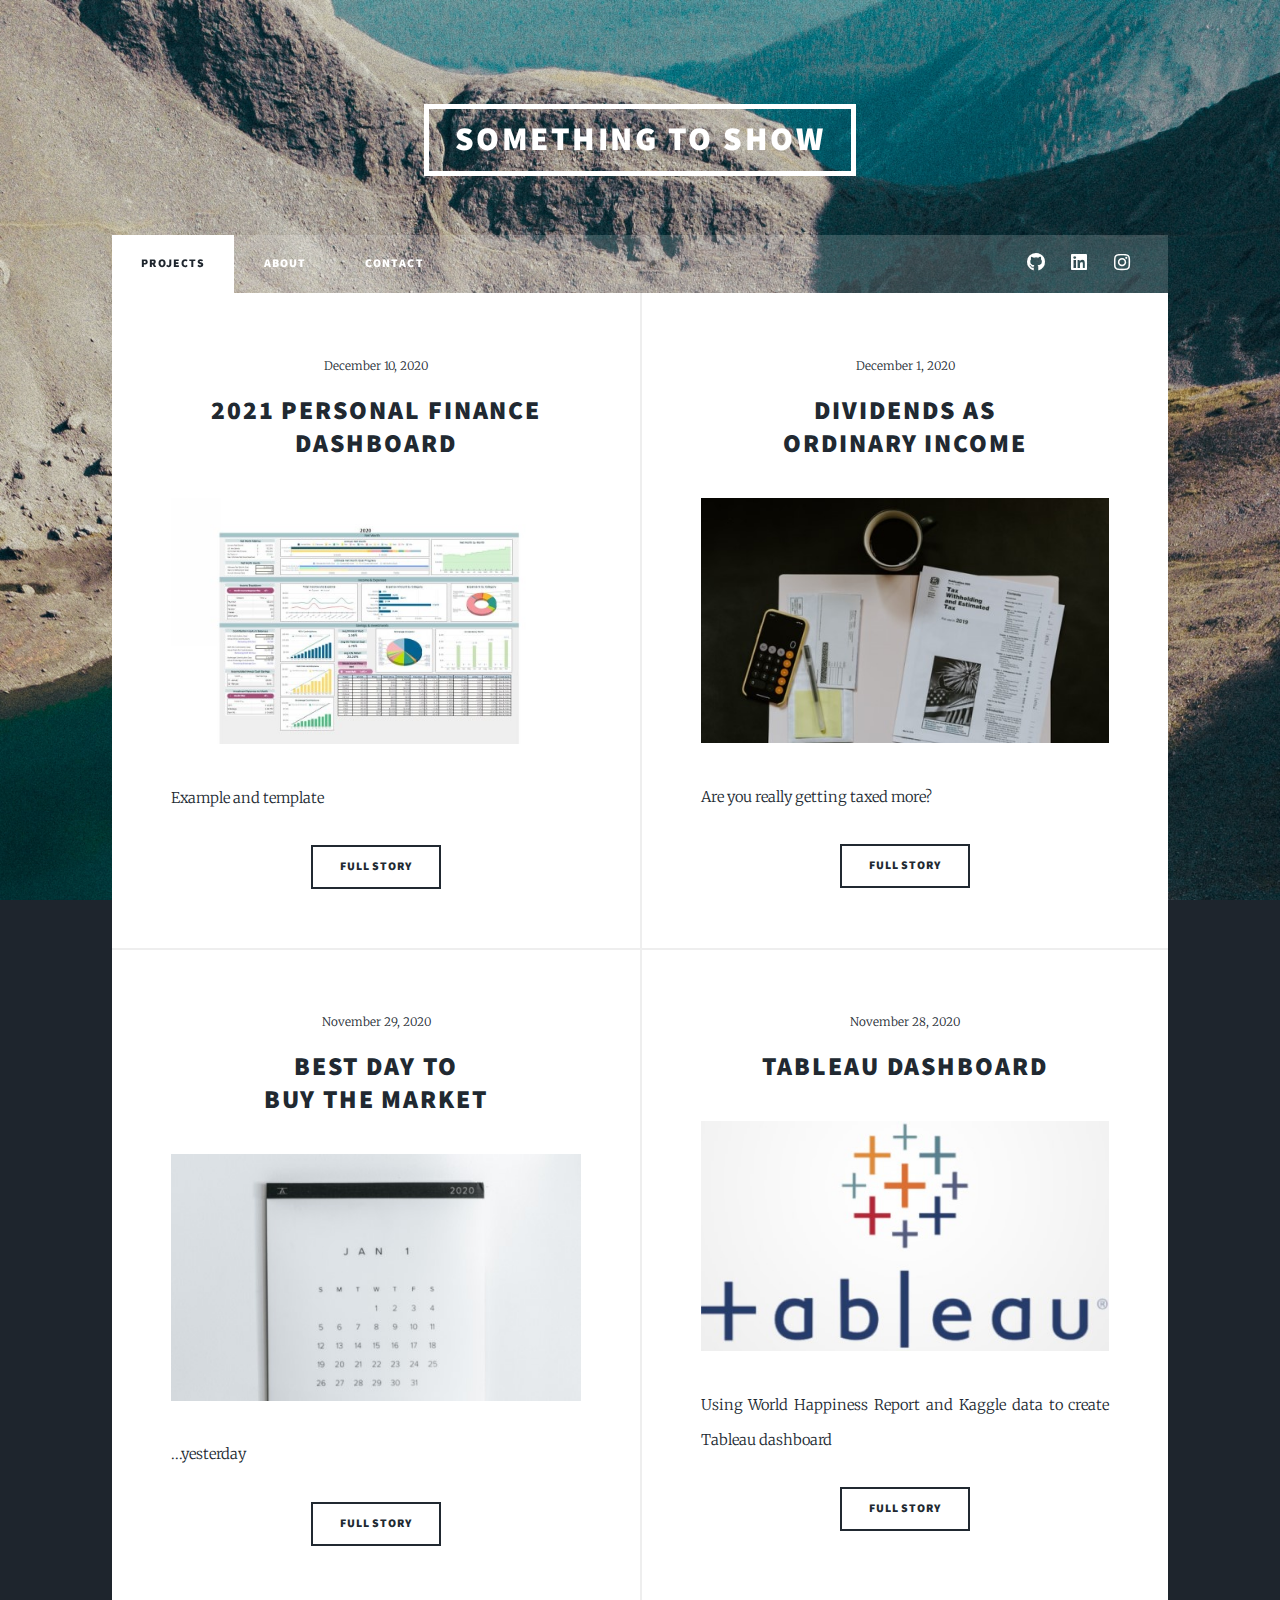
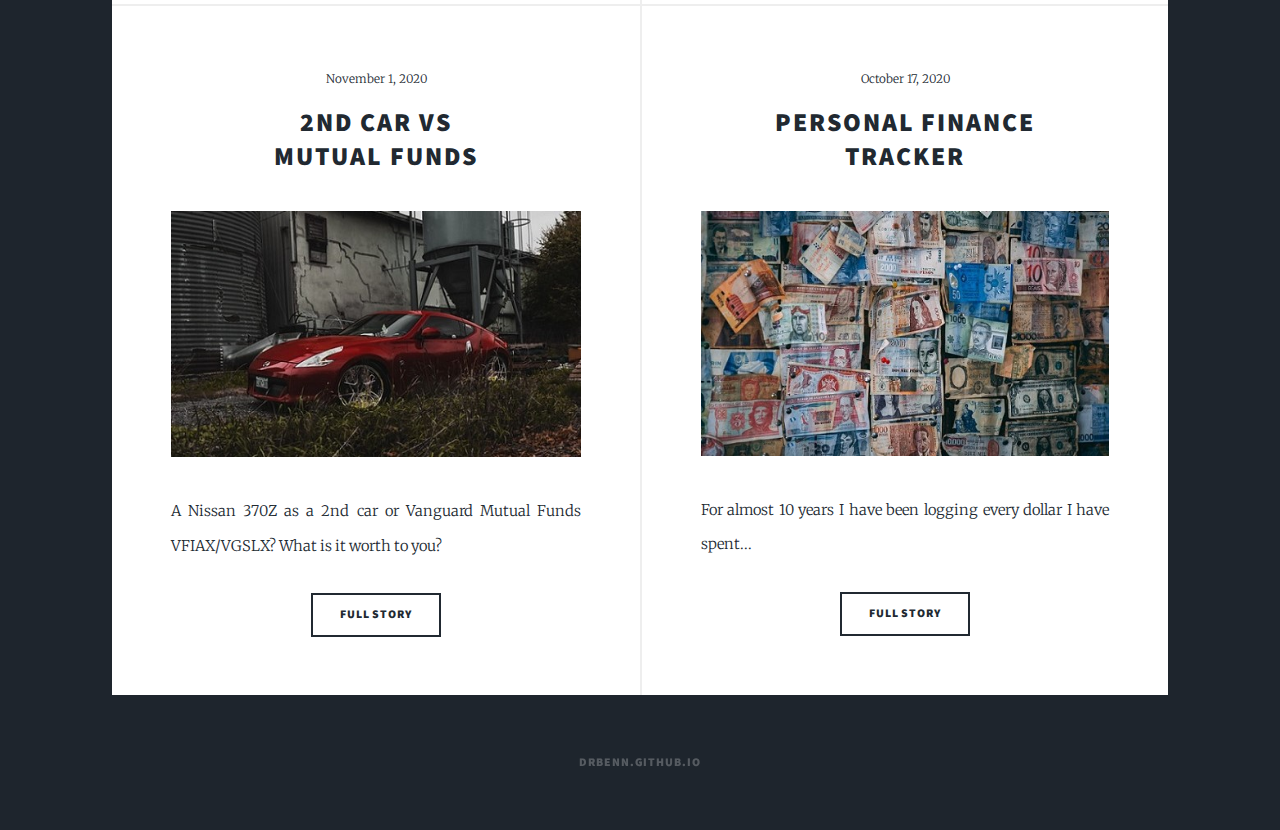
<file: index.html>
<!DOCTYPE HTML>
<!--
	Massively by HTML5 UP
	html5up.net | @ajlkn
	Free for personal and commercial use under the CCA 3.0 license (html5up.net/license)
-->
<html>
	<head>
		<title>drbenn Github - Home/Projects</title>
		<meta charset="utf-8" />
		<meta name="viewport" content="width=device-width, initial-scale=1, user-scalable=no" />
		<link rel="stylesheet" href="assets/css/main.css" />
		<noscript><link rel="stylesheet" href="assets/css/noscript.css" /></noscript>
		<link rel="icon" 
		type="image/png" 
		href="./images/favicon-32x32.png">
	</head>
	<body class="is-preload">

		<!-- Wrapper -->
			<div id="wrapper">

				<!-- Header -->
					<header id="header">
						<a href="index.html" class="logo">Something to Show</a>
					</header>

				<!-- Nav -->
					<nav id="nav">
						<ul class="links">
<!-- 							<li><a href="index.html">Home</a></li> -->
							<li class="active"><a href="index.html">Projects</a></li>
<!-- 							<li><a href="pf.html">Personal Finance</a></li> -->
							<li><a href="about.html">About</a></li>
							<li><a href="contact.html">Contact</a></li>
						</ul>
						<ul class="icons">

<!-- 							<li><a href="#" class="icon brands fa-facebook-f"><span class="label">Facebook</span></a></li> -->
							<li><a href="https://github.com/drbenn" class="icon brands fa-github"><span class="label">GitHub</span></a></li>
							<li><a href="https://www.linkedin.com/in/bennettdanielr" class="icon brands fa-linkedin"><span class="label">LinkedIn</span></a></li>
							<li><a href="https://www.instagram.com/dben00/" class="icon brands fa-instagram"><span class="label">Instagram</span></a></li>
						</ul>
					</nav>

				<!-- Main -->
					<div id="main">

						<!-- Post -->
<!-- 							<section class="post"> -->
<!-- 								<header class="major"> -->
<!-- 									<span class="date"><hr></span> -->
									<!-- <h1>An intro<br /> -->
<!-- 									</h1> -->
<!-- 									<p>Aenean ornare velit lacus varius enim ullamcorper proin aliquam<br />
									facilisis ante sed etiam magna interdum congue. Lorem ipsum dolor<br />
									amet nullam sed etiam veroeros.</p> -->
<!-- 								</header> -->
<!-- 								<div class="image main"><img src="images/pic01-p.jpg" alt="" /></div>
								<p>Yes, things will be placed here. I promise.</p>

							</section> -->

							<section class="posts">
								<article>
									<header>
										<span class="date">December 10, 2020</span>
										<h2><a href="pfd2021-12-10-20.html">2021 Personal Finance<br />
										Dashboard</a></h2>
									</header>
									<a href="pfd2021-12-10-20.html" class="image fit"><img src="images/preview/12-10-20-p.jpg" alt="" /></a>
									<p>Example and template</p>
									<ul class="actions special">
										<li><a href="pfd2021-12-10-20.html" class="button">Full Story</a></li>
									</ul>
								</article>
								<article>
									<header>
										<span class="date">December 1, 2020</span>
										<h2><a href="def-12-1-20.html">Dividends as<br />
										Ordinary Income</a></h2>
									</header>
									<a href="def-12-1-20.html" class="image fit"><img src="images/preview/12-1-20-p.jpg" alt="" /></a>
									<p>Are you really getting taxed more?</p>
									<ul class="actions special">
										<li><a href="def-12-1-20.html" class="button">Full Story</a></li>
									</ul>
								</article>
								<article>
									<header>
										<span class="date">November 29, 2020</span>
										<h2><a href="bdtb-11-29-20.html">Best Day to<br />
										Buy the Market</a></h2>
									</header>
									<a href="bdtb-11-29-20.html" class="image fit"><img src="images/preview/11-29-20-p.jpg" alt="" /></a>
									<p>...yesterday</p>
									<ul class="actions special">
										<li><a href="bdtb-11-29-20.html" class="button">Full Story</a></li>
									</ul>
								</article>
								<article>
									<header>
										<span class="date">November 28, 2020</span>
										<h2><a href="tabd-11-28-20.html">Tableau Dashboard</a></h2>
									</header>
									<a href="tabd-11-28-20.html" class="image fit"><img src="images/preview/11-28-20-p.jpg" alt="" /></a>
									<p>Using World Happiness Report and Kaggle data to create Tableau dashboard</p>
									<ul class="actions special">
										<li><a href="tabd-11-28-20.html" class="button">Full Story</a></li>
									</ul>
								</article>
								<article>
									<header>
										<span class="date">November 1, 2020</span>
										<h2><a href="2vmf-11-1-20.html">2nd Car vs<br />
										Mutual Funds</a></h2>
									</header>
									<a href="2vmf-11-1-20.html" class="image fit"><img src="images/preview/10-17-20-p.jpg" alt="" /></a>
									<p>A Nissan 370Z as a 2nd car or Vanguard Mutual Funds VFIAX/VGSLX? What is it worth to you?</p>
									<ul class="actions special">
										<li><a href="2vmf-11-1-20.html" class="button">Full Story</a></li>
									</ul>
								</article>
								<article>
									<header>
										<span class="date">October 17, 2020</span>
										<h2><a href="pft-10-17-20.html">Personal Finance<br />
										Tracker</a></h2>
									</header>
									<a href="pft-10-17-20.html" class="image fit"><img src="images/preview/11-1-20-p.jpg" alt="" /></a>
									<p>For almost 10 years I have been logging every dollar I have spent...</p>
									<ul class="actions special">
										<li><a href="pft-10-17-20.html" class="button">Full Story</a></li>
									</ul>
								</article>
					</div>

				<!-- Footer -->
<!-- 					<footer id="footer">
						<section>
							<form method="post" action="#">
								<div class="fields">
									<div class="field">
										<label for="name">Name</label>
										<input type="text" name="name" id="name" />
									</div>
									<div class="field">
										<label for="email">Email</label>
										<input type="text" name="email" id="email" />
									</div>
									<div class="field">
										<label for="message">Message</label>
										<textarea name="message" id="message" rows="3"></textarea>
									</div>
								</div>
								<ul class="actions">
									<li><input type="submit" value="Send Message" /></li>
								</ul>
							</form>
						</section>
						<section class="split contact">
							<section class="alt">
								<h3>Address</h3>
								<p>1234 Somewhere Road #87257<br />
								Nashville, TN 00000-0000</p>
							</section>
							<section>
								<h3>Phone</h3>
								<p><a href="#">(000) 000-0000</a></p>
							</section>
							<section>
								<h3>Email</h3>
								<p><a href="#">info@untitled.tld</a></p>
							</section>
							<section>
								<h3>Social</h3>
								<ul class="icons alt">
									<li><a href="#" class="icon brands alt fa-twitter"><span class="label">Twitter</span></a></li>
									<li><a href="#" class="icon brands alt fa-facebook-f"><span class="label">Facebook</span></a></li>
									<li><a href="#" class="icon brands alt fa-instagram"><span class="label">Instagram</span></a></li>
									<li><a href="#" class="icon brands alt fa-github"><span class="label">GitHub</span></a></li>
								</ul>
							</section>
						</section>
					</footer> -->

				<!-- Copyright -->
					<div id="copyright">
						<ul><li><!-- &copy;  -->drbenn.github.io</li>
<!-- 						<li>Design: <a href="https://html5up.net">HTML5 UP</a></li></ul> -->
					</div>

			</div>

		<!-- Scripts -->
			<script src="assets/js/jquery.min.js"></script>
			<script src="assets/js/jquery.scrollex.min.js"></script>
			<script src="assets/js/jquery.scrolly.min.js"></script>
			<script src="assets/js/browser.min.js"></script>
			<script src="assets/js/breakpoints.min.js"></script>
			<script src="assets/js/util.js"></script>
			<script src="assets/js/main.js"></script>

	</body>
</html>
</file>
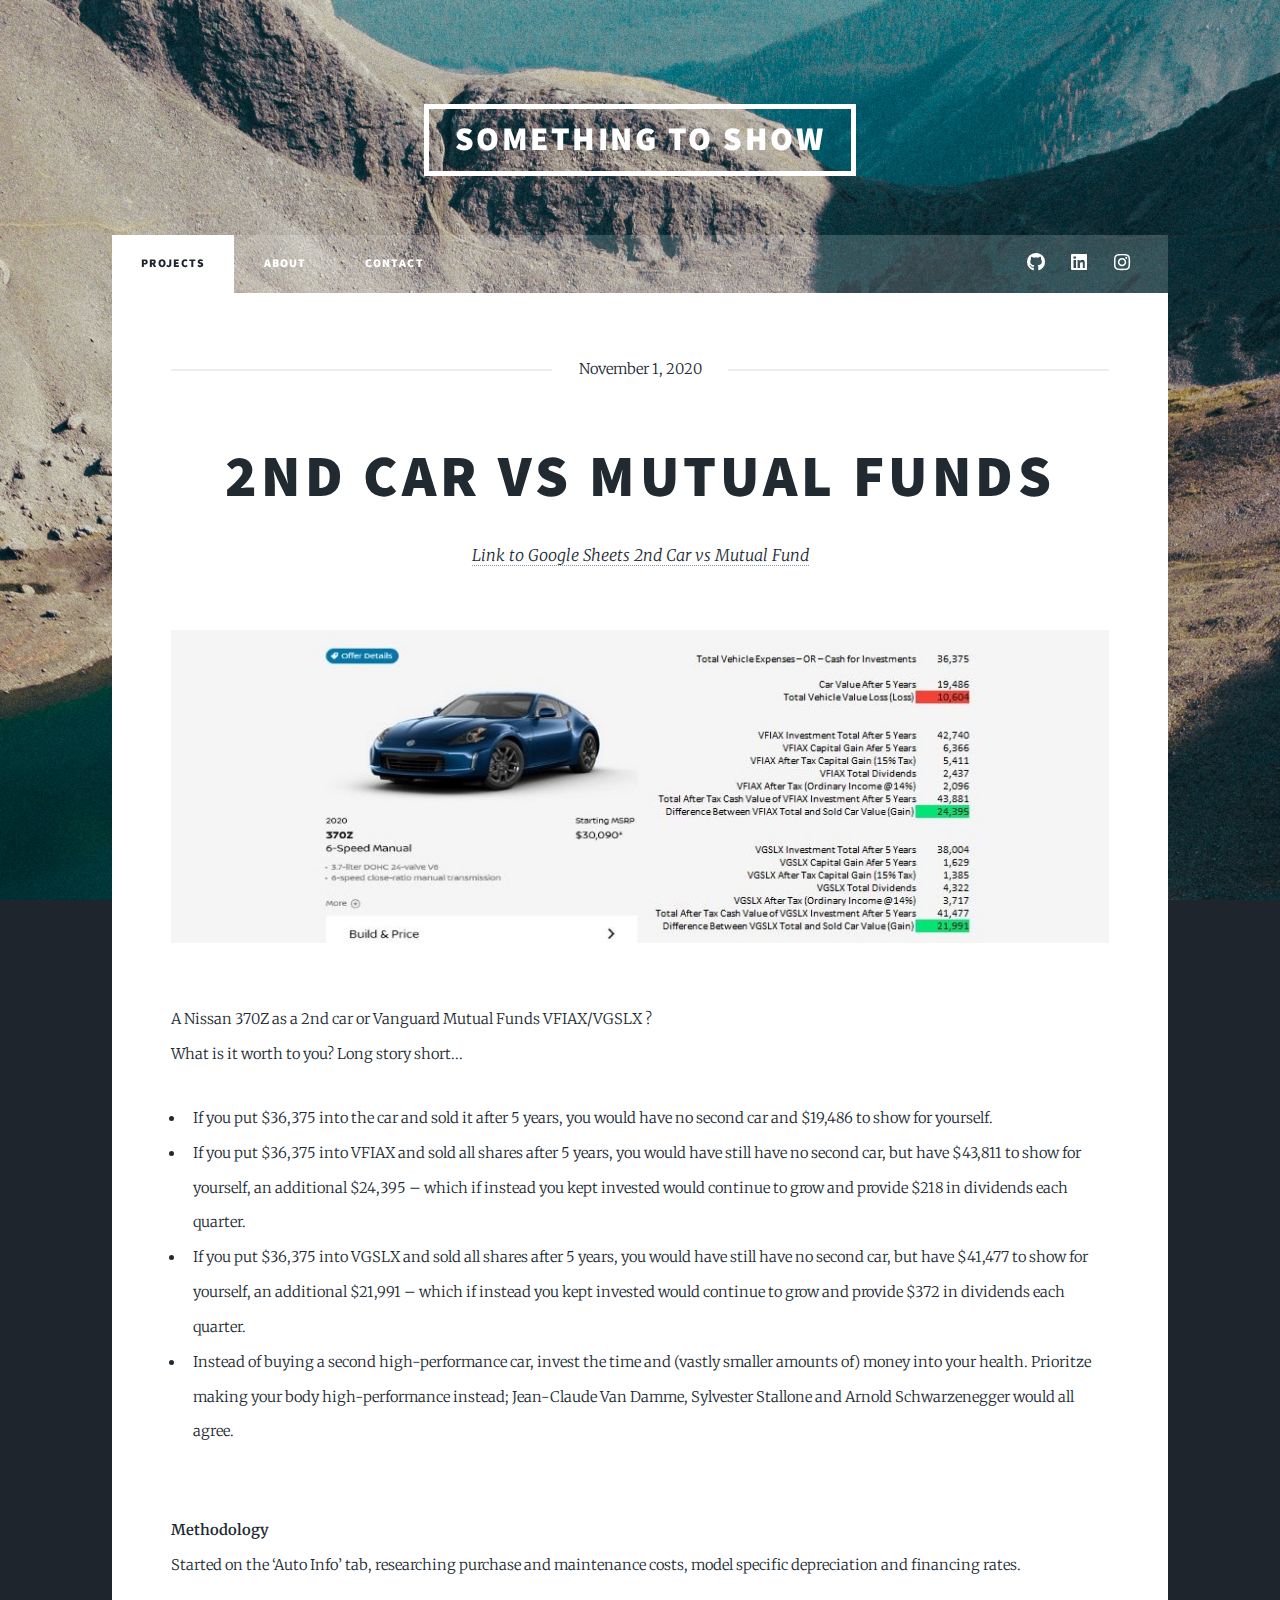
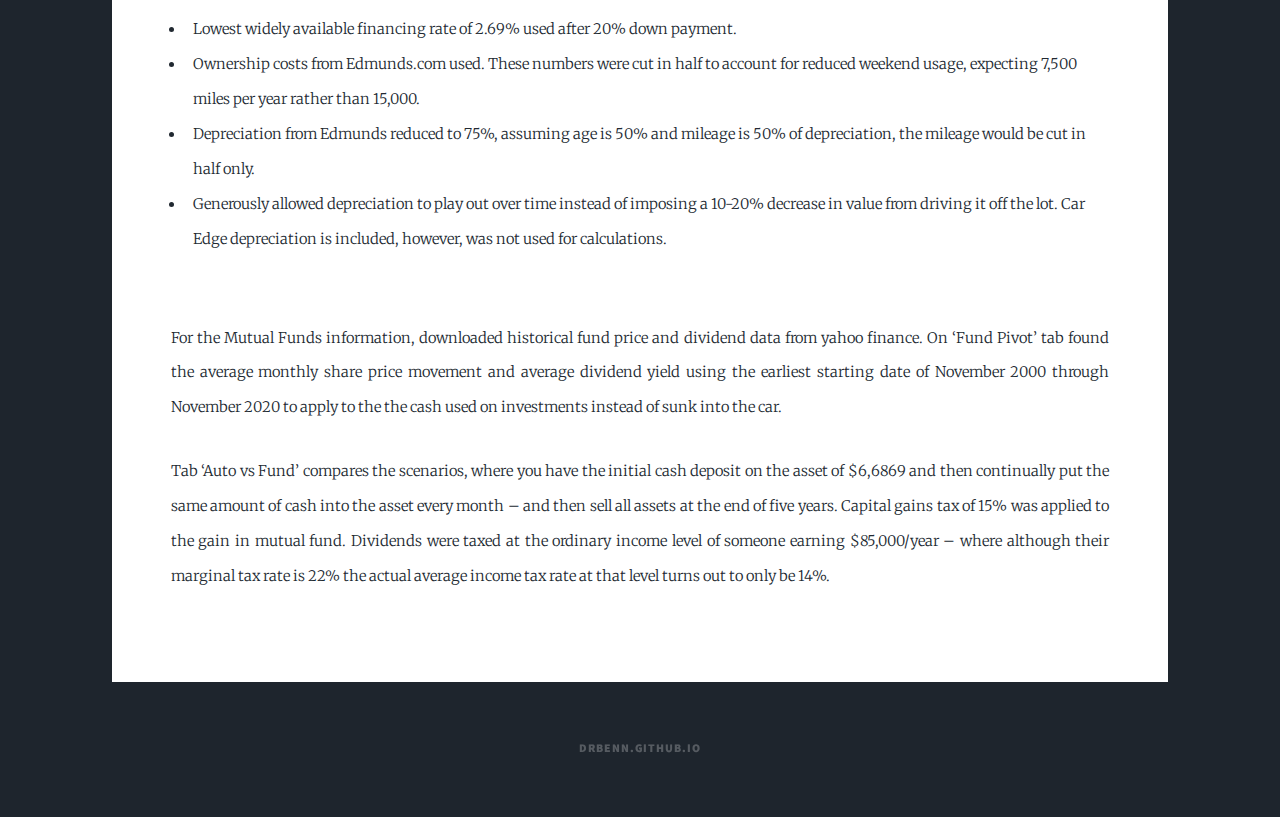
<file: 2vmf-11-1-20.html>
<!DOCTYPE HTML>
<!--
	Massively by HTML5 UP
	html5up.net | @ajlkn
	Free for personal and commercial use under the CCA 3.0 license (html5up.net/license)
-->
<html>
	<head>
		<title>drbenn Github - 2nd Car vs Mutual Funds</title>
		<meta charset="utf-8" />
		<meta name="viewport" content="width=device-width, initial-scale=1, user-scalable=no" />
		<link rel="stylesheet" href="assets/css/main.css" />
		<noscript><link rel="stylesheet" href="assets/css/noscript.css" /></noscript>
		<link rel="icon" 
		type="image/png" 
		href="./images/favicon-32x32.png">
	</head>
	<body class="is-preload">

		<!-- Wrapper -->
			<div id="wrapper">

				<!-- Header -->
					<header id="header">
						<a href="index.html" class="logo">Something to Show</a>
					</header>

				<!-- Nav -->
					<nav id="nav">
						<ul class="links">
<!-- 							<li><a href="index.html">Home</a></li> -->
							<li class="active"><a href="index.html">Projects</a></li>
<!-- 							<li><a href="pf.html">Personal Finance</a></li> -->
							<li><a href="about.html">About</a></li>
							<li><a href="contact.html">Contact</a></li>
						</ul>
						<ul class="icons">

<!-- 							<li><a href="#" class="icon brands fa-facebook-f"><span class="label">Facebook</span></a></li> -->
							<li><a href="https://github.com/drbenn" class="icon brands fa-github"><span class="label">GitHub</span></a></li>
							<li><a href="https://www.linkedin.com/in/bennettdanielr" class="icon brands fa-linkedin"><span class="label">LinkedIn</span></a></li>
							<li><a href="https://www.instagram.com/dben00/" class="icon brands fa-instagram"><span class="label">Instagram</span></a></li>
						</ul>
					</nav>

				<!-- Main -->
					<div id="main">

						<!-- Post -->
							<section class="post">
								<header class="major">
									<span class="date">November 1, 2020</span>
									<h1>2nd Car vs Mutual Funds
									</h1>
									<p><a href="https://docs.google.com/spreadsheets/d/1Fh0HFVniXR58DLAjIW3hVjDib5-fKBlyEarlkb7JrLg/edit?usp=sharing">
									Link to Google Sheets 2nd Car vs Mutual Fund
									</a>
									<!-- <br />
									facilisis ante sed etiam magna interdum congue. Lorem ipsum dolor<br />
									amet nullam sed etiam veroeros. --></p>
								</header>
								<div class="image main"><img src="images/post/picPFcar-11-1-20.jpg" alt="" /></div>
								<p>A Nissan 370Z as a 2nd car or Vanguard Mutual Funds VFIAX/VGSLX ?
								<br>
								What is it worth to you? Long story short...
								</p>
								<p>
								<ul>
							    <li>If you put $36,375 into the car and sold it after 5 years, you would have no second car and $19,486 to show for yourself.
							    </li>

							    <li>If you put $36,375 into VFIAX and sold all shares after 5 years, you would have still have no second car, but have $43,811 to show for yourself, an additional $24,395 – which if instead you kept invested would continue to grow and provide $218 in dividends each quarter.
							    </li>

							    <li>If you put $36,375 into VGSLX and sold all shares after 5 years, you would have still have no second car, but have $41,477 to show for yourself, an additional $21,991 – which if instead you kept invested would continue to grow and provide $372 in dividends each quarter.
							    </li>

							    <li>Instead of buying a second high-performance car, invest the time and (vastly smaller amounts of) money into your health. Prioritze making your body high-performance instead; Jean-Claude Van Damme, Sylvester Stallone and Arnold Schwarzenegger would all agree.
							    </li> 
								</ul>
								</p>
								<br>
								<p>
								<b>Methodology</b>
								<br>
								Started on the ‘Auto Info’ tab, researching purchase and maintenance costs, model specific depreciation and financing rates. 
								<br>
								
								<ul>    	
							    <li>Lowest widely available financing rate of 2.69% used after 20% down payment.
							    </li>

							    <li>Ownership costs from Edmunds.com used. These numbers were cut in half to account for reduced weekend usage, expecting 7,500 miles per year rather than 15,000.
							    </li>

							    <li>Depreciation from Edmunds reduced to 75%, assuming age is 50% and mileage is 50% of depreciation, the mileage would be cut in half only.
							    </li>

							    <li>Generously allowed depreciation to play out over time instead of imposing a 10-20% decrease in value from driving it off the lot. Car Edge depreciation is included, however, was not used for calculations.
							    </li>
								</ul>
				    			<br>



								<p>
								For the Mutual Funds information, downloaded historical fund price and dividend data from yahoo finance. On ‘Fund Pivot’ tab found the average monthly share price movement and average dividend yield using the earliest starting date of November 2000 through November 2020 to apply to the the cash used on investments instead of sunk into the car.
								</p>
								<p>
								Tab ‘Auto vs Fund’ compares the scenarios, where you have the initial cash deposit on the asset of $6,6869 and then continually put the same amount of cash into the asset every month – and then sell all assets at the end of five years. Capital gains tax of 15% was applied to the gain in mutual fund. Dividends were taxed at the ordinary income level of someone earning $85,000/year – where although their marginal tax rate is 22% the actual average income tax rate at that level turns out to only be 14%.
								</p> 
							</p>
							</section>

					</div>

				<!-- Footer -->
<!-- 					<footer id="footer">
						<section>
							<form method="post" action="#">
								<div class="fields">
									<div class="field">
										<label for="name">Name</label>
										<input type="text" name="name" id="name" />
									</div>
									<div class="field">
										<label for="email">Email</label>
										<input type="text" name="email" id="email" />
									</div>
									<div class="field">
										<label for="message">Message</label>
										<textarea name="message" id="message" rows="3"></textarea>
									</div>
								</div>
								<ul class="actions">
									<li><input type="submit" value="Send Message" /></li>
								</ul>
							</form>
						</section>
						<section class="split contact">
							<section class="alt">
								<h3>Address</h3>
								<p>1234 Somewhere Road #87257<br />
								Nashville, TN 00000-0000</p>
							</section>
							<section>
								<h3>Phone</h3>
								<p><a href="#">(000) 000-0000</a></p>
							</section>
							<section>
								<h3>Email</h3>
								<p><a href="#">info@untitled.tld</a></p>
							</section>
							<section>
								<h3>Social</h3>
								<ul class="icons alt">
									<li><a href="#" class="icon brands alt fa-twitter"><span class="label">Twitter</span></a></li>
									<li><a href="#" class="icon brands alt fa-facebook-f"><span class="label">Facebook</span></a></li>
									<li><a href="#" class="icon brands alt fa-instagram"><span class="label">Instagram</span></a></li>
									<li><a href="#" class="icon brands alt fa-github"><span class="label">GitHub</span></a></li>
								</ul>
							</section>
						</section>
					</footer> -->

				<!-- Copyright -->
					<div id="copyright">
						<ul><li><!-- &copy;  -->drbenn.github.io</li>
<!-- 						<li>Design: <a href="https://html5up.net">HTML5 UP</a></li></ul> -->
					</div>

			</div>

		<!-- Scripts -->
			<script src="assets/js/jquery.min.js"></script>
			<script src="assets/js/jquery.scrollex.min.js"></script>
			<script src="assets/js/jquery.scrolly.min.js"></script>
			<script src="assets/js/browser.min.js"></script>
			<script src="assets/js/breakpoints.min.js"></script>
			<script src="assets/js/util.js"></script>
			<script src="assets/js/main.js"></script>

	</body>
</html>
</file>
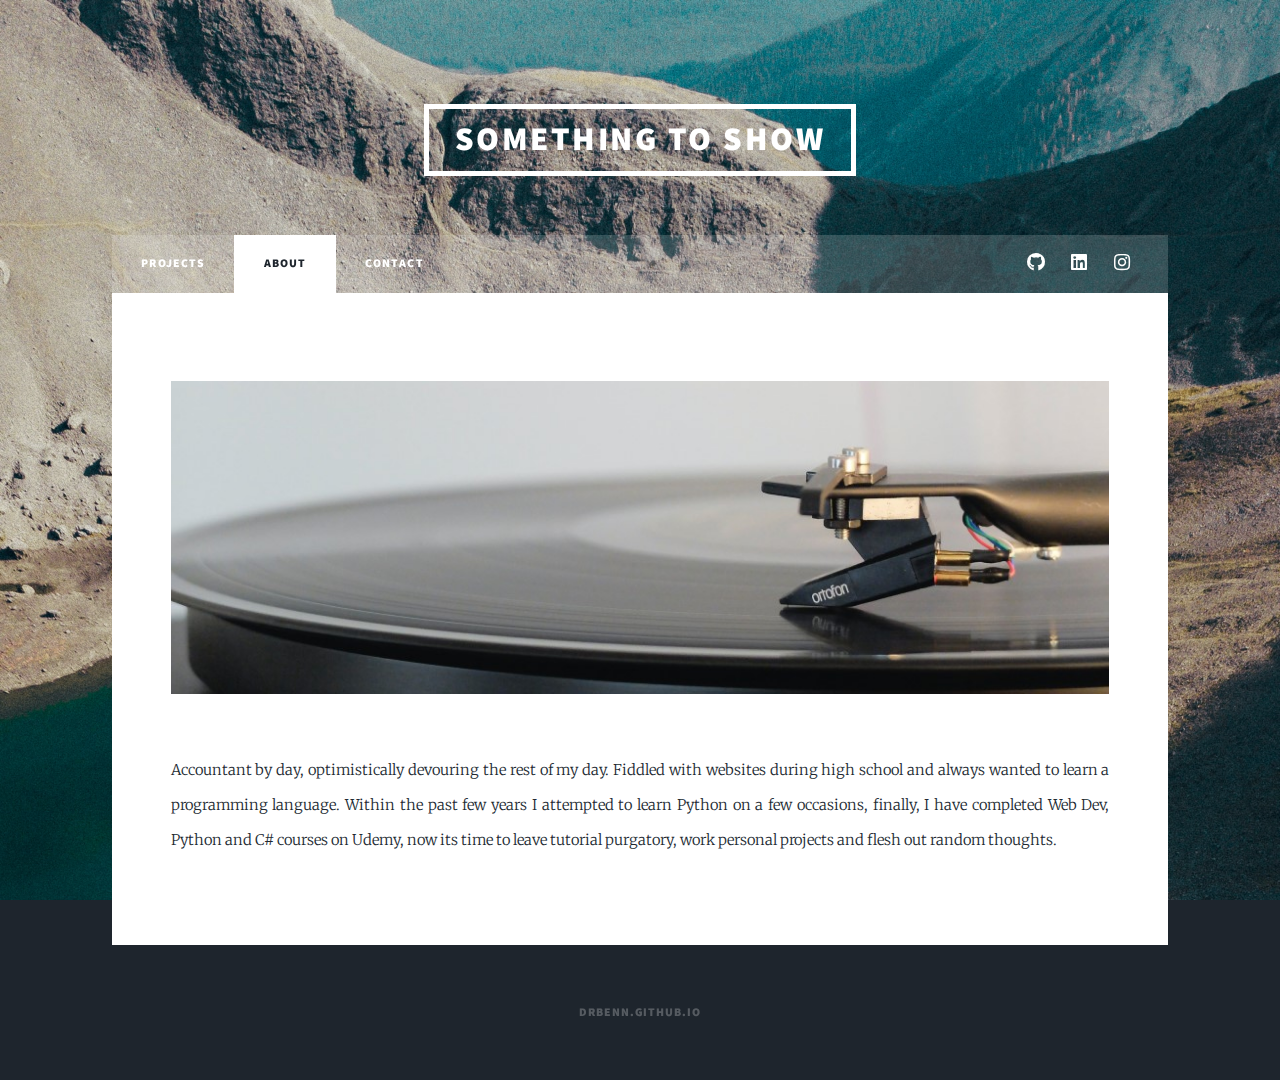
<file: about.html>
<!DOCTYPE HTML>
<!--
	Massively by HTML5 UP
	html5up.net | @ajlkn
	Free for personal and commercial use under the CCA 3.0 license (html5up.net/license)
-->
<html>
	<head>
		<title>drbenn Github - About</title>
		<meta charset="utf-8" />
		<meta name="viewport" content="width=device-width, initial-scale=1, user-scalable=no" />
		<link rel="stylesheet" href="assets/css/main.css" />
		<noscript><link rel="stylesheet" href="assets/css/noscript.css" /></noscript>
		<link rel="icon" 
		type="image/png" 
		href="./images/favicon-32x32.png">
	</head>
	<body class="is-preload">

		<!-- Wrapper -->
			<div id="wrapper">

				<!-- Header -->
					<header id="header">
						<a href="index.html" class="logo">Something to Show</a>
					</header>

				<!-- Nav -->
					<nav id="nav">
						<ul class="links">
<!-- 							<li><a href="index.html">Home</a></li> -->
							<li><a href="index.html">Projects</a></li>
<!-- 							<li><a href="pf.html">Personal Finance</a></li> -->
							<li class="active"><a href="about.html">About</a></li>
							<li><a href="contact.html">Contact</a></li>
						</ul>
						<ul class="icons">

<!-- 							<li><a href="#" class="icon brands fa-facebook-f"><span class="label">Facebook</span></a></li> -->
							<li><a href="https://github.com/drbenn" class="icon brands fa-github"><span class="label">GitHub</span></a></li>
							<li><a href="https://www.linkedin.com/in/bennettdanielr" class="icon brands fa-linkedin"><span class="label">LinkedIn</span></a></li>
							<li><a href="https://www.instagram.com/dben00/" class="icon brands fa-instagram"><span class="label">Instagram</span></a></li>
						</ul>
					</nav>

				<!-- Main -->
					<div id="main">

						<!-- Post -->
							<section class="post">
<!-- 								<header class="major"> -->
<!-- 									<span class="date"><hr></span> -->
									<!-- <h1>An intro<br /> -->
<!-- 									</h1> -->
<!-- 									<p>Aenean ornare velit lacus varius enim ullamcorper proin aliquam<br />
									facilisis ante sed etiam magna interdum congue. Lorem ipsum dolor<br />
									amet nullam sed etiam veroeros.</p> -->
<!-- 								</header> -->
								<div class="image main"><img src="images/about.jpg" alt="" /></div>
								<p>Accountant by day, optimistically devouring the rest of my day. Fiddled with websites during high school and always wanted to learn a programming language. Within the past few years I attempted to learn Python on a few occasions, finally, I have completed Web Dev, Python and C# courses on Udemy, now its time to leave tutorial purgatory, work personal projects and flesh out random thoughts.</p>

							</section>

					</div>

				<!-- Footer -->
<!-- 					<footer id="footer">
						<section>
							<form method="post" action="#">
								<div class="fields">
									<div class="field">
										<label for="name">Name</label>
										<input type="text" name="name" id="name" />
									</div>
									<div class="field">
										<label for="email">Email</label>
										<input type="text" name="email" id="email" />
									</div>
									<div class="field">
										<label for="message">Message</label>
										<textarea name="message" id="message" rows="3"></textarea>
									</div>
								</div>
								<ul class="actions">
									<li><input type="submit" value="Send Message" /></li>
								</ul>
							</form>
						</section>
						<section class="split contact">
							<section class="alt">
								<h3>Address</h3>
								<p>1234 Somewhere Road #87257<br />
								Nashville, TN 00000-0000</p>
							</section>
							<section>
								<h3>Phone</h3>
								<p><a href="#">(000) 000-0000</a></p>
							</section>
							<section>
								<h3>Email</h3>
								<p><a href="#">info@untitled.tld</a></p>
							</section>
							<section>
								<h3>Social</h3>
								<ul class="icons alt">
									<li><a href="#" class="icon brands alt fa-twitter"><span class="label">Twitter</span></a></li>
									<li><a href="#" class="icon brands alt fa-facebook-f"><span class="label">Facebook</span></a></li>
									<li><a href="#" class="icon brands alt fa-instagram"><span class="label">Instagram</span></a></li>
									<li><a href="#" class="icon brands alt fa-github"><span class="label">GitHub</span></a></li>
								</ul>
							</section>
						</section>
					</footer> -->

				<!-- Copyright -->
					<div id="copyright">
						<ul><li><!-- &copy;  -->drbenn.github.io</li>
<!-- 						<li>Design: <a href="https://html5up.net">HTML5 UP</a></li></ul> -->
					</div>

			</div>

		<!-- Scripts -->
			<script src="assets/js/jquery.min.js"></script>
			<script src="assets/js/jquery.scrollex.min.js"></script>
			<script src="assets/js/jquery.scrolly.min.js"></script>
			<script src="assets/js/browser.min.js"></script>
			<script src="assets/js/breakpoints.min.js"></script>
			<script src="assets/js/util.js"></script>
			<script src="assets/js/main.js"></script>

	</body>
</html>
</file>
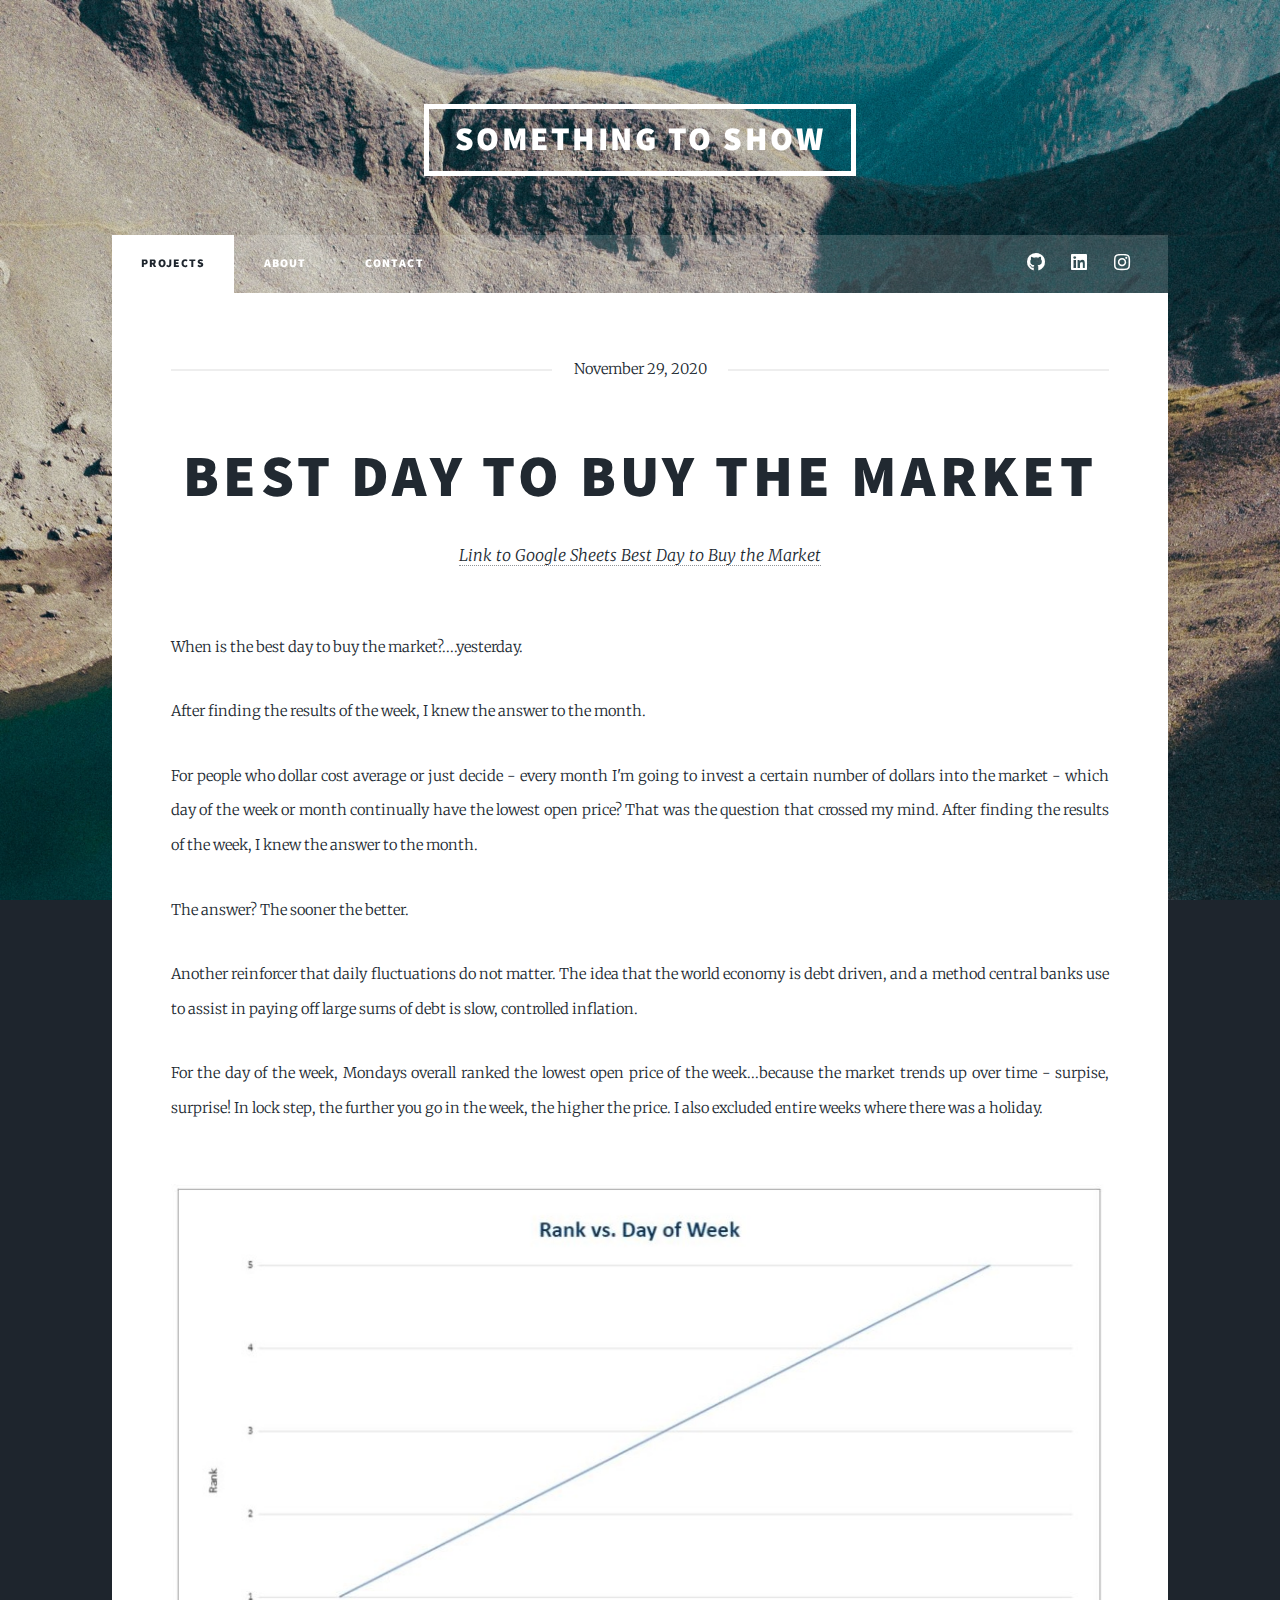
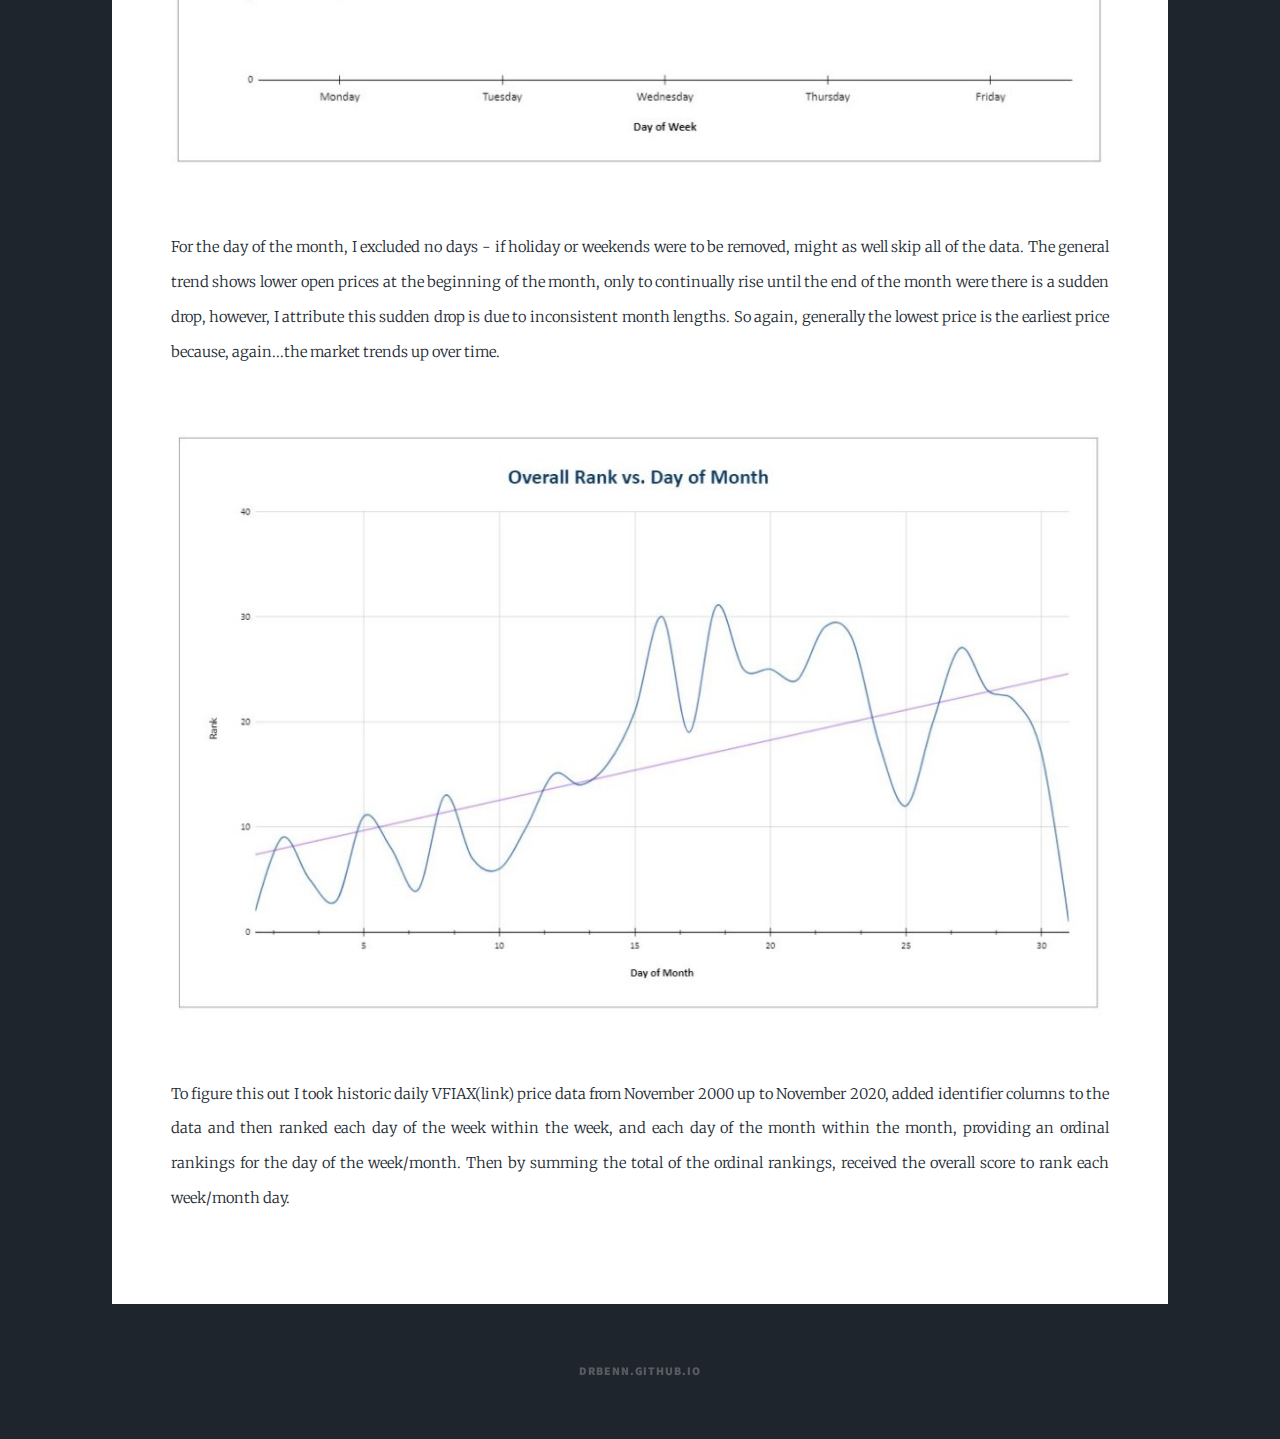
<file: bdtb-11-29-20.html>
<!DOCTYPE HTML>
<!--
	Massively by HTML5 UP
	html5up.net | @ajlkn
	Free for personal and commercial use under the CCA 3.0 license (html5up.net/license)
-->
<html>
	<head>
		<title>Best Day to Buy the Market</title>
		<meta charset="utf-8" />
		<meta name="viewport" content="width=device-width, initial-scale=1, user-scalable=no" />
		<link rel="stylesheet" href="assets/css/main.css" />
		<noscript><link rel="stylesheet" href="assets/css/noscript.css" /></noscript>
	</head>
	<body class="is-preload">

		<!-- Wrapper -->
			<div id="wrapper">

				<!-- Header -->
					<header id="header">
						<a href="index.html" class="logo">Something to Show</a>
					</header>

				<!-- Nav -->
					<nav id="nav">
						<ul class="links">
<!-- 							<li><a href="index.html">Home</a></li> -->
							<li class="active"><a href="index.html">Projects</a></li>
<!-- 							<li><a href="pf.html">Personal Finance</a></li> -->
							<li><a href="about.html">About</a></li>
							<li><a href="contact.html">Contact</a></li>
						</ul>
						<ul class="icons">

<!-- 							<li><a href="#" class="icon brands fa-facebook-f"><span class="label">Facebook</span></a></li> -->
							<li><a href="https://github.com/drbenn" class="icon brands fa-github"><span class="label">GitHub</span></a></li>
							<li><a href="https://www.linkedin.com/in/bennettdanielr" class="icon brands fa-linkedin"><span class="label">LinkedIn</span></a></li>
							<li><a href="https://www.instagram.com/dben00/" class="icon brands fa-instagram"><span class="label">Instagram</span></a></li>
						</ul>
					</nav>

				<!-- Main -->
					<div id="main">

						<!-- Post -->
							<section class="post">
								<header class="major">
									<span class="date">November 29, 2020</span>
									<h1>Best Day to Buy the Market
									</h1>
									<p><a href="https://docs.google.com/spreadsheets/d/1JPEU8DuSd9GiYKJGPpV57cErnFPcymTS9kcMCrI75qQ/edit?usp=sharing">
									Link to Google Sheets Best Day to Buy the Market
									</a>
									<!-- <br />
									facilisis ante sed etiam magna interdum congue. Lorem ipsum dolor<br />
									amet nullam sed etiam veroeros. --></p>
								</header>

								<p>When is the best day to buy the market?....yesterday.
								</p>
								<p>
								After finding the results of the week, I knew the answer to the month.
								</p>
								<p>
								For people who dollar cost average or just decide - every month I'm going to invest a certain number of dollars into the market - which day of the week or month continually have the lowest open price? That was the question that crossed my mind. After finding the results of the week, I knew the answer to the month.
								</p>
								<p>
								The answer? The sooner the better. 
								</p>
								<p>
								Another reinforcer that daily fluctuations do not matter. The idea that the world economy is debt driven, and a method central banks use to assist in paying off large sums of debt is slow, controlled inflation.
								</p> 
								<p>
								For the day of the week, Mondays overall ranked the lowest open price of the week...because the market trends up over time - surpise, surprise! In lock step, the further you go in the week, the higher the price. I also excluded entire weeks where there was a holiday.
								</p>
								<div class="image main"><img src="images/post/bdtb-11-29-20-week.jpg" alt="" /></div>
								<p>
								For the day of the month, I excluded no days - if holiday or weekends were to be removed, might as well skip all of the data. The general trend shows lower open prices at the beginning of the month, only to continually rise until the end of the month were there is a sudden drop, however, I attribute this sudden drop is due to inconsistent month lengths. So again, generally the lowest price is the earliest price because, again...the market trends up over time.
								</p>

								<div class="image main"><img src="images/post/bdtb-11-29-20-month.jpg" alt="" /></div>
								<p>
								To figure this out I took historic daily VFIAX(link) price data from November 2000 up to November 2020, added identifier columns to the data and then ranked each day of the week within the week, and each day of the month within the month, providing an ordinal rankings for the day of the week/month. Then by summing the total of the ordinal rankings, received the overall score to rank each week/month day.
								</p>


							</p>
							</section>

					</div>

				<!-- Footer -->
<!-- 					<footer id="footer">
						<section>
							<form method="post" action="#">
								<div class="fields">
									<div class="field">
										<label for="name">Name</label>
										<input type="text" name="name" id="name" />
									</div>
									<div class="field">
										<label for="email">Email</label>
										<input type="text" name="email" id="email" />
									</div>
									<div class="field">
										<label for="message">Message</label>
										<textarea name="message" id="message" rows="3"></textarea>
									</div>
								</div>
								<ul class="actions">
									<li><input type="submit" value="Send Message" /></li>
								</ul>
							</form>
						</section>
						<section class="split contact">
							<section class="alt">
								<h3>Address</h3>
								<p>1234 Somewhere Road #87257<br />
								Nashville, TN 00000-0000</p>
							</section>
							<section>
								<h3>Phone</h3>
								<p><a href="#">(000) 000-0000</a></p>
							</section>
							<section>
								<h3>Email</h3>
								<p><a href="#">info@untitled.tld</a></p>
							</section>
							<section>
								<h3>Social</h3>
								<ul class="icons alt">
									<li><a href="#" class="icon brands alt fa-twitter"><span class="label">Twitter</span></a></li>
									<li><a href="#" class="icon brands alt fa-facebook-f"><span class="label">Facebook</span></a></li>
									<li><a href="#" class="icon brands alt fa-instagram"><span class="label">Instagram</span></a></li>
									<li><a href="#" class="icon brands alt fa-github"><span class="label">GitHub</span></a></li>
								</ul>
							</section>
						</section>
					</footer> -->

				<!-- Copyright -->
					<div id="copyright">
						<ul><li><!-- &copy;  -->drbenn.github.io</li>
<!-- 						<li>Design: <a href="https://html5up.net">HTML5 UP</a></li></ul> -->
					</div>

			</div>

		<!-- Scripts -->
			<script src="assets/js/jquery.min.js"></script>
			<script src="assets/js/jquery.scrollex.min.js"></script>
			<script src="assets/js/jquery.scrolly.min.js"></script>
			<script src="assets/js/browser.min.js"></script>
			<script src="assets/js/breakpoints.min.js"></script>
			<script src="assets/js/util.js"></script>
			<script src="assets/js/main.js"></script>

	</body>
</html>
</file>
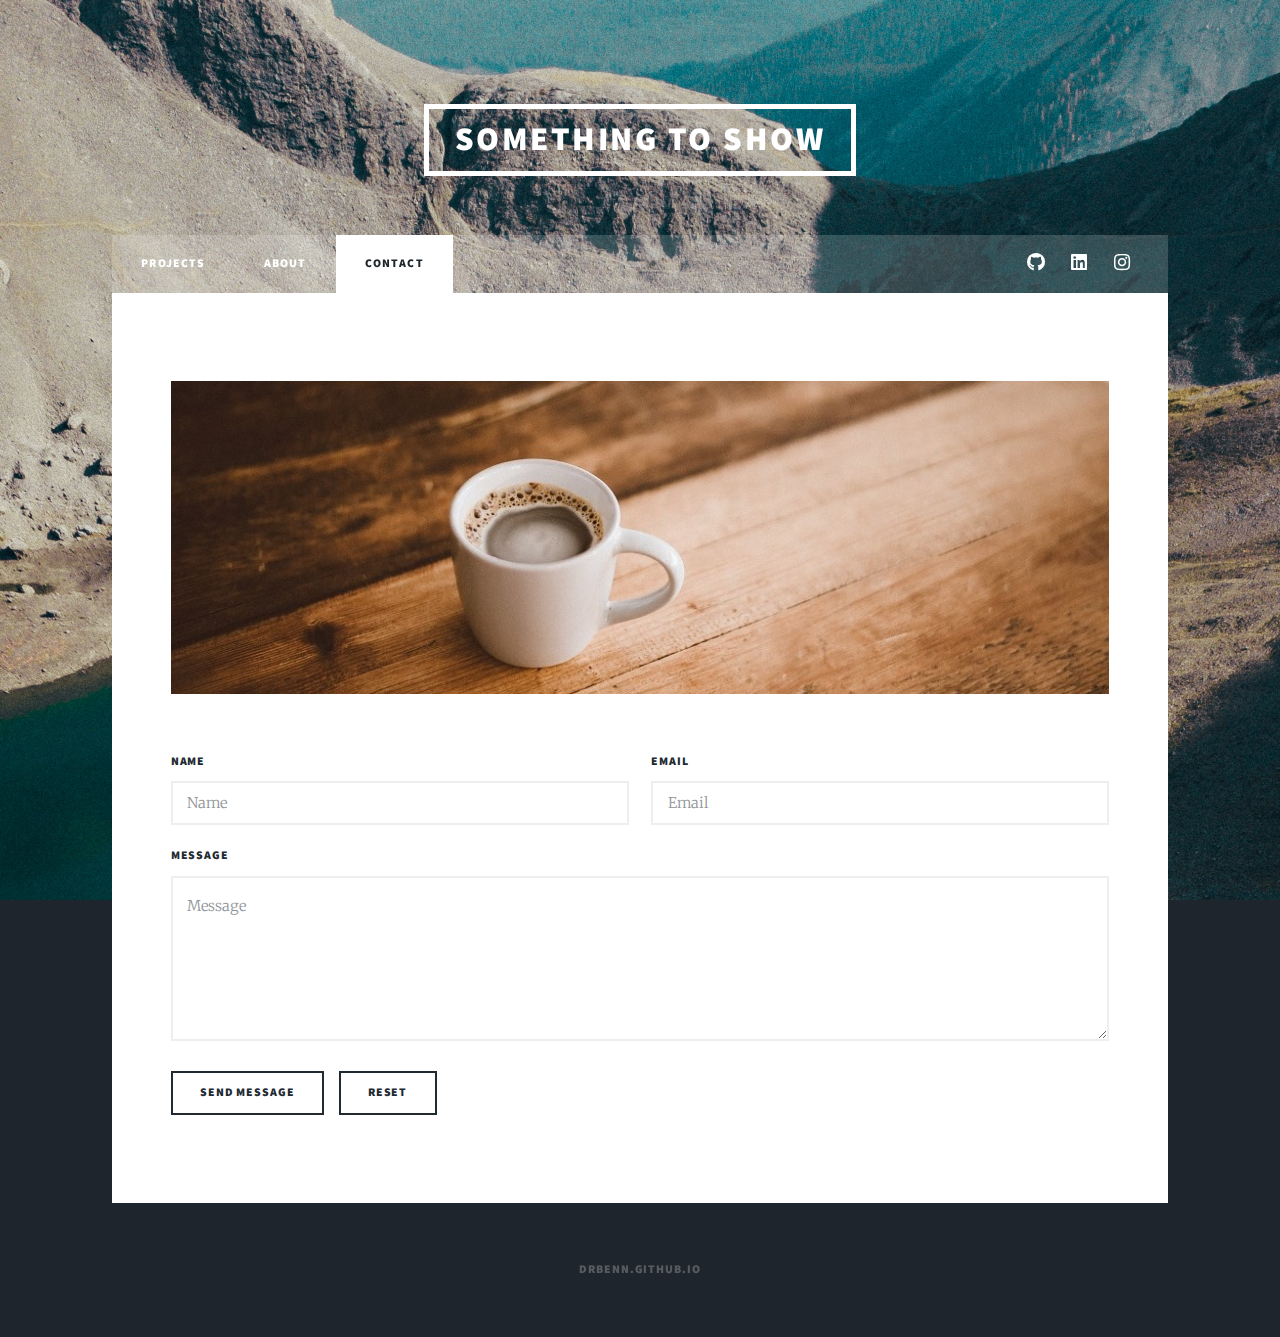
<file: contact.html>
<!DOCTYPE HTML>
<!--
	Massively by HTML5 UP
	html5up.net | @ajlkn
	Free for personal and commercial use under the CCA 3.0 license (html5up.net/license)
-->
<html>
	<head>
		<title>drbenn Github - About</title>
		<meta charset="utf-8" />
		<meta name="viewport" content="width=device-width, initial-scale=1, user-scalable=no" />
		<link rel="stylesheet" href="assets/css/main.css" />
		<noscript><link rel="stylesheet" href="assets/css/noscript.css" /></noscript>
		<link rel="icon" 
		type="image/png" 
		href="./images/favicon-32x32.png">
	</head>
	<body class="is-preload">

		<!-- Wrapper -->
			<div id="wrapper">

				<!-- Header -->
					<header id="header">
						<a href="index.html" class="logo">Something to Show</a>
					</header>

				<!-- Nav -->
					<nav id="nav">
						<ul class="links">
<!-- 							<li><a href="index.html">Home</a></li> -->
							<li><a href="index.html">Projects</a></li>
<!-- 							<li><a href="pf.html">Personal Finance</a></li> -->
							<li><a href="about.html">About</a></li>
							<li class="active"><a href="contact.html">Contact</a></li>
						</ul>
						<ul class="icons">

<!-- 							<li><a href="#" class="icon brands fa-facebook-f"><span class="label">Facebook</span></a></li> -->
							<li><a href="https://github.com/drbenn" class="icon brands fa-github"><span class="label">GitHub</span></a></li>
							<li><a href="https://www.linkedin.com/in/bennettdanielr" class="icon brands fa-linkedin"><span class="label">LinkedIn</span></a></li>
							<li><a href="https://www.instagram.com/dben00/" class="icon brands fa-instagram"><span class="label">Instagram</span></a></li>
						</ul>
					</nav>

				<!-- Main -->
					<div id="main">

						<!-- Post -->
							<section class="post">
<!-- 								<header class="major"> -->
<!-- 									<span class="date"><hr></span> -->
									<!-- <h1>An intro<br /> -->
<!-- 									</h1> -->
<!-- 									<p>Aenean ornare velit lacus varius enim ullamcorper proin aliquam<br />
									facilisis ante sed etiam magna interdum congue. Lorem ipsum dolor<br />
									amet nullam sed etiam veroeros.</p> -->
<!-- 								</header> -->
								<div class="image main"><img src="images/contact.jpg" alt="" /></div>
								<p>

								<form id="gform" method="POST" action="https://formspree.io/xlepqeby" class="pure-form pure-form-stacked" data-email="from_email@example.com"
      							action="">
									<div class="fields">
										<div class="field half">
											<label for="name">Name</label>
											<input type="text" name="name" id="name" placeholder="Name" />
										</div>
										<div class="field half">
											<label for="email">Email</label>
											<input type="text" name="email" id="email" placeholder="Email" />
										</div>
										<div class="field">
											<label for="message">Message</label>
											<textarea name="message" id="message" rows="4" placeholder="Message" ></textarea>
										</div>
									</div>
									<ul class="actions">
										<li><input type="submit" value="Send Message" class="special" /></li>
										<li><input type="reset" value="Reset" /></li>
									</ul>
								</form>									























								</p>

							</section>

					</div>

				<!-- Footer -->
<!-- 					<footer id="footer">
						<section>
							<form method="post" action="#">
								<div class="fields">
									<div class="field">
										<label for="name">Name</label>
										<input type="text" name="name" id="name" />
									</div>
									<div class="field">
										<label for="email">Email</label>
										<input type="text" name="email" id="email" />
									</div>
									<div class="field">
										<label for="message">Message</label>
										<textarea name="message" id="message" rows="3"></textarea>
									</div>
								</div>
								<ul class="actions">
									<li><input type="submit" value="Send Message" /></li>
								</ul>
							</form>
						</section>
						<section class="split contact">
							<section class="alt">
								<h3>Address</h3>
								<p>1234 Somewhere Road #87257<br />
								Nashville, TN 00000-0000</p>
							</section>
							<section>
								<h3>Phone</h3>
								<p><a href="#">(000) 000-0000</a></p>
							</section>
							<section>
								<h3>Email</h3>
								<p><a href="#">info@untitled.tld</a></p>
							</section>
							<section>
								<h3>Social</h3>
								<ul class="icons alt">
									<li><a href="#" class="icon brands alt fa-twitter"><span class="label">Twitter</span></a></li>
									<li><a href="#" class="icon brands alt fa-facebook-f"><span class="label">Facebook</span></a></li>
									<li><a href="#" class="icon brands alt fa-instagram"><span class="label">Instagram</span></a></li>
									<li><a href="#" class="icon brands alt fa-github"><span class="label">GitHub</span></a></li>
								</ul>
							</section>
						</section>
					</footer> -->

				<!-- Copyright -->
					<div id="copyright">
						<ul><li><!-- &copy;  -->drbenn.github.io</li>
<!-- 						<li>Design: <a href="https://html5up.net">HTML5 UP</a></li></ul> -->
					</div>

			</div>

		<!-- Scripts -->
			<script src="assets/js/jquery.min.js"></script>
			<script src="assets/js/jquery.scrollex.min.js"></script>
			<script src="assets/js/jquery.scrolly.min.js"></script>
			<script src="assets/js/browser.min.js"></script>
			<script src="assets/js/breakpoints.min.js"></script>
			<script src="assets/js/util.js"></script>
			<script src="assets/js/main.js"></script>

	</body>
</html>
</file>
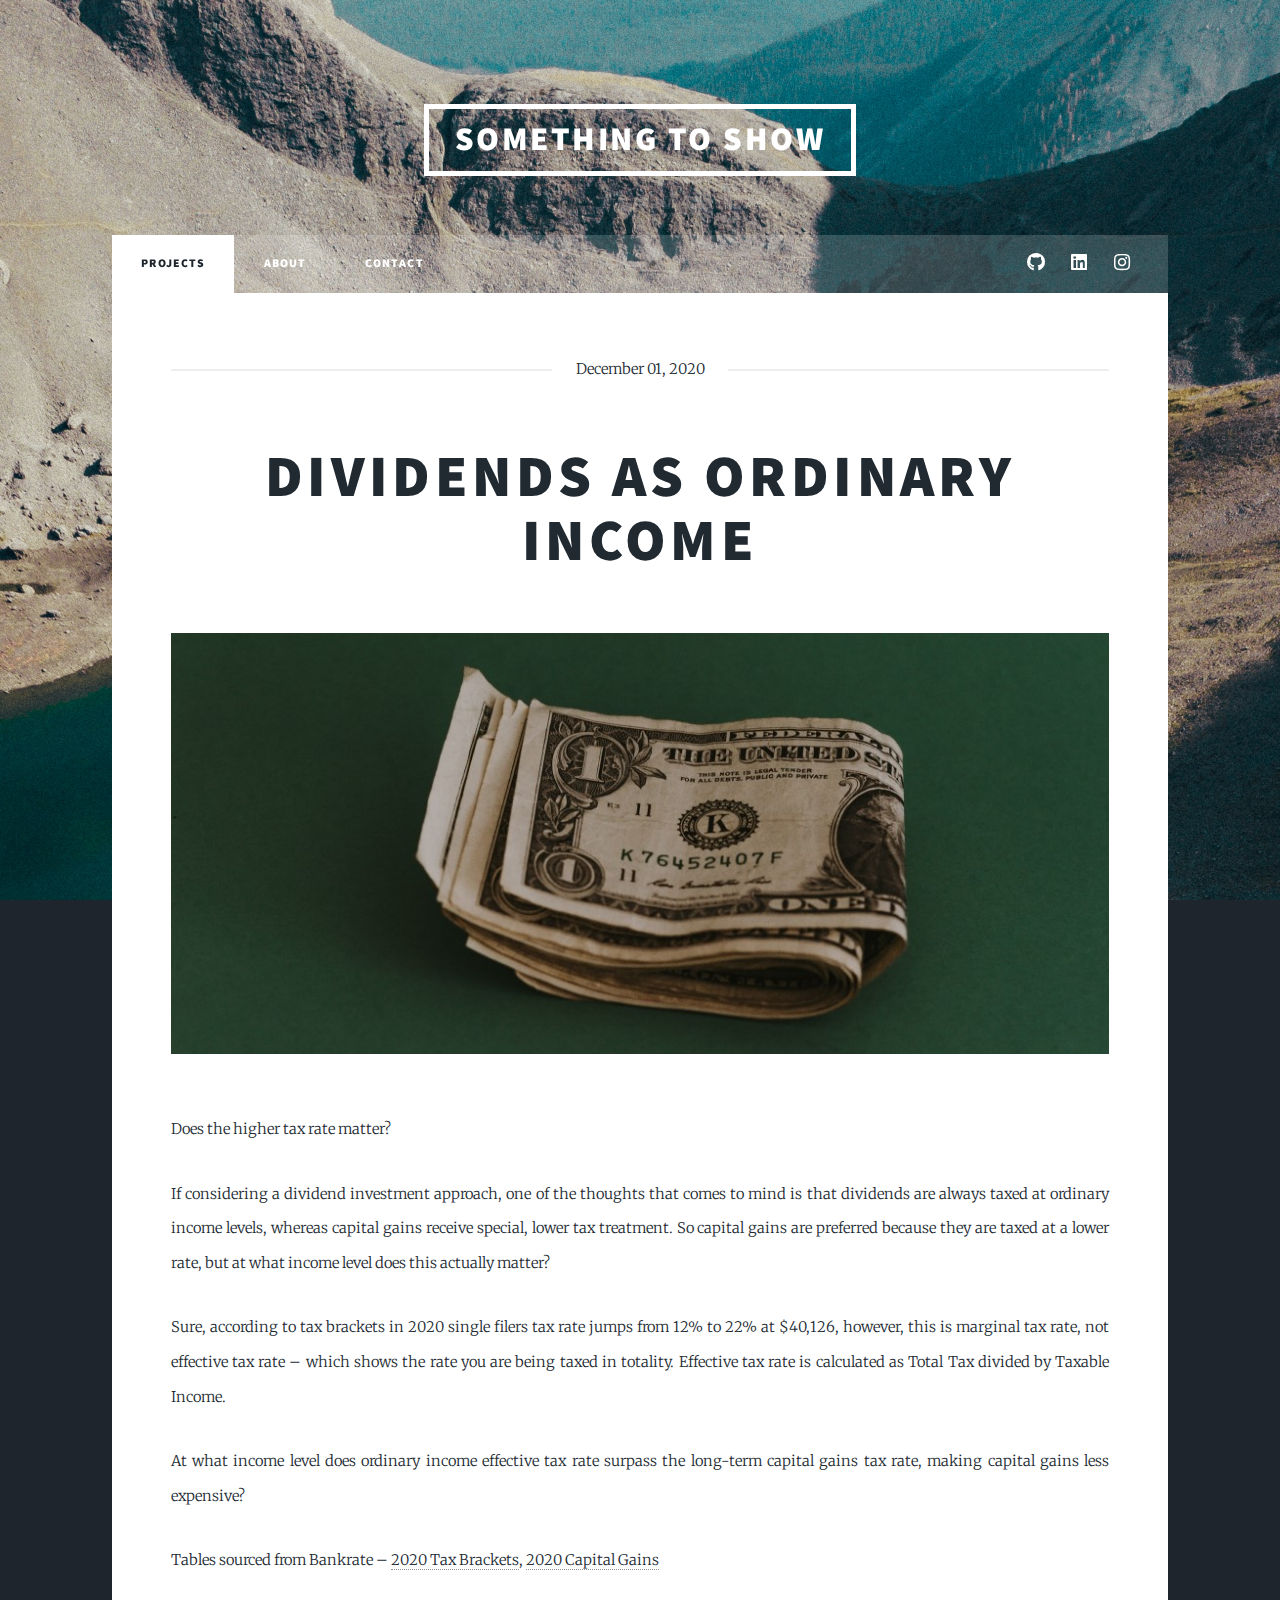
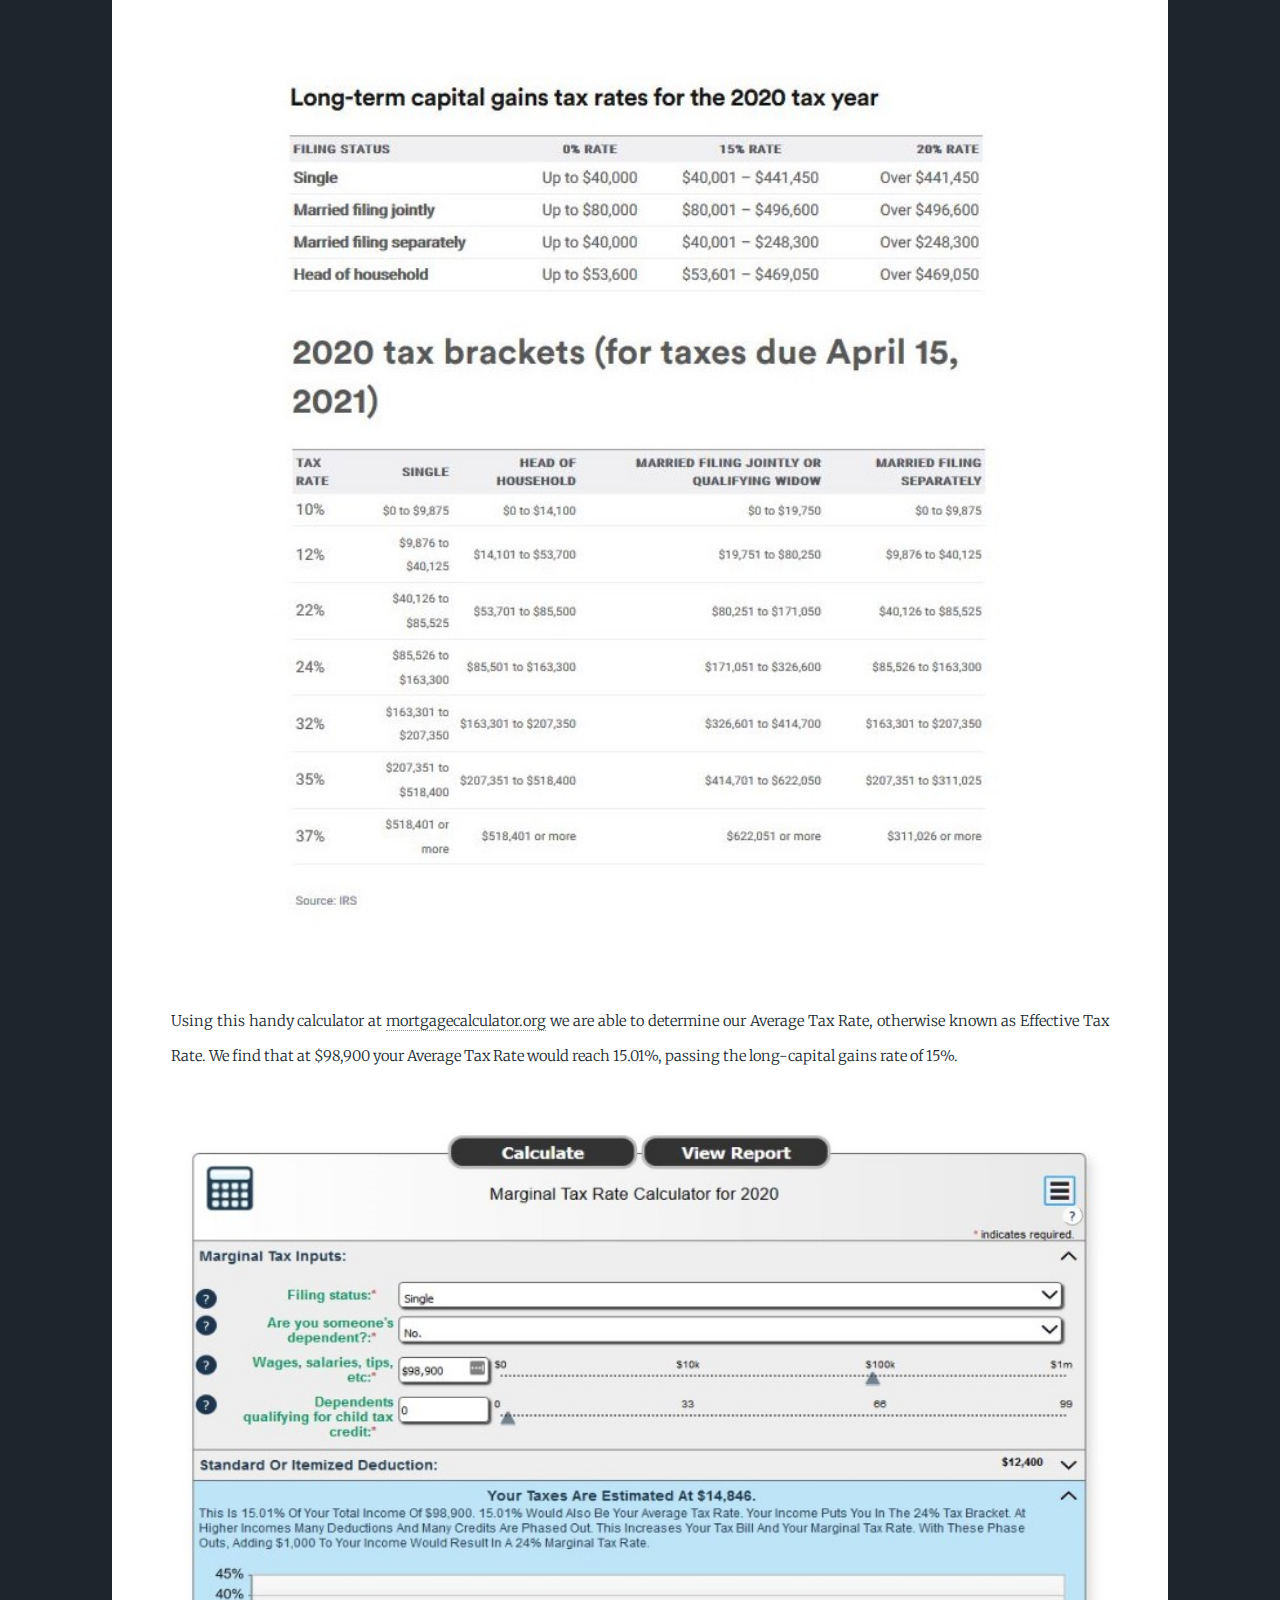
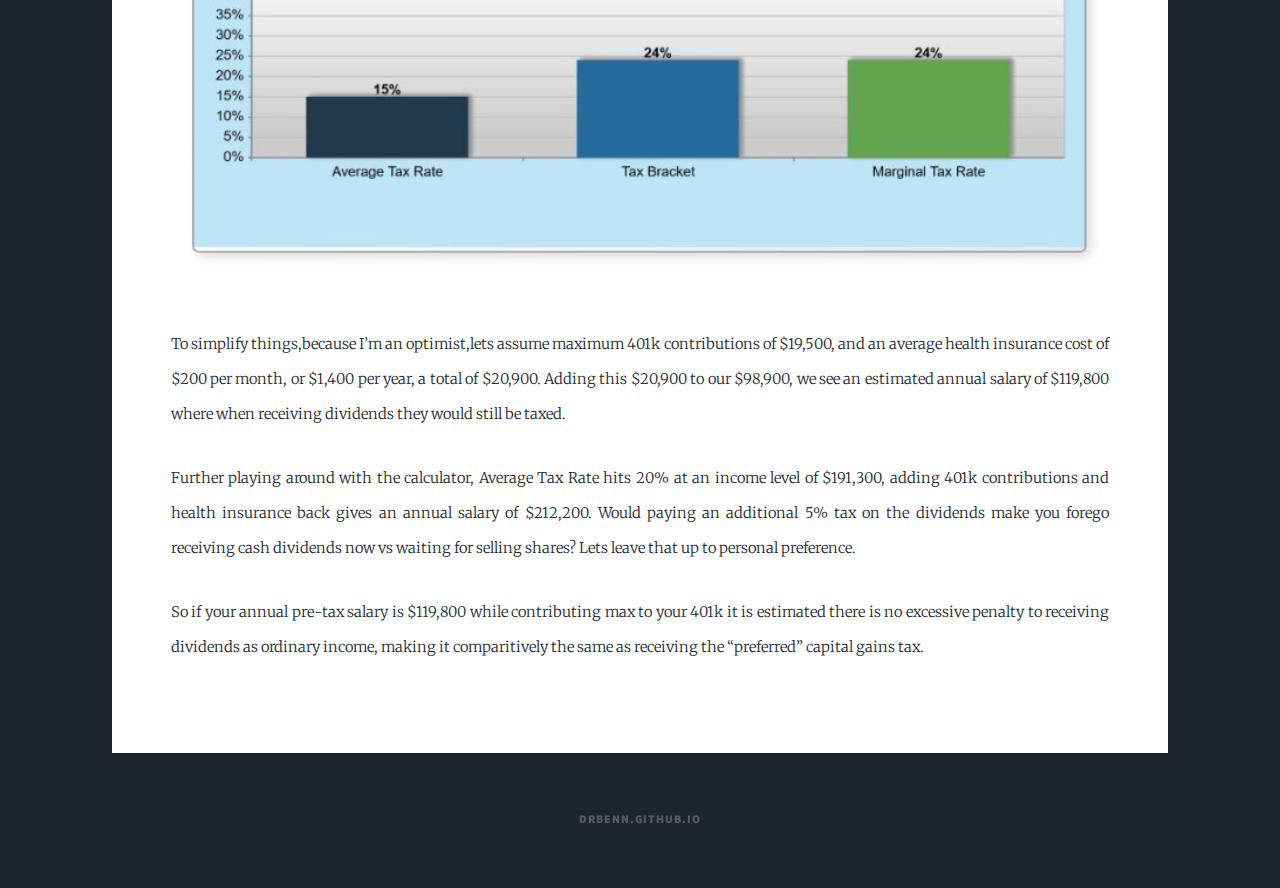
<file: def-12-1-20.html>
<!DOCTYPE HTML>
<!--
	Massively by HTML5 UP
	html5up.net | @ajlkn
	Free for personal and commercial use under the CCA 3.0 license (html5up.net/license)
-->
<html>
	<head>
		<title>Dividends as Ordinary Income</title>
		<meta charset="utf-8" />
		<meta name="viewport" content="width=device-width, initial-scale=1, user-scalable=no" />
		<link rel="stylesheet" href="assets/css/main.css" />
		<noscript><link rel="stylesheet" href="assets/css/noscript.css" /></noscript>
	</head>
	<body class="is-preload">

		<!-- Wrapper -->
			<div id="wrapper">

				<!-- Header -->
					<header id="header">
						<a href="index.html" class="logo">Something to Show</a>
					</header>

				<!-- Nav -->
					<nav id="nav">
						<ul class="links">
<!-- 							<li><a href="index.html">Home</a></li> -->
							<li class="active"><a href="index.html">Projects</a></li>
<!-- 							<li><a href="pf.html">Personal Finance</a></li> -->
							<li><a href="about.html">About</a></li>
							<li><a href="contact.html">Contact</a></li>
						</ul>
						<ul class="icons">

<!-- 							<li><a href="#" class="icon brands fa-facebook-f"><span class="label">Facebook</span></a></li> -->
							<li><a href="https://github.com/drbenn" class="icon brands fa-github"><span class="label">GitHub</span></a></li>
							<li><a href="https://www.linkedin.com/in/bennettdanielr" class="icon brands fa-linkedin"><span class="label">LinkedIn</span></a></li>
							<li><a href="https://www.instagram.com/dben00/" class="icon brands fa-instagram"><span class="label">Instagram</span></a></li>
						</ul>
					</nav>

				<!-- Main -->
					<div id="main">

						<!-- Post -->
							<section class="post">
								<header class="major">
									<span class="date">December 01, 2020</span>
									<h1>Dividends as Ordinary Income
									</h1>
								<!-- 	<p><a href="https://docs.google.com/spreadsheets/d/1JPEU8DuSd9GiYKJGPpV57cErnFPcymTS9kcMCrI75qQ/edit?usp=sharing">
									Link to Google Sheets Best Day to Buy the Market
									</a> -->
									<!-- <br />
									facilisis ante sed etiam magna interdum congue. Lorem ipsum dolor<br />
									amet nullam sed etiam veroeros. --></p>
								</header>
								<div class="image main"><img src="images/post/def-12-1-20-top.jpg" alt="" /></div>
								<p>Does the higher tax rate matter?
								</p>
								<p>
								If considering a dividend investment approach, one of the thoughts that comes to mind is that dividends are always taxed at ordinary income levels, whereas capital gains receive special, lower tax treatment. So capital gains are preferred because they are taxed at a lower rate, but at what income level does this actually matter?
								</p>
								<p>
								Sure, according to tax brackets in 2020 single filers tax rate jumps from 12% to 22% at $40,126, however, this is marginal tax rate, not effective tax rate – which shows the rate you are being taxed in totality. Effective tax rate is calculated as  Total Tax divided by Taxable Income.
								</p>
								<p>
								At what income level does ordinary income effective tax rate surpass the long-term capital gains tax rate, making capital gains less expensive?
								</p>
								<p>
								Tables sourced from Bankrate – <a href="https://www.bankrate.com/finance/taxes/tax-brackets.aspx">2020 Tax Brackets</a>, <a href="https://www.bankrate.com/investing/long-term-capital-gains-tax/">2020 Capital Gains</a>
								</p> 

								<div class="image main"><img src="images/post/def-12-1-20-rates.jpg" alt="" /></div>
								<p>
								Using this handy calculator at <a href="https://www.mortgagecalculator.org/calcs/marginal-tax-rate-calculator.php">mortgagecalculator.org</a> we are able to determine our Average Tax Rate, otherwise known as Effective Tax Rate. We find that at $98,900 your Average Tax Rate would reach 15.01%, passing the long-capital gains rate of 15%.
								</p>
								<div class="image main"><img src="images/post/def-12-1-20-avginc.jpg" alt="" /></div>
								<p>
								To simplify things,because I’m an optimist,lets assume maximum 401k contributions of $19,500, and an average health insurance cost of $200 per month, or $1,400 per year, a total of $20,900. Adding this $20,900 to our $98,900, we see an estimated annual salary of $119,800 where when receiving dividends they would still be taxed.
								</p>
							
								<p>
								Further playing around with the calculator, Average Tax Rate hits 20% at an income level of $191,300, adding 401k contributions and health insurance back gives an annual salary of $212,200. Would paying an additional 5% tax on the dividends make you forego receiving cash dividends now vs waiting for selling shares? Lets leave that up to personal preference.
								</p>
								<p>
								So if your annual pre-tax salary is $119,800 while contributing max to your 401k it is estimated there is no excessive penalty to receiving dividends as ordinary income, making it comparitively the same as receiving the “preferred” capital gains tax.
							</p>

							</p>
							</section>

					</div>

				<!-- Footer -->
<!-- 					<footer id="footer">
						<section>
							<form method="post" action="#">
								<div class="fields">
									<div class="field">
										<label for="name">Name</label>
										<input type="text" name="name" id="name" />
									</div>
									<div class="field">
										<label for="email">Email</label>
										<input type="text" name="email" id="email" />
									</div>
									<div class="field">
										<label for="message">Message</label>
										<textarea name="message" id="message" rows="3"></textarea>
									</div>
								</div>
								<ul class="actions">
									<li><input type="submit" value="Send Message" /></li>
								</ul>
							</form>
						</section>
						<section class="split contact">
							<section class="alt">
								<h3>Address</h3>
								<p>1234 Somewhere Road #87257<br />
								Nashville, TN 00000-0000</p>
							</section>
							<section>
								<h3>Phone</h3>
								<p><a href="#">(000) 000-0000</a></p>
							</section>
							<section>
								<h3>Email</h3>
								<p><a href="#">info@untitled.tld</a></p>
							</section>
							<section>
								<h3>Social</h3>
								<ul class="icons alt">
									<li><a href="#" class="icon brands alt fa-twitter"><span class="label">Twitter</span></a></li>
									<li><a href="#" class="icon brands alt fa-facebook-f"><span class="label">Facebook</span></a></li>
									<li><a href="#" class="icon brands alt fa-instagram"><span class="label">Instagram</span></a></li>
									<li><a href="#" class="icon brands alt fa-github"><span class="label">GitHub</span></a></li>
								</ul>
							</section>
						</section>
					</footer> -->

				<!-- Copyright -->
					<div id="copyright">
						<ul><li><!-- &copy;  -->drbenn.github.io</li>
<!-- 						<li>Design: <a href="https://html5up.net">HTML5 UP</a></li></ul> -->
					</div>

			</div>

		<!-- Scripts -->
			<script src="assets/js/jquery.min.js"></script>
			<script src="assets/js/jquery.scrollex.min.js"></script>
			<script src="assets/js/jquery.scrolly.min.js"></script>
			<script src="assets/js/browser.min.js"></script>
			<script src="assets/js/breakpoints.min.js"></script>
			<script src="assets/js/util.js"></script>
			<script src="assets/js/main.js"></script>

	</body>
</html>
</file>
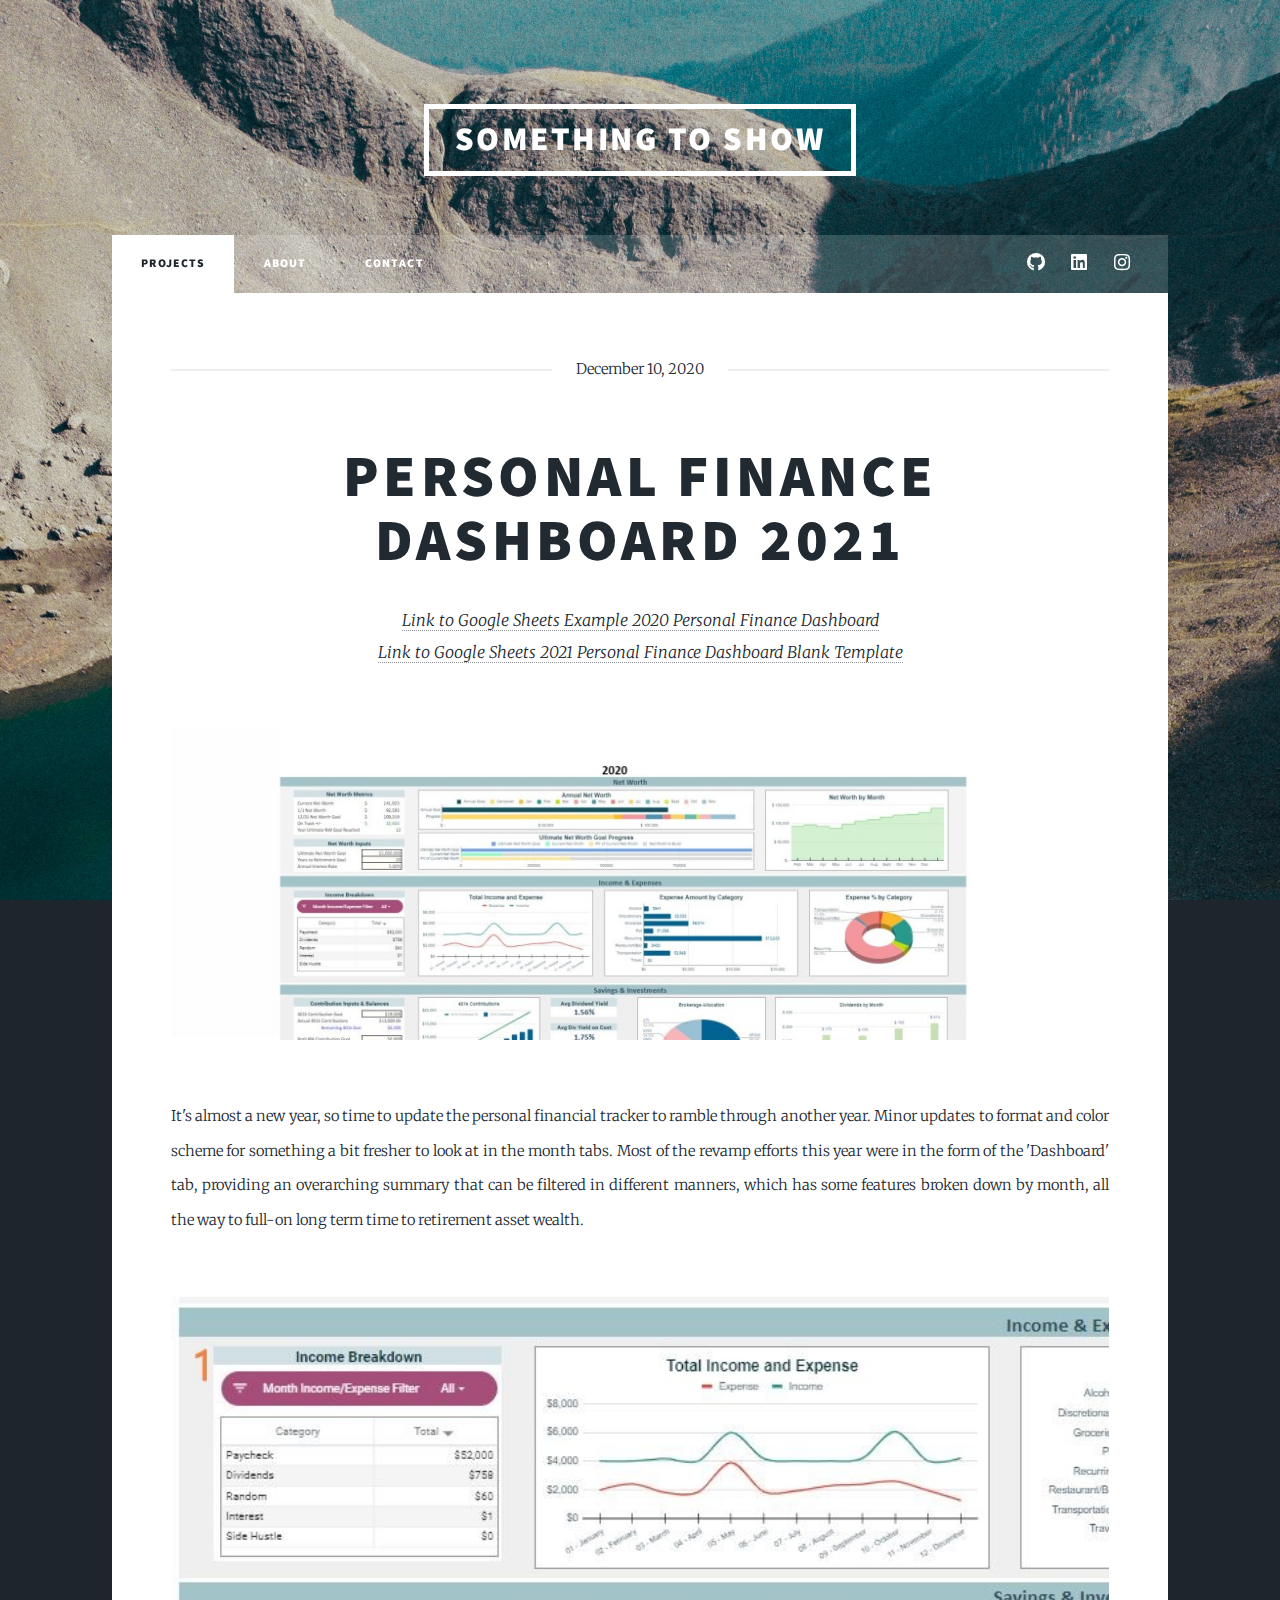
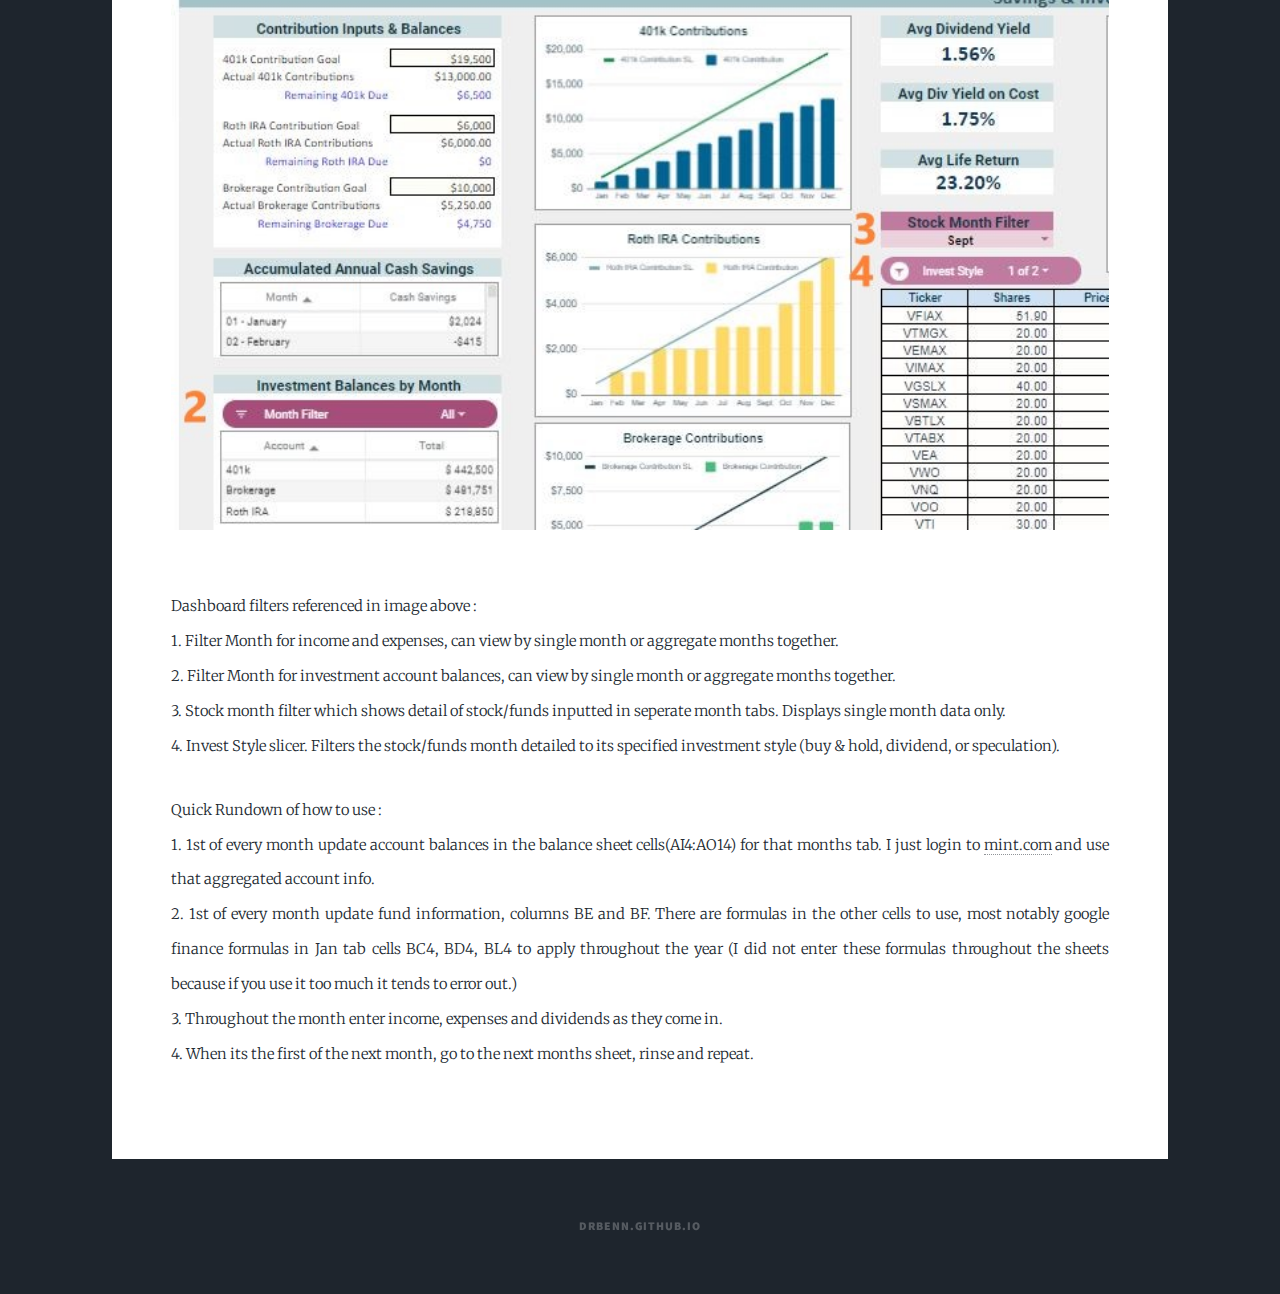
<file: pfd2021-12-10-20.html>
<!DOCTYPE HTML>
<!--
	Massively by HTML5 UP
	html5up.net | @ajlkn
	Free for personal and commercial use under the CCA 3.0 license (html5up.net/license)
-->
<html>
	<head>
		<title>Personal Finance Dashboard 2021</title>
		<meta charset="utf-8" />
		<meta name="viewport" content="width=device-width, initial-scale=1, user-scalable=no" />
		<link rel="stylesheet" href="assets/css/main.css" />
		<noscript><link rel="stylesheet" href="assets/css/noscript.css" /></noscript>
	</head>
	<body class="is-preload">

		<!-- Wrapper -->
			<div id="wrapper">

				<!-- Header -->
					<header id="header">
						<a href="index.html" class="logo">Something to Show</a>
					</header>

				<!-- Nav -->
					<nav id="nav">
						<ul class="links">
<!-- 							<li><a href="index.html">Home</a></li> -->
							<li class="active"><a href="index.html">Projects</a></li>
<!-- 							<li><a href="pf.html">Personal Finance</a></li> -->
							<li><a href="about.html">About</a></li>
							<li><a href="contact.html">Contact</a></li>
						</ul>
						<ul class="icons">

<!-- 							<li><a href="#" class="icon brands fa-facebook-f"><span class="label">Facebook</span></a></li> -->
							<li><a href="https://github.com/drbenn" class="icon brands fa-github"><span class="label">GitHub</span></a></li>
							<li><a href="https://www.linkedin.com/in/bennettdanielr" class="icon brands fa-linkedin"><span class="label">LinkedIn</span></a></li>
							<li><a href="https://www.instagram.com/dben00/" class="icon brands fa-instagram"><span class="label">Instagram</span></a></li>
						</ul>
					</nav>

				<!-- Main -->
					<div id="main">

						<!-- Post -->
							<section class="post">
								<header class="major">
									<span class="date">December 10, 2020</span>
									<h1>Personal Finance Dashboard 2021<br />
									</h1>
									<p><a href="https://docs.google.com/spreadsheets/d/10TGGKDZ5_U3BOr39V6168irpcSGWmPfYc6Nd191jjOk/edit?usp=sharing">
									Link to Google Sheets Example 2020 Personal Finance Dashboard
									</a><br>
									<a href="https://docs.google.com/spreadsheets/d/1VZKpMad8H1HIY4vItASJdy9VHaFmygQ5KuR8zh64w0w/edit?usp=sharing">
									Link to Google Sheets 2021 Personal Finance Dashboard Blank Template
									</a>

									<!-- <br />
									facilisis ante sed etiam magna interdum congue. Lorem ipsum dolor<br />
									amet nullam sed etiam veroeros. --></p>
								</header>
								<div class="image main"><img src="images/post/pfd2021-12-10-20-top.jpg" alt="" /></div>
								<p>It's almost a new year, so time to update the personal financial tracker to ramble through another year. Minor updates to format and color scheme for something a bit fresher to look at in the month tabs. Most of the revamp efforts this year were in the form of the 'Dashboard' tab, providing an overarching summary that can be filtered in different manners, which has some features broken down by month, all the way to full-on long term time to retirement asset wealth. 
								</p>
								<div class="image main"><img src="images/post/pfd2021-12-10-20-list.jpg" alt="" /></div>
								<p>
								Dashboard filters referenced in image above :
								<br>
								1. Filter Month for income and expenses, can view by single month or aggregate months together.
								<br>
								2. Filter Month for investment account balances, can view by single month or aggregate months together.
								<br>
								3. Stock month filter which shows detail of stock/funds inputted in seperate month tabs. Displays single month data only.
								<br>
								4. Invest Style slicer. Filters the stock/funds month detailed to its specified investment style (buy & hold, dividend, or speculation). 
								<br>
							</p>
								<p>
								Quick Rundown of how to use :
								<br>
								1. 1st of every month update account balances in the balance sheet cells(AI4:AO14) for that months tab. I just login to <a href="https://mint.intuit.com/">mint.com</a> and use that aggregated account info.
								<br>
								2. 1st of every month update fund information, columns BE and BF. There are formulas in the other cells to use, most notably google finance formulas in Jan tab cells BC4, BD4, BL4 to apply throughout the year (I did not enter these formulas throughout the sheets because if you use it too much it tends to error out.)
								<br>
								3. Throughout the month enter income, expenses and dividends as they come in.
								<br>
								4. When its the first of the next month, go to the next months sheet, rinse and repeat.
								<br>
							</p>
							</section>

					</div>

				<!-- Footer -->
<!-- 					<footer id="footer">
						<section>
							<form method="post" action="#">
								<div class="fields">
									<div class="field">
										<label for="name">Name</label>
										<input type="text" name="name" id="name" />
									</div>
									<div class="field">
										<label for="email">Email</label>
										<input type="text" name="email" id="email" />
									</div>
									<div class="field">
										<label for="message">Message</label>
										<textarea name="message" id="message" rows="3"></textarea>
									</div>
								</div>
								<ul class="actions">
									<li><input type="submit" value="Send Message" /></li>
								</ul>
							</form>
						</section>
						<section class="split contact">
							<section class="alt">
								<h3>Address</h3>
								<p>1234 Somewhere Road #87257<br />
								Nashville, TN 00000-0000</p>
							</section>
							<section>
								<h3>Phone</h3>
								<p><a href="#">(000) 000-0000</a></p>
							</section>
							<section>
								<h3>Email</h3>
								<p><a href="#">info@untitled.tld</a></p>
							</section>
							<section>
								<h3>Social</h3>
								<ul class="icons alt">
									<li><a href="#" class="icon brands alt fa-twitter"><span class="label">Twitter</span></a></li>
									<li><a href="#" class="icon brands alt fa-facebook-f"><span class="label">Facebook</span></a></li>
									<li><a href="#" class="icon brands alt fa-instagram"><span class="label">Instagram</span></a></li>
									<li><a href="#" class="icon brands alt fa-github"><span class="label">GitHub</span></a></li>
								</ul>
							</section>
						</section>
					</footer> -->

				<!-- Copyright -->
					<div id="copyright">
						<ul><li><!-- &copy;  -->drbenn.github.io</li>
<!-- 						<li>Design: <a href="https://html5up.net">HTML5 UP</a></li></ul> -->
					</div>

			</div>

		<!-- Scripts -->
			<script src="assets/js/jquery.min.js"></script>
			<script src="assets/js/jquery.scrollex.min.js"></script>
			<script src="assets/js/jquery.scrolly.min.js"></script>
			<script src="assets/js/browser.min.js"></script>
			<script src="assets/js/breakpoints.min.js"></script>
			<script src="assets/js/util.js"></script>
			<script src="assets/js/main.js"></script>

	</body>
</html>
</file>
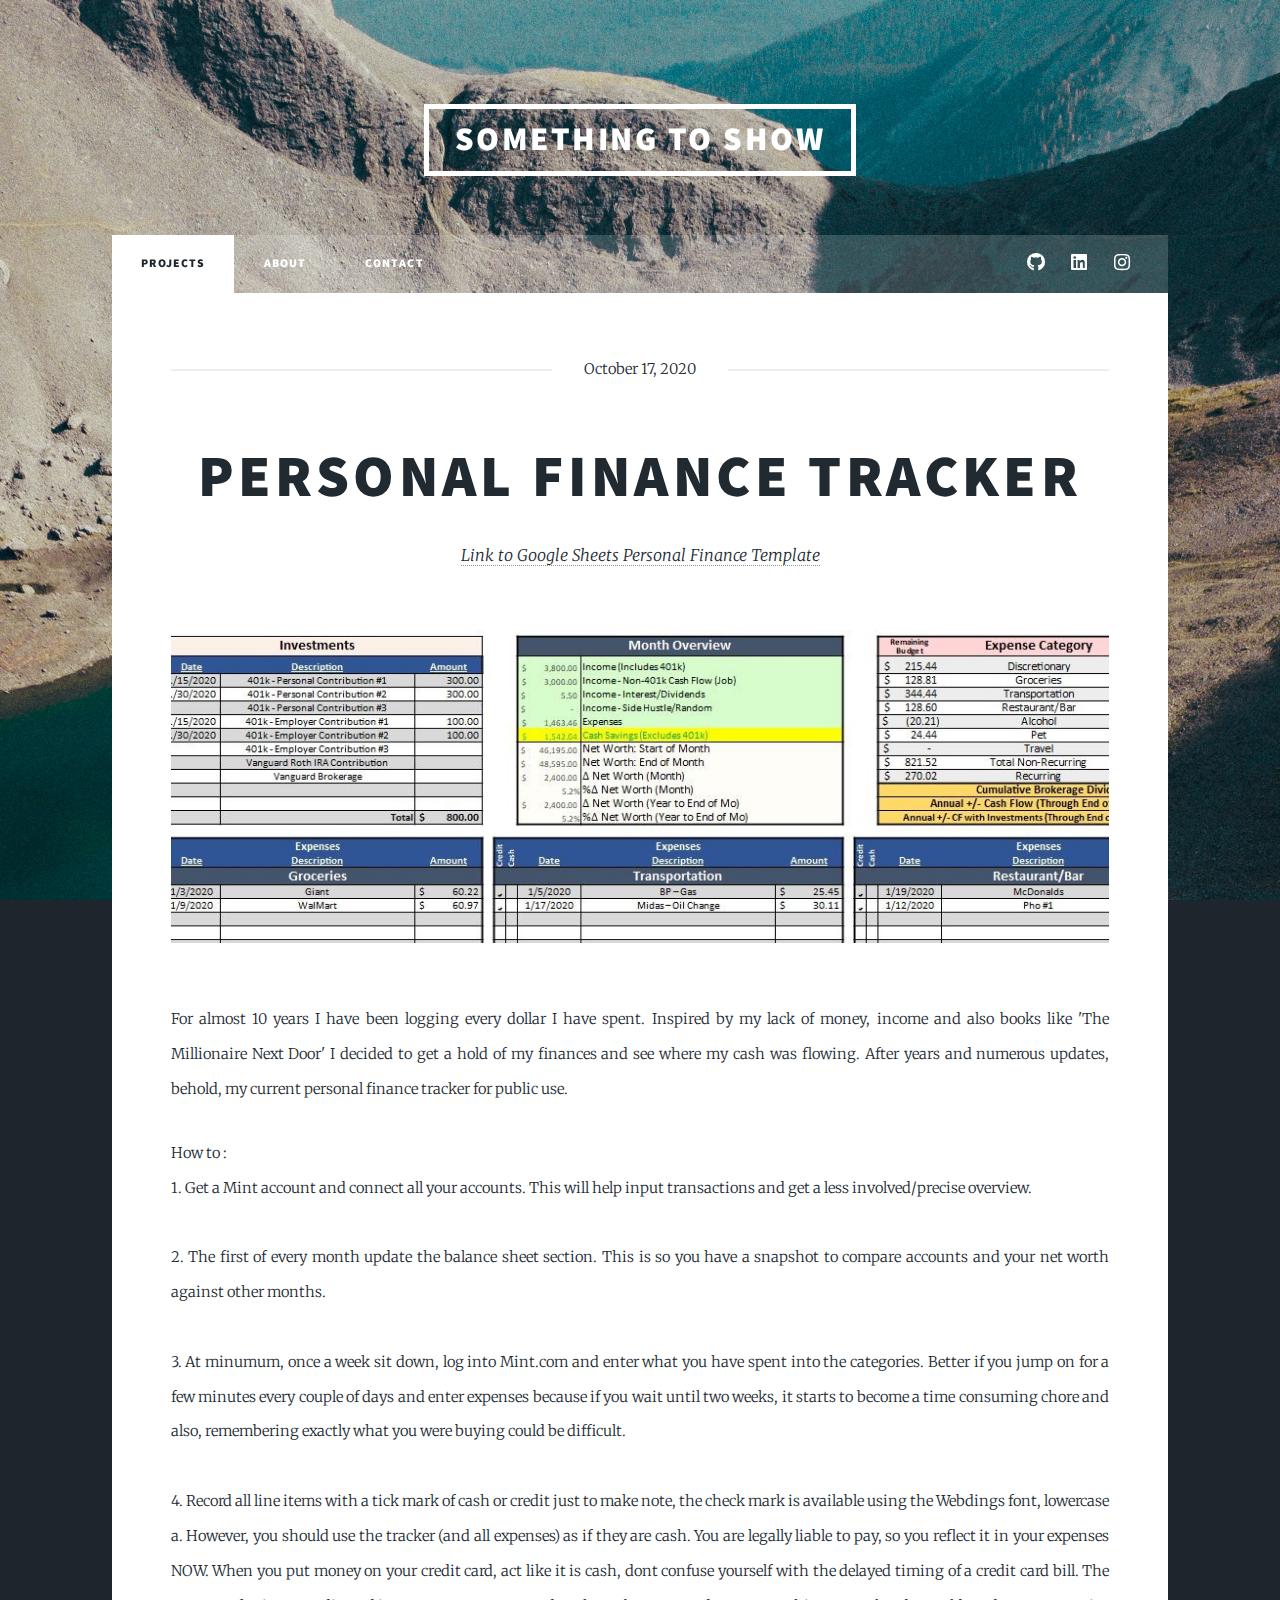
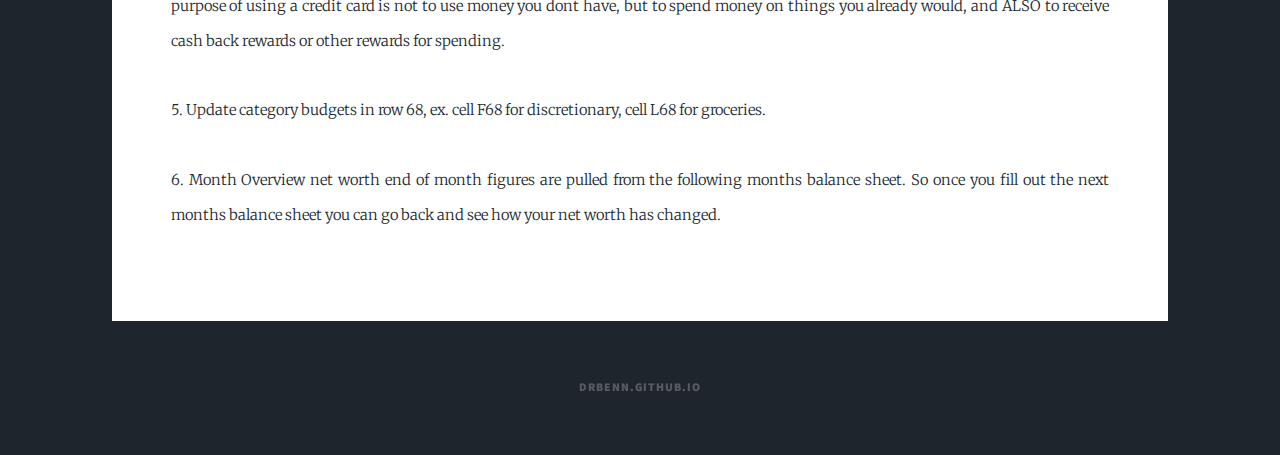
<file: pft-10-17-20.html>
<!DOCTYPE HTML>
<!--
	Massively by HTML5 UP
	html5up.net | @ajlkn
	Free for personal and commercial use under the CCA 3.0 license (html5up.net/license)
-->
<html>
	<head>
		<title>drbenn Github - Personal Finance Tracker</title>
		<meta charset="utf-8" />
		<meta name="viewport" content="width=device-width, initial-scale=1, user-scalable=no" />
		<link rel="stylesheet" href="assets/css/main.css" />
		<noscript><link rel="stylesheet" href="assets/css/noscript.css" /></noscript>
		<link rel="icon" 
		type="image/png" 
		href="./images/favicon-32x32.png">
	</head>
	<body class="is-preload">

		<!-- Wrapper -->
			<div id="wrapper">

				<!-- Header -->
					<header id="header">
						<a href="index.html" class="logo">Something to Show</a>
					</header>

				<!-- Nav -->
					<nav id="nav">
						<ul class="links">
<!-- 							<li><a href="index.html">Home</a></li> -->
							<li class="active"><a href="index.html">Projects</a></li>
<!-- 							<li><a href="pf.html">Personal Finance</a></li> -->
							<li><a href="about.html">About</a></li>
							<li><a href="contact.html">Contact</a></li>
						</ul>
						<ul class="icons">

<!-- 							<li><a href="#" class="icon brands fa-facebook-f"><span class="label">Facebook</span></a></li> -->
							<li><a href="https://github.com/drbenn" class="icon brands fa-github"><span class="label">GitHub</span></a></li>
							<li><a href="https://www.linkedin.com/in/bennettdanielr" class="icon brands fa-linkedin"><span class="label">LinkedIn</span></a></li>
							<li><a href="https://www.instagram.com/dben00/" class="icon brands fa-instagram"><span class="label">Instagram</span></a></li>
						</ul>
					</nav>

				<!-- Main -->
					<div id="main">

						<!-- Post -->
							<section class="post">
								<header class="major">
									<span class="date">October 17, 2020</span>
									<h1>Personal Finance Tracker<br />
									</h1>
									<p><a href="https://docs.google.com/spreadsheets/d/1-3DME7IUvYHO9qXWbzBBX8Q1Pj6SsAyJP0k7Sx4KVsQ/edit?usp=sharing">
									Link to Google Sheets Personal Finance Template
									</a>
									<!-- <br />
									facilisis ante sed etiam magna interdum congue. Lorem ipsum dolor<br />
									amet nullam sed etiam veroeros. --></p>
								</header>
								<div class="image main"><img src="images/post/PFtrack-10-17-20.JPG" alt="" /></div>
								<p>For almost 10 years I have been logging every dollar I have spent. Inspired by my lack of money, income and also books like 'The Millionaire Next Door' I decided to get a hold of my finances and see where my cash was flowing. After years and numerous updates, behold, my current personal finance tracker for public use.
								</p>
								<p>
								How to :
								<br>
								1. Get a Mint account and connect all your accounts. This will help input transactions and get a less involved/precise overview.
								<br><br>
								2. The first of every month update the balance sheet section. This is so you have a snapshot to compare accounts and your net worth against other months.
								<br><br>
								3. At minumum, once a week sit down, log into Mint.com and enter what you have spent into the categories. Better if you jump on for a few minutes every couple of days and enter expenses because if you wait until two weeks, it starts to become a time consuming chore and also, remembering exactly what you were buying could be difficult.
								<br><br>
								4. Record all line items with a tick mark of cash or credit just to make note, the check mark is available using the Webdings font, lowercase a. However, you should use the tracker (and all expenses) as if they are cash. You are legally liable to pay, so you reflect it in your expenses NOW. When you put money on your credit card, act like it is cash, dont confuse yourself with the delayed timing of a credit card bill. The purpose of using a credit card is not to use money you dont have, but to spend money on things you already would, and ALSO to receive cash back rewards or other rewards for spending.
								<br><br>
								5. Update category budgets in row 68, ex. cell F68 for discretionary, cell L68 for groceries.
								<br><br>
								6. Month Overview net worth end of month figures are pulled from the following months balance sheet. So once you fill out the next months balance sheet you can go back and see how your net worth has changed.
							</p>
							</section>

					</div>

				<!-- Footer -->
<!-- 					<footer id="footer">
						<section>
							<form method="post" action="#">
								<div class="fields">
									<div class="field">
										<label for="name">Name</label>
										<input type="text" name="name" id="name" />
									</div>
									<div class="field">
										<label for="email">Email</label>
										<input type="text" name="email" id="email" />
									</div>
									<div class="field">
										<label for="message">Message</label>
										<textarea name="message" id="message" rows="3"></textarea>
									</div>
								</div>
								<ul class="actions">
									<li><input type="submit" value="Send Message" /></li>
								</ul>
							</form>
						</section>
						<section class="split contact">
							<section class="alt">
								<h3>Address</h3>
								<p>1234 Somewhere Road #87257<br />
								Nashville, TN 00000-0000</p>
							</section>
							<section>
								<h3>Phone</h3>
								<p><a href="#">(000) 000-0000</a></p>
							</section>
							<section>
								<h3>Email</h3>
								<p><a href="#">info@untitled.tld</a></p>
							</section>
							<section>
								<h3>Social</h3>
								<ul class="icons alt">
									<li><a href="#" class="icon brands alt fa-twitter"><span class="label">Twitter</span></a></li>
									<li><a href="#" class="icon brands alt fa-facebook-f"><span class="label">Facebook</span></a></li>
									<li><a href="#" class="icon brands alt fa-instagram"><span class="label">Instagram</span></a></li>
									<li><a href="#" class="icon brands alt fa-github"><span class="label">GitHub</span></a></li>
								</ul>
							</section>
						</section>
					</footer> -->

				<!-- Copyright -->
					<div id="copyright">
						<ul><li><!-- &copy;  -->drbenn.github.io</li>
<!-- 						<li>Design: <a href="https://html5up.net">HTML5 UP</a></li></ul> -->
					</div>

			</div>

		<!-- Scripts -->
			<script src="assets/js/jquery.min.js"></script>
			<script src="assets/js/jquery.scrollex.min.js"></script>
			<script src="assets/js/jquery.scrolly.min.js"></script>
			<script src="assets/js/browser.min.js"></script>
			<script src="assets/js/breakpoints.min.js"></script>
			<script src="assets/js/util.js"></script>
			<script src="assets/js/main.js"></script>

	</body>
</html>
</file>
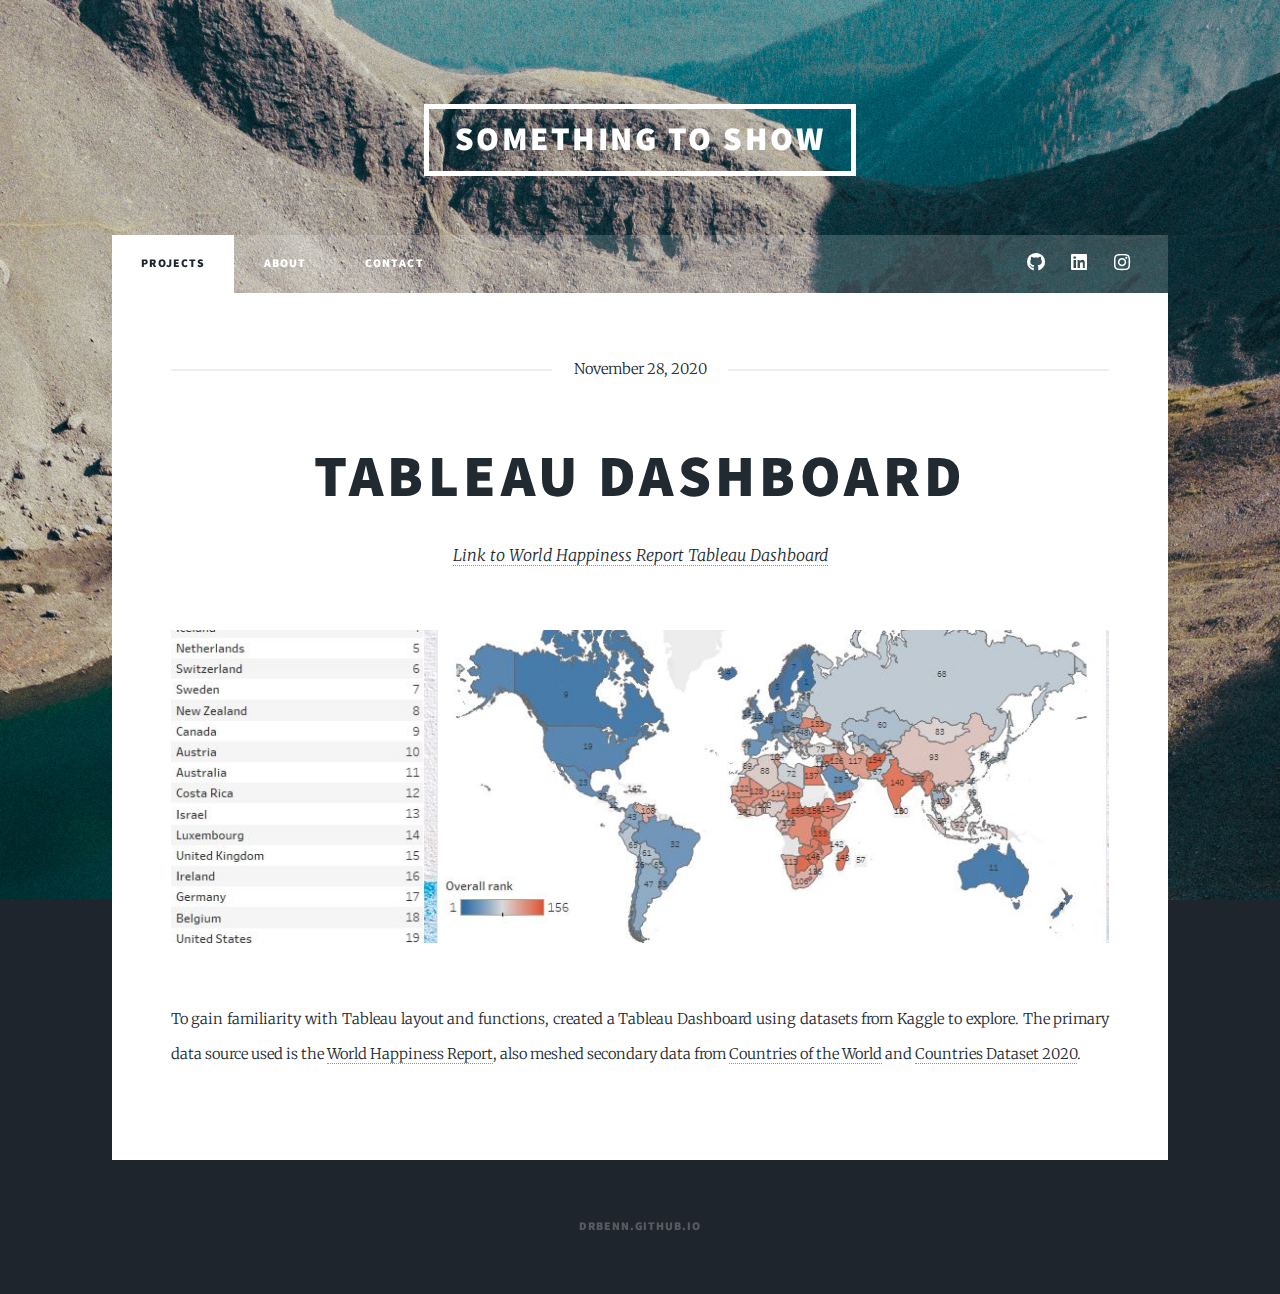
<file: tabd-11-28-20.html>
<!DOCTYPE HTML>
<!--
	Massively by HTML5 UP
	html5up.net | @ajlkn
	Free for personal and commercial use under the CCA 3.0 license (html5up.net/license)
-->
<html>
	<head>
		<title>Tableau Dashboard</title>
		<meta charset="utf-8" />
		<meta name="viewport" content="width=device-width, initial-scale=1, user-scalable=no" />
		<link rel="stylesheet" href="assets/css/main.css" />
		<noscript><link rel="stylesheet" href="assets/css/noscript.css" /></noscript>
	</head>
	<body class="is-preload">

		<!-- Wrapper -->
			<div id="wrapper">

				<!-- Header -->
					<header id="header">
						<a href="index.html" class="logo">Something to Show</a>
					</header>

				<!-- Nav -->
					<nav id="nav">
						<ul class="links">
<!-- 							<li><a href="index.html">Home</a></li> -->
							<li class="active"><a href="index.html">Projects</a></li>
<!-- 							<li><a href="pf.html">Personal Finance</a></li> -->
							<li><a href="about.html">About</a></li>
							<li><a href="contact.html">Contact</a></li>
						</ul>
						<ul class="icons">

<!-- 							<li><a href="#" class="icon brands fa-facebook-f"><span class="label">Facebook</span></a></li> -->
							<li><a href="https://github.com/drbenn" class="icon brands fa-github"><span class="label">GitHub</span></a></li>
							<li><a href="https://www.linkedin.com/in/bennettdanielr" class="icon brands fa-linkedin"><span class="label">LinkedIn</span></a></li>
							<li><a href="https://www.instagram.com/dben00/" class="icon brands fa-instagram"><span class="label">Instagram</span></a></li>
						</ul>
					</nav>

				<!-- Main -->
					<div id="main">

						<!-- Post -->
							<section class="post">
								<header class="major">
									<span class="date">November 28, 2020</span>
									<h1>Tableau Dashboard<br />
									</h1>
									<p><a href="https://public.tableau.com/profile/dan.bennett8225#!/vizhome/HappinessIndexDashboard/HappinessIndexDashboard">
									Link to World Happiness Report Tableau Dashboard
									</a>
									<!-- <br />
									facilisis ante sed etiam magna interdum congue. Lorem ipsum dolor<br />
									amet nullam sed etiam veroeros. --></p>
								</header>
								<div class="image main"><img src="images/post/tabdash-11-28-20.png" alt="" /></div>
								<p>To gain familiarity with Tableau layout and functions, created a Tableau Dashboard using datasets from Kaggle to explore. The primary data source used is the <a href="https://www.kaggle.com/unsdsn/world-happiness">World Happiness Report</a>, also meshed secondary data from <a href="https://www.kaggle.com/fernandol/countries-of-the-world"> Countries of the World</a> and <a href="https://www.kaggle.com/dumbgeek/countries-dataset-2020">Countries Dataset 2020</a>.
								</p>
							</section>

					</div>

				<!-- Footer -->
<!-- 					<footer id="footer">
						<section>
							<form method="post" action="#">
								<div class="fields">
									<div class="field">
										<label for="name">Name</label>
										<input type="text" name="name" id="name" />
									</div>
									<div class="field">
										<label for="email">Email</label>
										<input type="text" name="email" id="email" />
									</div>
									<div class="field">
										<label for="message">Message</label>
										<textarea name="message" id="message" rows="3"></textarea>
									</div>
								</div>
								<ul class="actions">
									<li><input type="submit" value="Send Message" /></li>
								</ul>
							</form>
						</section>
						<section class="split contact">
							<section class="alt">
								<h3>Address</h3>
								<p>1234 Somewhere Road #87257<br />
								Nashville, TN 00000-0000</p>
							</section>
							<section>
								<h3>Phone</h3>
								<p><a href="#">(000) 000-0000</a></p>
							</section>
							<section>
								<h3>Email</h3>
								<p><a href="#">info@untitled.tld</a></p>
							</section>
							<section>
								<h3>Social</h3>
								<ul class="icons alt">
									<li><a href="#" class="icon brands alt fa-twitter"><span class="label">Twitter</span></a></li>
									<li><a href="#" class="icon brands alt fa-facebook-f"><span class="label">Facebook</span></a></li>
									<li><a href="#" class="icon brands alt fa-instagram"><span class="label">Instagram</span></a></li>
									<li><a href="#" class="icon brands alt fa-github"><span class="label">GitHub</span></a></li>
								</ul>
							</section>
						</section>
					</footer> -->

				<!-- Copyright -->
					<div id="copyright">
						<ul><li><!-- &copy;  -->drbenn.github.io</li>
<!-- 						<li>Design: <a href="https://html5up.net">HTML5 UP</a></li></ul> -->
					</div>

			</div>

		<!-- Scripts -->
			<script src="assets/js/jquery.min.js"></script>
			<script src="assets/js/jquery.scrollex.min.js"></script>
			<script src="assets/js/jquery.scrolly.min.js"></script>
			<script src="assets/js/browser.min.js"></script>
			<script src="assets/js/breakpoints.min.js"></script>
			<script src="assets/js/util.js"></script>
			<script src="assets/js/main.js"></script>

	</body>
</html>
</file>
<file: assets/css/main.css>
@import url(fontawesome-all.min.css);
@import url("https://fonts.googleapis.com/css?family=Merriweather:300,700,300italic,700italic|Source+Sans+Pro:900");

/*
	Massively by HTML5 UP
	html5up.net | @ajlkn
	Free for personal and commercial use under the CCA 3.0 license (html5up.net/license)
*/

html, body, div, span, applet, object,
iframe, h1, h2, h3, h4, h5, h6, p, blockquote,
pre, a, abbr, acronym, address, big, cite,
code, del, dfn, em, img, ins, kbd, q, s, samp,
small, strike, strong, sub, sup, tt, var, b,
u, i, center, dl, dt, dd, ol, ul, li, fieldset,
form, label, legend, table, caption, tbody,
tfoot, thead, tr, th, td, article, aside,
canvas, details, embed, figure, figcaption,
footer, header, hgroup, menu, nav, output, ruby,
section, summary, time, mark, audio, video {
	margin: 0;
	padding: 0;
	border: 0;
	font-size: 100%;
	font: inherit;
	vertical-align: baseline;}

article, aside, details, figcaption, figure,
footer, header, hgroup, menu, nav, section {
	display: block;}

body {
	line-height: 1;
}

ol, ul {
	list-style: none;
}

blockquote, q {
	quotes: none;
}

	blockquote:before, blockquote:after, q:before, q:after {
		content: '';
		content: none;
	}

table {
	border-collapse: collapse;
	border-spacing: 0;
}

body {
	-webkit-text-size-adjust: none;
}

mark {
	background-color: transparent;
	color: inherit;
}

input::-moz-focus-inner {
	border: 0;
	padding: 0;
}

input, select, textarea {
	-moz-appearance: none;
	-webkit-appearance: none;
	-ms-appearance: none;
	appearance: none;
}

/* Basic */

	@-ms-viewport {
		width: device-width;
	}

	body {
		-ms-overflow-style: scrollbar;
	}

	@media screen and (max-width: 480px) {

		html, body {
			min-width: 320px;
		}

	}

	html {
		box-sizing: border-box;
	}

	*, *:before, *:after {
		box-sizing: inherit;
	}

	body {
		background-color: #1e252d;
	}

		body.is-preload *, body.is-preload *:before, body.is-preload *:after {
			-moz-animation: none !important;
			-webkit-animation: none !important;
			-ms-animation: none !important;
			animation: none !important;
			-moz-transition: none !important;
			-webkit-transition: none !important;
			-ms-transition: none !important;
			transition: none !important;
		}

/* Type */

	html {
		font-size: 16pt;
	}

		@media screen and (max-width: 1680px) {

			html {
				font-size: 12pt;
			}

		}

		@media screen and (max-width: 1280px) {

			html {
				font-size: 11pt;
			}

		}

		@media screen and (max-width: 360px) {

			html {
				font-size: 10pt;
			}

		}

	body {
		color: #212931;
	}

	body, input, select, textarea {
		font-family: "Merriweather", Georgia, serif;
		font-weight: 300;
		font-size: 1rem;
		line-height: 2.375;
	}

	a {
		-moz-transition: color 0.2s ease-in-out, background-color 0.2s ease-in-out, border-color 0.2s ease-in-out, box-shadow 0.2s ease-in-out;
		-webkit-transition: color 0.2s ease-in-out, background-color 0.2s ease-in-out, border-color 0.2s ease-in-out, box-shadow 0.2s ease-in-out;
		-ms-transition: color 0.2s ease-in-out, background-color 0.2s ease-in-out, border-color 0.2s ease-in-out, box-shadow 0.2s ease-in-out;
		transition: color 0.2s ease-in-out, background-color 0.2s ease-in-out, border-color 0.2s ease-in-out, box-shadow 0.2s ease-in-out;
		border-bottom: dotted 1px;
		text-decoration: none;
	}

		a:hover {
			border-bottom-color: transparent;
		}

	strong, b {
		font-weight: 600;
	}

	em, i {
		font-style: italic;
	}

	p {
		text-align: justify;
		margin: 0 0 2rem 0;
	}

	h1, h2, h3, h4, h5, h6 {
		font-family: "Source Sans Pro", Helvetica, sans-serif;
		font-weight: 900;
		line-height: 1.5;
		letter-spacing: 0.075em;
		text-transform: uppercase;
		margin: 0 0 1rem 0;
	}

		h1 a, h2 a, h3 a, h4 a, h5 a, h6 a {
			border-bottom: 0;
			color: inherit;
			text-decoration: none;
		}

	h1 {
		font-size: 4rem;
		line-height: 1.1;
		margin: 0 0 2rem 0;
	}

	h2 {
		font-size: 1.75rem;
		line-height: 1.3;
		margin: 0 0 1.5rem 0;
	}

	h3 {
		font-size: 1.25rem;
		margin: 0 0 1.5rem 0;
	}

	h4 {
		font-size: 1rem;
	}

	h5 {
		font-size: 0.9rem;
	}

	h6 {
		font-size: 0.8rem;
	}

	sub {
		font-size: 0.8rem;
		position: relative;
		top: 0.5rem;
	}

	sup {
		font-size: 0.8rem;
		position: relative;
		top: -0.5rem;
	}

	blockquote {
		border-left: solid 4px;
		font-style: italic;
		margin: 0 0 2rem 0;
		padding: 0.5rem 0 0.5rem 2rem;
	}

	code {
		border: solid 2px;
		font-family: "Courier New", monospace;
		font-size: 0.9rem;
		margin: 0 0.25rem;
		padding: 0.25rem 0.65rem;
	}

	pre {
		-webkit-overflow-scrolling: touch;
		font-family: "Courier New", monospace;
		font-size: 0.9rem;
		margin: 0 0 2rem 0;
	}

		pre code {
			display: block;
			line-height: 1.75;
			padding: 1rem 1.5rem;
			overflow-x: auto;
		}

	hr {
		border: 0;
		border-bottom: solid 2px;
		margin: 3rem 0;
	}

		hr.major {
			margin: 5rem 0;
		}

	.align-left {
		text-align: left;
	}

	.align-center {
		text-align: center;
	}

	.align-right {
		text-align: right;
	}

	input, select, textarea {
		color: #212931;
	}

	a {
		color: #212931;
		border-bottom-color: rgba(33, 41, 49, 0.5);
	}

		a:hover {
			border-bottom-color: transparent;
			color: #18bfef !important;
		}

	strong, b {
		color: #212931;
	}

	h1, h2, h3, h4, h5, h6 {
		color: #212931;
	}

	blockquote {
		border-left-color: #eeeeee;
	}

	code {
		background: rgba(220, 220, 220, 0.25);
		border-color: #eeeeee;
	}

	hr {
		border-bottom-color: #eeeeee;
	}

/* Row */

	.row {
		display: flex;
		flex-wrap: wrap;
		box-sizing: border-box;
		align-items: stretch;
	}

		.row > * {
			box-sizing: border-box;
		}

		.row.gtr-uniform > * > :last-child {
			margin-bottom: 0;
		}

		.row.aln-left {
			justify-content: flex-start;
		}

		.row.aln-center {
			justify-content: center;
		}

		.row.aln-right {
			justify-content: flex-end;
		}

		.row.aln-top {
			align-items: flex-start;
		}

		.row.aln-middle {
			align-items: center;
		}

		.row.aln-bottom {
			align-items: flex-end;
		}

		.row > .imp {
			order: -1;
		}

		.row > .col-1 {
			width: 8.33333%;
		}

		.row > .off-1 {
			margin-left: 8.33333%;
		}

		.row > .col-2 {
			width: 16.66667%;
		}

		.row > .off-2 {
			margin-left: 16.66667%;
		}

		.row > .col-3 {
			width: 25%;
		}

		.row > .off-3 {
			margin-left: 25%;
		}

		.row > .col-4 {
			width: 33.33333%;
		}

		.row > .off-4 {
			margin-left: 33.33333%;
		}

		.row > .col-5 {
			width: 41.66667%;
		}

		.row > .off-5 {
			margin-left: 41.66667%;
		}

		.row > .col-6 {
			width: 50%;
		}

		.row > .off-6 {
			margin-left: 50%;
		}

		.row > .col-7 {
			width: 58.33333%;
		}

		.row > .off-7 {
			margin-left: 58.33333%;
		}

		.row > .col-8 {
			width: 66.66667%;
		}

		.row > .off-8 {
			margin-left: 66.66667%;
		}

		.row > .col-9 {
			width: 75%;
		}

		.row > .off-9 {
			margin-left: 75%;
		}

		.row > .col-10 {
			width: 83.33333%;
		}

		.row > .off-10 {
			margin-left: 83.33333%;
		}

		.row > .col-11 {
			width: 91.66667%;
		}

		.row > .off-11 {
			margin-left: 91.66667%;
		}

		.row > .col-12 {
			width: 100%;
		}

		.row > .off-12 {
			margin-left: 100%;
		}

		.row.gtr-0 {
			margin-top: 0;
			margin-left: 0rem;
		}

			.row.gtr-0 > * {
				padding: 0 0 0 0rem;
			}

			.row.gtr-0.gtr-uniform {
				margin-top: 0rem;
			}

				.row.gtr-0.gtr-uniform > * {
					padding-top: 0rem;
				}

		.row.gtr-25 {
			margin-top: 0;
			margin-left: -0.375rem;
		}

			.row.gtr-25 > * {
				padding: 0 0 0 0.375rem;
			}

			.row.gtr-25.gtr-uniform {
				margin-top: -0.375rem;
			}

				.row.gtr-25.gtr-uniform > * {
					padding-top: 0.375rem;
				}

		.row.gtr-50 {
			margin-top: 0;
			margin-left: -0.75rem;
		}

			.row.gtr-50 > * {
				padding: 0 0 0 0.75rem;
			}

			.row.gtr-50.gtr-uniform {
				margin-top: -0.75rem;
			}

				.row.gtr-50.gtr-uniform > * {
					padding-top: 0.75rem;
				}

		.row {
			margin-top: 0;
			margin-left: -1.5rem;
		}

			.row > * {
				padding: 0 0 0 1.5rem;
			}

			.row.gtr-uniform {
				margin-top: -1.5rem;
			}

				.row.gtr-uniform > * {
					padding-top: 1.5rem;
				}

		.row.gtr-150 {
			margin-top: 0;
			margin-left: -2.25rem;
		}

			.row.gtr-150 > * {
				padding: 0 0 0 2.25rem;
			}

			.row.gtr-150.gtr-uniform {
				margin-top: -2.25rem;
			}

				.row.gtr-150.gtr-uniform > * {
					padding-top: 2.25rem;
				}

		.row.gtr-200 {
			margin-top: 0;
			margin-left: -3rem;
		}

			.row.gtr-200 > * {
				padding: 0 0 0 3rem;
			}

			.row.gtr-200.gtr-uniform {
				margin-top: -3rem;
			}

				.row.gtr-200.gtr-uniform > * {
					padding-top: 3rem;
				}

		@media screen and (max-width: 1680px) {

			.row {
				display: flex;
				flex-wrap: wrap;
				box-sizing: border-box;
				align-items: stretch;
			}

				.row > * {
					box-sizing: border-box;
				}

				.row.gtr-uniform > * > :last-child {
					margin-bottom: 0;
				}

				.row.aln-left {
					justify-content: flex-start;
				}

				.row.aln-center {
					justify-content: center;
				}

				.row.aln-right {
					justify-content: flex-end;
				}

				.row.aln-top {
					align-items: flex-start;
				}

				.row.aln-middle {
					align-items: center;
				}

				.row.aln-bottom {
					align-items: flex-end;
				}

				.row > .imp-xlarge {
					order: -1;
				}

				.row > .col-1-xlarge {
					width: 8.33333%;
				}

				.row > .off-1-xlarge {
					margin-left: 8.33333%;
				}

				.row > .col-2-xlarge {
					width: 16.66667%;
				}

				.row > .off-2-xlarge {
					margin-left: 16.66667%;
				}

				.row > .col-3-xlarge {
					width: 25%;
				}

				.row > .off-3-xlarge {
					margin-left: 25%;
				}

				.row > .col-4-xlarge {
					width: 33.33333%;
				}

				.row > .off-4-xlarge {
					margin-left: 33.33333%;
				}

				.row > .col-5-xlarge {
					width: 41.66667%;
				}

				.row > .off-5-xlarge {
					margin-left: 41.66667%;
				}

				.row > .col-6-xlarge {
					width: 50%;
				}

				.row > .off-6-xlarge {
					margin-left: 50%;
				}

				.row > .col-7-xlarge {
					width: 58.33333%;
				}

				.row > .off-7-xlarge {
					margin-left: 58.33333%;
				}

				.row > .col-8-xlarge {
					width: 66.66667%;
				}

				.row > .off-8-xlarge {
					margin-left: 66.66667%;
				}

				.row > .col-9-xlarge {
					width: 75%;
				}

				.row > .off-9-xlarge {
					margin-left: 75%;
				}

				.row > .col-10-xlarge {
					width: 83.33333%;
				}

				.row > .off-10-xlarge {
					margin-left: 83.33333%;
				}

				.row > .col-11-xlarge {
					width: 91.66667%;
				}

				.row > .off-11-xlarge {
					margin-left: 91.66667%;
				}

				.row > .col-12-xlarge {
					width: 100%;
				}

				.row > .off-12-xlarge {
					margin-left: 100%;
				}

				.row.gtr-0 {
					margin-top: 0;
					margin-left: 0rem;
				}

					.row.gtr-0 > * {
						padding: 0 0 0 0rem;
					}

					.row.gtr-0.gtr-uniform {
						margin-top: 0rem;
					}

						.row.gtr-0.gtr-uniform > * {
							padding-top: 0rem;
						}

				.row.gtr-25 {
					margin-top: 0;
					margin-left: -0.375rem;
				}

					.row.gtr-25 > * {
						padding: 0 0 0 0.375rem;
					}

					.row.gtr-25.gtr-uniform {
						margin-top: -0.375rem;
					}

						.row.gtr-25.gtr-uniform > * {
							padding-top: 0.375rem;
						}

				.row.gtr-50 {
					margin-top: 0;
					margin-left: -0.75rem;
				}

					.row.gtr-50 > * {
						padding: 0 0 0 0.75rem;
					}

					.row.gtr-50.gtr-uniform {
						margin-top: -0.75rem;
					}

						.row.gtr-50.gtr-uniform > * {
							padding-top: 0.75rem;
						}

				.row {
					margin-top: 0;
					margin-left: -1.5rem;
				}

					.row > * {
						padding: 0 0 0 1.5rem;
					}

					.row.gtr-uniform {
						margin-top: -1.5rem;
					}

						.row.gtr-uniform > * {
							padding-top: 1.5rem;
						}

				.row.gtr-150 {
					margin-top: 0;
					margin-left: -2.25rem;
				}

					.row.gtr-150 > * {
						padding: 0 0 0 2.25rem;
					}

					.row.gtr-150.gtr-uniform {
						margin-top: -2.25rem;
					}

						.row.gtr-150.gtr-uniform > * {
							padding-top: 2.25rem;
						}

				.row.gtr-200 {
					margin-top: 0;
					margin-left: -3rem;
				}

					.row.gtr-200 > * {
						padding: 0 0 0 3rem;
					}

					.row.gtr-200.gtr-uniform {
						margin-top: -3rem;
					}

						.row.gtr-200.gtr-uniform > * {
							padding-top: 3rem;
						}

		}

		@media screen and (max-width: 1280px) {

			.row {
				display: flex;
				flex-wrap: wrap;
				box-sizing: border-box;
				align-items: stretch;
			}

				.row > * {
					box-sizing: border-box;
				}

				.row.gtr-uniform > * > :last-child {
					margin-bottom: 0;
				}

				.row.aln-left {
					justify-content: flex-start;
				}

				.row.aln-center {
					justify-content: center;
				}

				.row.aln-right {
					justify-content: flex-end;
				}

				.row.aln-top {
					align-items: flex-start;
				}

				.row.aln-middle {
					align-items: center;
				}

				.row.aln-bottom {
					align-items: flex-end;
				}

				.row > .imp-large {
					order: -1;
				}

				.row > .col-1-large {
					width: 8.33333%;
				}

				.row > .off-1-large {
					margin-left: 8.33333%;
				}

				.row > .col-2-large {
					width: 16.66667%;
				}

				.row > .off-2-large {
					margin-left: 16.66667%;
				}

				.row > .col-3-large {
					width: 25%;
				}

				.row > .off-3-large {
					margin-left: 25%;
				}

				.row > .col-4-large {
					width: 33.33333%;
				}

				.row > .off-4-large {
					margin-left: 33.33333%;
				}

				.row > .col-5-large {
					width: 41.66667%;
				}

				.row > .off-5-large {
					margin-left: 41.66667%;
				}

				.row > .col-6-large {
					width: 50%;
				}

				.row > .off-6-large {
					margin-left: 50%;
				}

				.row > .col-7-large {
					width: 58.33333%;
				}

				.row > .off-7-large {
					margin-left: 58.33333%;
				}

				.row > .col-8-large {
					width: 66.66667%;
				}

				.row > .off-8-large {
					margin-left: 66.66667%;
				}

				.row > .col-9-large {
					width: 75%;
				}

				.row > .off-9-large {
					margin-left: 75%;
				}

				.row > .col-10-large {
					width: 83.33333%;
				}

				.row > .off-10-large {
					margin-left: 83.33333%;
				}

				.row > .col-11-large {
					width: 91.66667%;
				}

				.row > .off-11-large {
					margin-left: 91.66667%;
				}

				.row > .col-12-large {
					width: 100%;
				}

				.row > .off-12-large {
					margin-left: 100%;
				}

				.row.gtr-0 {
					margin-top: 0;
					margin-left: 0rem;
				}

					.row.gtr-0 > * {
						padding: 0 0 0 0rem;
					}

					.row.gtr-0.gtr-uniform {
						margin-top: 0rem;
					}

						.row.gtr-0.gtr-uniform > * {
							padding-top: 0rem;
						}

				.row.gtr-25 {
					margin-top: 0;
					margin-left: -0.375rem;
				}

					.row.gtr-25 > * {
						padding: 0 0 0 0.375rem;
					}

					.row.gtr-25.gtr-uniform {
						margin-top: -0.375rem;
					}

						.row.gtr-25.gtr-uniform > * {
							padding-top: 0.375rem;
						}

				.row.gtr-50 {
					margin-top: 0;
					margin-left: -0.75rem;
				}

					.row.gtr-50 > * {
						padding: 0 0 0 0.75rem;
					}

					.row.gtr-50.gtr-uniform {
						margin-top: -0.75rem;
					}

						.row.gtr-50.gtr-uniform > * {
							padding-top: 0.75rem;
						}

				.row {
					margin-top: 0;
					margin-left: -1.5rem;
				}

					.row > * {
						padding: 0 0 0 1.5rem;
					}

					.row.gtr-uniform {
						margin-top: -1.5rem;
					}

						.row.gtr-uniform > * {
							padding-top: 1.5rem;
						}

				.row.gtr-150 {
					margin-top: 0;
					margin-left: -2.25rem;
				}

					.row.gtr-150 > * {
						padding: 0 0 0 2.25rem;
					}

					.row.gtr-150.gtr-uniform {
						margin-top: -2.25rem;
					}

						.row.gtr-150.gtr-uniform > * {
							padding-top: 2.25rem;
						}

				.row.gtr-200 {
					margin-top: 0;
					margin-left: -3rem;
				}

					.row.gtr-200 > * {
						padding: 0 0 0 3rem;
					}

					.row.gtr-200.gtr-uniform {
						margin-top: -3rem;
					}

						.row.gtr-200.gtr-uniform > * {
							padding-top: 3rem;
						}

		}

		@media screen and (max-width: 980px) {

			.row {
				display: flex;
				flex-wrap: wrap;
				box-sizing: border-box;
				align-items: stretch;
			}

				.row > * {
					box-sizing: border-box;
				}

				.row.gtr-uniform > * > :last-child {
					margin-bottom: 0;
				}

				.row.aln-left {
					justify-content: flex-start;
				}

				.row.aln-center {
					justify-content: center;
				}

				.row.aln-right {
					justify-content: flex-end;
				}

				.row.aln-top {
					align-items: flex-start;
				}

				.row.aln-middle {
					align-items: center;
				}

				.row.aln-bottom {
					align-items: flex-end;
				}

				.row > .imp-medium {
					order: -1;
				}

				.row > .col-1-medium {
					width: 8.33333%;
				}

				.row > .off-1-medium {
					margin-left: 8.33333%;
				}

				.row > .col-2-medium {
					width: 16.66667%;
				}

				.row > .off-2-medium {
					margin-left: 16.66667%;
				}

				.row > .col-3-medium {
					width: 25%;
				}

				.row > .off-3-medium {
					margin-left: 25%;
				}

				.row > .col-4-medium {
					width: 33.33333%;
				}

				.row > .off-4-medium {
					margin-left: 33.33333%;
				}

				.row > .col-5-medium {
					width: 41.66667%;
				}

				.row > .off-5-medium {
					margin-left: 41.66667%;
				}

				.row > .col-6-medium {
					width: 50%;
				}

				.row > .off-6-medium {
					margin-left: 50%;
				}

				.row > .col-7-medium {
					width: 58.33333%;
				}

				.row > .off-7-medium {
					margin-left: 58.33333%;
				}

				.row > .col-8-medium {
					width: 66.66667%;
				}

				.row > .off-8-medium {
					margin-left: 66.66667%;
				}

				.row > .col-9-medium {
					width: 75%;
				}

				.row > .off-9-medium {
					margin-left: 75%;
				}

				.row > .col-10-medium {
					width: 83.33333%;
				}

				.row > .off-10-medium {
					margin-left: 83.33333%;
				}

				.row > .col-11-medium {
					width: 91.66667%;
				}

				.row > .off-11-medium {
					margin-left: 91.66667%;
				}

				.row > .col-12-medium {
					width: 100%;
				}

				.row > .off-12-medium {
					margin-left: 100%;
				}

				.row.gtr-0 {
					margin-top: 0;
					margin-left: 0rem;
				}

					.row.gtr-0 > * {
						padding: 0 0 0 0rem;
					}

					.row.gtr-0.gtr-uniform {
						margin-top: 0rem;
					}

						.row.gtr-0.gtr-uniform > * {
							padding-top: 0rem;
						}

				.row.gtr-25 {
					margin-top: 0;
					margin-left: -0.375rem;
				}

					.row.gtr-25 > * {
						padding: 0 0 0 0.375rem;
					}

					.row.gtr-25.gtr-uniform {
						margin-top: -0.375rem;
					}

						.row.gtr-25.gtr-uniform > * {
							padding-top: 0.375rem;
						}

				.row.gtr-50 {
					margin-top: 0;
					margin-left: -0.75rem;
				}

					.row.gtr-50 > * {
						padding: 0 0 0 0.75rem;
					}

					.row.gtr-50.gtr-uniform {
						margin-top: -0.75rem;
					}

						.row.gtr-50.gtr-uniform > * {
							padding-top: 0.75rem;
						}

				.row {
					margin-top: 0;
					margin-left: -1.5rem;
				}

					.row > * {
						padding: 0 0 0 1.5rem;
					}

					.row.gtr-uniform {
						margin-top: -1.5rem;
					}

						.row.gtr-uniform > * {
							padding-top: 1.5rem;
						}

				.row.gtr-150 {
					margin-top: 0;
					margin-left: -2.25rem;
				}

					.row.gtr-150 > * {
						padding: 0 0 0 2.25rem;
					}

					.row.gtr-150.gtr-uniform {
						margin-top: -2.25rem;
					}

						.row.gtr-150.gtr-uniform > * {
							padding-top: 2.25rem;
						}

				.row.gtr-200 {
					margin-top: 0;
					margin-left: -3rem;
				}

					.row.gtr-200 > * {
						padding: 0 0 0 3rem;
					}

					.row.gtr-200.gtr-uniform {
						margin-top: -3rem;
					}

						.row.gtr-200.gtr-uniform > * {
							padding-top: 3rem;
						}

		}

		@media screen and (max-width: 736px) {

			.row {
				display: flex;
				flex-wrap: wrap;
				box-sizing: border-box;
				align-items: stretch;
			}

				.row > * {
					box-sizing: border-box;
				}

				.row.gtr-uniform > * > :last-child {
					margin-bottom: 0;
				}

				.row.aln-left {
					justify-content: flex-start;
				}

				.row.aln-center {
					justify-content: center;
				}

				.row.aln-right {
					justify-content: flex-end;
				}

				.row.aln-top {
					align-items: flex-start;
				}

				.row.aln-middle {
					align-items: center;
				}

				.row.aln-bottom {
					align-items: flex-end;
				}

				.row > .imp-small {
					order: -1;
				}

				.row > .col-1-small {
					width: 8.33333%;
				}

				.row > .off-1-small {
					margin-left: 8.33333%;
				}

				.row > .col-2-small {
					width: 16.66667%;
				}

				.row > .off-2-small {
					margin-left: 16.66667%;
				}

				.row > .col-3-small {
					width: 25%;
				}

				.row > .off-3-small {
					margin-left: 25%;
				}

				.row > .col-4-small {
					width: 33.33333%;
				}

				.row > .off-4-small {
					margin-left: 33.33333%;
				}

				.row > .col-5-small {
					width: 41.66667%;
				}

				.row > .off-5-small {
					margin-left: 41.66667%;
				}

				.row > .col-6-small {
					width: 50%;
				}

				.row > .off-6-small {
					margin-left: 50%;
				}

				.row > .col-7-small {
					width: 58.33333%;
				}

				.row > .off-7-small {
					margin-left: 58.33333%;
				}

				.row > .col-8-small {
					width: 66.66667%;
				}

				.row > .off-8-small {
					margin-left: 66.66667%;
				}

				.row > .col-9-small {
					width: 75%;
				}

				.row > .off-9-small {
					margin-left: 75%;
				}

				.row > .col-10-small {
					width: 83.33333%;
				}

				.row > .off-10-small {
					margin-left: 83.33333%;
				}

				.row > .col-11-small {
					width: 91.66667%;
				}

				.row > .off-11-small {
					margin-left: 91.66667%;
				}

				.row > .col-12-small {
					width: 100%;
				}

				.row > .off-12-small {
					margin-left: 100%;
				}

				.row.gtr-0 {
					margin-top: 0;
					margin-left: 0rem;
				}

					.row.gtr-0 > * {
						padding: 0 0 0 0rem;
					}

					.row.gtr-0.gtr-uniform {
						margin-top: 0rem;
					}

						.row.gtr-0.gtr-uniform > * {
							padding-top: 0rem;
						}

				.row.gtr-25 {
					margin-top: 0;
					margin-left: -0.375rem;
				}

					.row.gtr-25 > * {
						padding: 0 0 0 0.375rem;
					}

					.row.gtr-25.gtr-uniform {
						margin-top: -0.375rem;
					}

						.row.gtr-25.gtr-uniform > * {
							padding-top: 0.375rem;
						}

				.row.gtr-50 {
					margin-top: 0;
					margin-left: -0.75rem;
				}

					.row.gtr-50 > * {
						padding: 0 0 0 0.75rem;
					}

					.row.gtr-50.gtr-uniform {
						margin-top: -0.75rem;
					}

						.row.gtr-50.gtr-uniform > * {
							padding-top: 0.75rem;
						}

				.row {
					margin-top: 0;
					margin-left: -1.5rem;
				}

					.row > * {
						padding: 0 0 0 1.5rem;
					}

					.row.gtr-uniform {
						margin-top: -1.5rem;
					}

						.row.gtr-uniform > * {
							padding-top: 1.5rem;
						}

				.row.gtr-150 {
					margin-top: 0;
					margin-left: -2.25rem;
				}

					.row.gtr-150 > * {
						padding: 0 0 0 2.25rem;
					}

					.row.gtr-150.gtr-uniform {
						margin-top: -2.25rem;
					}

						.row.gtr-150.gtr-uniform > * {
							padding-top: 2.25rem;
						}

				.row.gtr-200 {
					margin-top: 0;
					margin-left: -3rem;
				}

					.row.gtr-200 > * {
						padding: 0 0 0 3rem;
					}

					.row.gtr-200.gtr-uniform {
						margin-top: -3rem;
					}

						.row.gtr-200.gtr-uniform > * {
							padding-top: 3rem;
						}

		}

		@media screen and (max-width: 480px) {

			.row {
				display: flex;
				flex-wrap: wrap;
				box-sizing: border-box;
				align-items: stretch;
			}

				.row > * {
					box-sizing: border-box;
				}

				.row.gtr-uniform > * > :last-child {
					margin-bottom: 0;
				}

				.row.aln-left {
					justify-content: flex-start;
				}

				.row.aln-center {
					justify-content: center;
				}

				.row.aln-right {
					justify-content: flex-end;
				}

				.row.aln-top {
					align-items: flex-start;
				}

				.row.aln-middle {
					align-items: center;
				}

				.row.aln-bottom {
					align-items: flex-end;
				}

				.row > .imp-xsmall {
					order: -1;
				}

				.row > .col-1-xsmall {
					width: 8.33333%;
				}

				.row > .off-1-xsmall {
					margin-left: 8.33333%;
				}

				.row > .col-2-xsmall {
					width: 16.66667%;
				}

				.row > .off-2-xsmall {
					margin-left: 16.66667%;
				}

				.row > .col-3-xsmall {
					width: 25%;
				}

				.row > .off-3-xsmall {
					margin-left: 25%;
				}

				.row > .col-4-xsmall {
					width: 33.33333%;
				}

				.row > .off-4-xsmall {
					margin-left: 33.33333%;
				}

				.row > .col-5-xsmall {
					width: 41.66667%;
				}

				.row > .off-5-xsmall {
					margin-left: 41.66667%;
				}

				.row > .col-6-xsmall {
					width: 50%;
				}

				.row > .off-6-xsmall {
					margin-left: 50%;
				}

				.row > .col-7-xsmall {
					width: 58.33333%;
				}

				.row > .off-7-xsmall {
					margin-left: 58.33333%;
				}

				.row > .col-8-xsmall {
					width: 66.66667%;
				}

				.row > .off-8-xsmall {
					margin-left: 66.66667%;
				}

				.row > .col-9-xsmall {
					width: 75%;
				}

				.row > .off-9-xsmall {
					margin-left: 75%;
				}

				.row > .col-10-xsmall {
					width: 83.33333%;
				}

				.row > .off-10-xsmall {
					margin-left: 83.33333%;
				}

				.row > .col-11-xsmall {
					width: 91.66667%;
				}

				.row > .off-11-xsmall {
					margin-left: 91.66667%;
				}

				.row > .col-12-xsmall {
					width: 100%;
				}

				.row > .off-12-xsmall {
					margin-left: 100%;
				}

				.row.gtr-0 {
					margin-top: 0;
					margin-left: 0rem;
				}

					.row.gtr-0 > * {
						padding: 0 0 0 0rem;
					}

					.row.gtr-0.gtr-uniform {
						margin-top: 0rem;
					}

						.row.gtr-0.gtr-uniform > * {
							padding-top: 0rem;
						}

				.row.gtr-25 {
					margin-top: 0;
					margin-left: -0.375rem;
				}

					.row.gtr-25 > * {
						padding: 0 0 0 0.375rem;
					}

					.row.gtr-25.gtr-uniform {
						margin-top: -0.375rem;
					}

						.row.gtr-25.gtr-uniform > * {
							padding-top: 0.375rem;
						}

				.row.gtr-50 {
					margin-top: 0;
					margin-left: -0.75rem;
				}

					.row.gtr-50 > * {
						padding: 0 0 0 0.75rem;
					}

					.row.gtr-50.gtr-uniform {
						margin-top: -0.75rem;
					}

						.row.gtr-50.gtr-uniform > * {
							padding-top: 0.75rem;
						}

				.row {
					margin-top: 0;
					margin-left: -1.5rem;
				}

					.row > * {
						padding: 0 0 0 1.5rem;
					}

					.row.gtr-uniform {
						margin-top: -1.5rem;
					}

						.row.gtr-uniform > * {
							padding-top: 1.5rem;
						}

				.row.gtr-150 {
					margin-top: 0;
					margin-left: -2.25rem;
				}

					.row.gtr-150 > * {
						padding: 0 0 0 2.25rem;
					}

					.row.gtr-150.gtr-uniform {
						margin-top: -2.25rem;
					}

						.row.gtr-150.gtr-uniform > * {
							padding-top: 2.25rem;
						}

				.row.gtr-200 {
					margin-top: 0;
					margin-left: -3rem;
				}

					.row.gtr-200 > * {
						padding: 0 0 0 3rem;
					}

					.row.gtr-200.gtr-uniform {
						margin-top: -3rem;
					}

						.row.gtr-200.gtr-uniform > * {
							padding-top: 3rem;
						}

		}

		@media screen and (max-width: 360px) {

			.row {
				display: flex;
				flex-wrap: wrap;
				box-sizing: border-box;
				align-items: stretch;
			}

				.row > * {
					box-sizing: border-box;
				}

				.row.gtr-uniform > * > :last-child {
					margin-bottom: 0;
				}

				.row.aln-left {
					justify-content: flex-start;
				}

				.row.aln-center {
					justify-content: center;
				}

				.row.aln-right {
					justify-content: flex-end;
				}

				.row.aln-top {
					align-items: flex-start;
				}

				.row.aln-middle {
					align-items: center;
				}

				.row.aln-bottom {
					align-items: flex-end;
				}

				.row > .imp-xxsmall {
					order: -1;
				}

				.row > .col-1-xxsmall {
					width: 8.33333%;
				}

				.row > .off-1-xxsmall {
					margin-left: 8.33333%;
				}

				.row > .col-2-xxsmall {
					width: 16.66667%;
				}

				.row > .off-2-xxsmall {
					margin-left: 16.66667%;
				}

				.row > .col-3-xxsmall {
					width: 25%;
				}

				.row > .off-3-xxsmall {
					margin-left: 25%;
				}

				.row > .col-4-xxsmall {
					width: 33.33333%;
				}

				.row > .off-4-xxsmall {
					margin-left: 33.33333%;
				}

				.row > .col-5-xxsmall {
					width: 41.66667%;
				}

				.row > .off-5-xxsmall {
					margin-left: 41.66667%;
				}

				.row > .col-6-xxsmall {
					width: 50%;
				}

				.row > .off-6-xxsmall {
					margin-left: 50%;
				}

				.row > .col-7-xxsmall {
					width: 58.33333%;
				}

				.row > .off-7-xxsmall {
					margin-left: 58.33333%;
				}

				.row > .col-8-xxsmall {
					width: 66.66667%;
				}

				.row > .off-8-xxsmall {
					margin-left: 66.66667%;
				}

				.row > .col-9-xxsmall {
					width: 75%;
				}

				.row > .off-9-xxsmall {
					margin-left: 75%;
				}

				.row > .col-10-xxsmall {
					width: 83.33333%;
				}

				.row > .off-10-xxsmall {
					margin-left: 83.33333%;
				}

				.row > .col-11-xxsmall {
					width: 91.66667%;
				}

				.row > .off-11-xxsmall {
					margin-left: 91.66667%;
				}

				.row > .col-12-xxsmall {
					width: 100%;
				}

				.row > .off-12-xxsmall {
					margin-left: 100%;
				}

				.row.gtr-0 {
					margin-top: 0;
					margin-left: 0rem;
				}

					.row.gtr-0 > * {
						padding: 0 0 0 0rem;
					}

					.row.gtr-0.gtr-uniform {
						margin-top: 0rem;
					}

						.row.gtr-0.gtr-uniform > * {
							padding-top: 0rem;
						}

				.row.gtr-25 {
					margin-top: 0;
					margin-left: -0.375rem;
				}

					.row.gtr-25 > * {
						padding: 0 0 0 0.375rem;
					}

					.row.gtr-25.gtr-uniform {
						margin-top: -0.375rem;
					}

						.row.gtr-25.gtr-uniform > * {
							padding-top: 0.375rem;
						}

				.row.gtr-50 {
					margin-top: 0;
					margin-left: -0.75rem;
				}

					.row.gtr-50 > * {
						padding: 0 0 0 0.75rem;
					}

					.row.gtr-50.gtr-uniform {
						margin-top: -0.75rem;
					}

						.row.gtr-50.gtr-uniform > * {
							padding-top: 0.75rem;
						}

				.row {
					margin-top: 0;
					margin-left: -1.5rem;
				}

					.row > * {
						padding: 0 0 0 1.5rem;
					}

					.row.gtr-uniform {
						margin-top: -1.5rem;
					}

						.row.gtr-uniform > * {
							padding-top: 1.5rem;
						}

				.row.gtr-150 {
					margin-top: 0;
					margin-left: -2.25rem;
				}

					.row.gtr-150 > * {
						padding: 0 0 0 2.25rem;
					}

					.row.gtr-150.gtr-uniform {
						margin-top: -2.25rem;
					}

						.row.gtr-150.gtr-uniform > * {
							padding-top: 2.25rem;
						}

				.row.gtr-200 {
					margin-top: 0;
					margin-left: -3rem;
				}

					.row.gtr-200 > * {
						padding: 0 0 0 3rem;
					}

					.row.gtr-200.gtr-uniform {
						margin-top: -3rem;
					}

						.row.gtr-200.gtr-uniform > * {
							padding-top: 3rem;
						}

		}

/* Box */

	.box {
		border: solid 2px;
		margin-bottom: 2rem;
		padding: 1.5rem;
	}

		.box > :last-child,
		.box > :last-child > :last-child,
		.box > :last-child > :last-child > :last-child {
			margin-bottom: 0;
		}

		.box.alt {
			border: 0;
			border-radius: 0;
			padding: 0;
		}

	.box {
		border-color: #eeeeee;
	}

/* Button */

	input[type="submit"],
	input[type="reset"],
	input[type="button"],
	button,
	.button {
		-moz-appearance: none;
		-webkit-appearance: none;
		-ms-appearance: none;
		appearance: none;
		-moz-transition: background-color 0.2s ease-in-out, box-shadow 0.2s ease-in-out, color 0.2s ease-in-out;
		-webkit-transition: background-color 0.2s ease-in-out, box-shadow 0.2s ease-in-out, color 0.2s ease-in-out;
		-ms-transition: background-color 0.2s ease-in-out, box-shadow 0.2s ease-in-out, color 0.2s ease-in-out;
		transition: background-color 0.2s ease-in-out, box-shadow 0.2s ease-in-out, color 0.2s ease-in-out;
		border: 0;
		border-radius: 0;
		cursor: pointer;
		display: inline-block;
		font-family: "Source Sans Pro", Helvetica, sans-serif;
		font-size: 0.8rem;
		font-weight: 900;
		letter-spacing: 0.075em;
		height: 3rem;
		line-height: 3rem;
		padding: 0 2rem;
		text-align: center;
		text-decoration: none;
		text-transform: uppercase;
		white-space: nowrap;
	}

		input[type="submit"].icon:before,
		input[type="reset"].icon:before,
		input[type="button"].icon:before,
		button.icon:before,
		.button.icon:before {
			margin-right: 0.5rem;
		}

		input[type="submit"].icon.solo,
		input[type="reset"].icon.solo,
		input[type="button"].icon.solo,
		button.icon.solo,
		.button.icon.solo {
			position: relative;
			width: 4rem;
			height: 4rem;
			line-height: 4rem;
			border-radius: 4rem;
			text-indent: 4rem;
			overflow: hidden;
			padding: 0;
			white-space: nowrap;
		}

			input[type="submit"].icon.solo:before,
			input[type="reset"].icon.solo:before,
			input[type="button"].icon.solo:before,
			button.icon.solo:before,
			.button.icon.solo:before {
				position: absolute;
				display: block;
				top: 0;
				left: 0;
				width: inherit;
				height: inherit;
				line-height: inherit;
				font-size: 1.25rem;
				margin-right: 0;
				text-align: center;
				text-indent: 0;
			}

		input[type="submit"].fit,
		input[type="reset"].fit,
		input[type="button"].fit,
		button.fit,
		.button.fit {
			width: 100%;
		}

		input[type="submit"].small,
		input[type="reset"].small,
		input[type="button"].small,
		button.small,
		.button.small {
			font-size: 0.7rem;
			height: 2.5rem;
			line-height: 2.5rem;
			padding: 0 1.5rem;
		}

		input[type="submit"].large,
		input[type="reset"].large,
		input[type="button"].large,
		button.large,
		.button.large {
			font-size: 0.9rem;
			height: 3.5rem;
			line-height: 3.5rem;
			padding: 0 2.75rem;
		}

		@media screen and (max-width: 980px) {

			input[type="submit"],
			input[type="reset"],
			input[type="button"],
			button,
			.button {
				font-size: 0.9rem;
				height: 3.25rem;
				line-height: 3.25rem;
			}

				input[type="submit"].large,
				input[type="reset"].large,
				input[type="button"].large,
				button.large,
				.button.large {
					font-size: 1rem;
					height: 3.75rem;
					line-height: 3.75rem;
				}

		}

		input[type="submit"].disabled, input[type="submit"]:disabled,
		input[type="reset"].disabled,
		input[type="reset"]:disabled,
		input[type="button"].disabled,
		input[type="button"]:disabled,
		button.disabled,
		button:disabled,
		.button.disabled,
		.button:disabled {
			pointer-events: none;
			opacity: 0.25;
		}

	input[type="submit"],
	input[type="reset"],
	input[type="button"],
	button,
	.button {
		background-color: transparent;
		box-shadow: inset 0 0 0 2px #212931;
		color: #212931 !important;
	}

		input[type="submit"]:hover,
		input[type="reset"]:hover,
		input[type="button"]:hover,
		button:hover,
		.button:hover {
			box-shadow: inset 0 0 0 2px #18bfef;
			color: #18bfef !important;
		}

		input[type="submit"].primary,
		input[type="reset"].primary,
		input[type="button"].primary,
		button.primary,
		.button.primary {
			background-color: #212931;
			box-shadow: none;
			color: #ffffff !important;
		}

			input[type="submit"].primary:hover,
			input[type="reset"].primary:hover,
			input[type="button"].primary:hover,
			button.primary:hover,
			.button.primary:hover {
				background-color: #18bfef;
			}

/* Form */

	form {
		margin: 0 0 2rem 0;
	}

		form > :last-child {
			margin-bottom: 0;
		}

		form > .fields {
			display: -moz-flex;
			display: -webkit-flex;
			display: -ms-flex;
			display: flex;
			-moz-flex-wrap: wrap;
			-webkit-flex-wrap: wrap;
			-ms-flex-wrap: wrap;
			flex-wrap: wrap;
			width: calc(100% + 3rem);
			margin: -1.5rem 0 2rem -1.5rem;
		}

			form > .fields > .field {
				-moz-flex-grow: 0;
				-webkit-flex-grow: 0;
				-ms-flex-grow: 0;
				flex-grow: 0;
				-moz-flex-shrink: 0;
				-webkit-flex-shrink: 0;
				-ms-flex-shrink: 0;
				flex-shrink: 0;
				padding: 1.5rem 0 0 1.5rem;
				width: calc(100% - 1.5rem);
			}

				form > .fields > .field.half {
					width: calc(50% - 0.75rem);

				}

				form > .fields > .field.third {
					width: calc(100%/3 - 0.5rem);
				}

				form > .fields > .field.quarter {
					width: calc(25% - 0.375rem);
				}

		@media screen and (max-width: 480px) {

			form > .fields {
				width: calc(100% + 3rem);
				margin: -1.5rem 0 2rem -1.5rem;
			}

				form > .fields > .field {
					padding: 1.5rem 0 0 1.5rem;
					width: calc(100% - 1.5rem);
				}

					form > .fields > .field.half {
						width: calc(100% - 1.5rem);
					}

					form > .fields > .field.third {
						width: calc(100% - 1.5rem);
					}

					form > .fields > .field.quarter {
						width: calc(100% - 1.5rem);
					}

		}

	label {
		display: block;
		font-family: "Source Sans Pro", Helvetica, sans-serif;
		font-weight: 900;
		line-height: 1.5;
		letter-spacing: 0.075em;
		font-size: 0.8rem;
		text-transform: uppercase;
		margin: 0 0 0.75rem 0;
	}

		@media screen and (max-width: 980px) {

			label {
				font-size: 0.9rem;
			}

		}

	input[type="text"],
	input[type="password"],
	input[type="email"],
	select,
	textarea {
		-moz-appearance: none;
		-webkit-appearance: none;
		-ms-appearance: none;
		appearance: none;
		background: transparent;
		border-radius: 0;
		border: solid 2px;
		color: inherit;
		display: block;
		outline: 0;
		padding: 0 1rem;
		text-decoration: none;
		width: 100%;
	}

		input[type="text"]:invalid,
		input[type="password"]:invalid,
		input[type="email"]:invalid,
		select:invalid,
		textarea:invalid {
			box-shadow: none;
		}

	select {
		background-size: 1.25rem;
		background-repeat: no-repeat;
		background-position: calc(100% - 1rem) center;
		height: 3rem;
		padding-right: 3rem;
		text-overflow: ellipsis;
	}

		select:focus::-ms-value {
			background-color: transparent;
		}

		select::-ms-expand {
			display: none;
		}

	input[type="text"],
	input[type="password"],
	input[type="email"],
	select {
		height: 3rem;
	}

	textarea {
		padding: 0.75rem 1rem;
	}

	input[type="checkbox"],
	input[type="radio"] {
		-moz-appearance: none;
		-webkit-appearance: none;
		-ms-appearance: none;
		appearance: none;
		display: block;
		float: left;
		margin-right: -2rem;
		opacity: 0;
		width: 1rem;
		z-index: -1;
	}

		input[type="checkbox"] + label,
		input[type="radio"] + label {
			text-decoration: none;
			cursor: pointer;
			display: inline-block;
			font-size: 1rem;
			letter-spacing: 0;
			font-family: "Merriweather", Georgia, serif;
			text-transform: none;
			font-weight: 300;
			padding-left: 2.8rem;
			padding-right: 1rem;
			position: relative;
		}

			input[type="checkbox"] + label:before,
			input[type="radio"] + label:before {
				-moz-osx-font-smoothing: grayscale;
				-webkit-font-smoothing: antialiased;
				display: inline-block;
				font-style: normal;
				font-variant: normal;
				text-rendering: auto;
				line-height: 1;
				text-transform: none !important;
				font-family: 'Font Awesome 5 Free';
				font-weight: 900;
			}

			input[type="checkbox"] + label:before,
			input[type="radio"] + label:before {
				border-radius: 0;
				border: solid 2px;
				content: '';
				display: inline-block;
				font-size: 0.8rem;
				height: 1.8rem;
				left: 0;
				line-height: 1.65rem;
				position: absolute;
				text-align: center;
				top: -0.125rem;
				width: 1.8rem;
			}

		input[type="checkbox"]:checked + label:before,
		input[type="radio"]:checked + label:before {
			content: '\f00c';
		}

	input[type="checkbox"] + label:before {
		border-radius: 0;
	}

	input[type="radio"] + label:before {
		border-radius: 100%;
	}

	::-webkit-input-placeholder {
		opacity: 1.0;
	}

	:-moz-placeholder {
		opacity: 1.0;
	}

	::-moz-placeholder {
		opacity: 1.0;
	}

	:-ms-input-placeholder {
		opacity: 1.0;
	}

	label {
		color: #212931;
	}

	input[type="text"],
	input[type="password"],
	input[type="email"],
	select,
	textarea {
		border-color: #eeeeee;
	}

		input[type="text"]:focus,
		input[type="password"]:focus,
		input[type="email"]:focus,
		select:focus,
		textarea:focus {
			border-color: #18bfef;
		}

	select {
		background-image: url("data:image/svg+xml;charset=utf8,%3Csvg xmlns='http://www.w3.org/2000/svg' width='40' height='40' preserveAspectRatio='none' viewBox='0 0 40 40'%3E%3Cpath d='M9.4,12.3l10.4,10.4l10.4-10.4c0.2-0.2,0.5-0.4,0.9-0.4c0.3,0,0.6,0.1,0.9,0.4l3.3,3.3c0.2,0.2,0.4,0.5,0.4,0.9 c0,0.4-0.1,0.6-0.4,0.9L20.7,31.9c-0.2,0.2-0.5,0.4-0.9,0.4c-0.3,0-0.6-0.1-0.9-0.4L4.3,17.3c-0.2-0.2-0.4-0.5-0.4-0.9 c0-0.4,0.1-0.6,0.4-0.9l3.3-3.3c0.2-0.2,0.5-0.4,0.9-0.4S9.1,12.1,9.4,12.3z' fill='%23eeeeee' /%3E%3C/svg%3E");
	}

		select option {
			background-color: #ffffff;
			color: #212931;
		}

	.select-wrapper:before {
		color: #eeeeee;
	}

	input[type="checkbox"] + label,
	input[type="radio"] + label {
		color: #212931;
	}

		input[type="checkbox"] + label:before,
		input[type="radio"] + label:before {
			border-color: #eeeeee;
		}

	input[type="checkbox"]:checked + label:before,
	input[type="radio"]:checked + label:before {
		background-color: #212931;
		border-color: #212931;
		color: #ffffff;
	}

	input[type="checkbox"]:focus + label:before,
	input[type="radio"]:focus + label:before {
		border-color: #18bfef;
	}

	::-webkit-input-placeholder {
		color: #909498 !important;
	}

	:-moz-placeholder {
		color: #909498 !important;
	}

	::-moz-placeholder {
		color: #909498 !important;
	}

	:-ms-input-placeholder {
		color: #909498 !important;
	}

	.formerize-placeholder {
		color: #909498 !important;
	}

/* Icon */

	.icon {
		text-decoration: none;
		border-bottom: none;
		position: relative;
	}

		.icon:before {
			-moz-osx-font-smoothing: grayscale;
			-webkit-font-smoothing: antialiased;
			display: inline-block;
			font-style: normal;
			font-variant: normal;
			text-rendering: auto;
			line-height: 1;
			text-transform: none !important;
			font-family: 'Font Awesome 5 Free';
			font-weight: 400;
		}

		.icon > .label {
			display: none;
		}

		.icon:before {
			line-height: inherit;
		}

		.icon.solid:before {
			font-weight: 900;
		}

		.icon.brands:before {
			font-family: 'Font Awesome 5 Brands';
		}

/* Image */

	.image {
		border: 0;
		display: inline-block;
		position: relative;
	}

		.image img {
			display: block;
		}

		.image.left, .image.right {
			max-width: 40%;
		}

			.image.left img, .image.right img {
				width: 100%;
			}

		.image.left {
			float: left;
			margin: 0 2rem 2rem 0;
			top: 0.75rem;
		}

		.image.right {
			float: right;
			margin: 0 0 2rem 2rem;
			top: 0.75rem;
		}

		.image.fit {
			display: block;
			margin: 2.5rem 0;
			width: 100%;
		}

			.image.fit:first-child {
				margin-top: 0;
			}

			.image.fit img {
				width: 100%;
			}

		.image.main {
			display: block;
			margin: 4rem 0;
			width: 100%;
		}

			.image.main:first-child {
				margin-top: 0;
			}

			.image.main img {
				width: 100%;
			}

		@media screen and (max-width: 736px) {

			.image.fit {
				margin: 2rem 0;
			}

			.image.main {
				margin: 2rem 0;
			}

		}

	a.image {
		overflow: hidden;
	}

		a.image img {
			-moz-transition: -moz-transform 0.2s ease-out;
			-webkit-transition: -webkit-transform 0.2s ease-out;
			-ms-transition: -ms-transform 0.2s ease-out;
			transition: transform 0.2s ease-out;
		}

		a.image:hover img {
			-moz-transform: scale(1.05);
			-webkit-transform: scale(1.05);
			-ms-transform: scale(1.05);
			transform: scale(1.05);
		}

/* Actions */

	ul.actions {
		display: -moz-flex;
		display: -webkit-flex;
		display: -ms-flex;
		display: flex;
		cursor: default;
		list-style: none;
		margin-left: -1rem;
		padding-left: 0;
	}

		ul.actions li {
			padding: 0 0 0 1rem;
			vertical-align: middle;
		}

		ul.actions.special {
			-moz-justify-content: center;
			-webkit-justify-content: center;
			-ms-justify-content: center;
			justify-content: center;
			width: 100%;
			margin-left: 0;
		}

			ul.actions.special li:first-child {
				padding-left: 0;
			}

		ul.actions.stacked {
			-moz-flex-direction: column;
			-webkit-flex-direction: column;
			-ms-flex-direction: column;
			flex-direction: column;
			margin-left: 0;
		}

			ul.actions.stacked li {
				padding: 1.3rem 0 0 0;
			}

				ul.actions.stacked li:first-child {
					padding-top: 0;
				}

		ul.actions.fit {
			width: calc(100% + 1rem);
		}

			ul.actions.fit li {
				-moz-flex-grow: 1;
				-webkit-flex-grow: 1;
				-ms-flex-grow: 1;
				flex-grow: 1;
				-moz-flex-shrink: 1;
				-webkit-flex-shrink: 1;
				-ms-flex-shrink: 1;
				flex-shrink: 1;
				width: 100%;
			}

				ul.actions.fit li > * {
					width: 100%;
				}

			ul.actions.fit.stacked {
				width: 100%;
			}

		@media screen and (max-width: 480px) {

			ul.actions:not(.fixed) {
				-moz-flex-direction: column;
				-webkit-flex-direction: column;
				-ms-flex-direction: column;
				flex-direction: column;
				margin-left: 0;
				width: 100% !important;
			}

				ul.actions:not(.fixed) li {
					-moz-flex-grow: 1;
					-webkit-flex-grow: 1;
					-ms-flex-grow: 1;
					flex-grow: 1;
					-moz-flex-shrink: 1;
					-webkit-flex-shrink: 1;
					-ms-flex-shrink: 1;
					flex-shrink: 1;
					padding: 1rem 0 0 0;
					text-align: center;
					width: 100%;
				}

					ul.actions:not(.fixed) li > * {
						width: 100%;
					}

					ul.actions:not(.fixed) li:first-child {
						padding-top: 0;
					}

					ul.actions:not(.fixed) li input[type="submit"],
					ul.actions:not(.fixed) li input[type="reset"],
					ul.actions:not(.fixed) li input[type="button"],
					ul.actions:not(.fixed) li button,
					ul.actions:not(.fixed) li .button {
						width: 100%;
					}

						ul.actions:not(.fixed) li input[type="submit"].icon:before,
						ul.actions:not(.fixed) li input[type="reset"].icon:before,
						ul.actions:not(.fixed) li input[type="button"].icon:before,
						ul.actions:not(.fixed) li button.icon:before,
						ul.actions:not(.fixed) li .button.icon:before {
							margin-left: -0.5rem;
						}

		}

/* Icons */

	ul.icons {
		cursor: default;
		list-style: none;
		padding-left: 0;
	}

		ul.icons li {
			display: inline-block;
			padding: 0 0.5rem 0 0;
			vertical-align: middle;
		}

			ul.icons li:last-child {
				padding-right: 0;
			}

			ul.icons li .icon:before {
				width: 2.25rem;
				height: 2.25rem;
				line-height: 2.25rem;
				display: inline-block;
				text-align: center;
				border-radius: 100%;
				font-size: 1.25rem;
			}

		ul.icons.alt li .icon:before {
			-moz-transition: color 0.2s ease-in-out, background-color 0.2s ease-in-out, border-color 0.2s ease-in-out, box-shadow 0.2s ease-in-out;
			-webkit-transition: color 0.2s ease-in-out, background-color 0.2s ease-in-out, border-color 0.2s ease-in-out, box-shadow 0.2s ease-in-out;
			-ms-transition: color 0.2s ease-in-out, background-color 0.2s ease-in-out, border-color 0.2s ease-in-out, box-shadow 0.2s ease-in-out;
			transition: color 0.2s ease-in-out, background-color 0.2s ease-in-out, border-color 0.2s ease-in-out, box-shadow 0.2s ease-in-out;
			font-size: 1rem;
		}

/* List */

	ol {
		list-style: decimal;
		margin: 0 0 2rem 0;
		padding-left: 1.25rem;
	}

		ol li {
			padding-left: 0.25rem;
		}

	ul {
		list-style: disc;
		margin: 0 0 2rem 0;
		padding-left: 1rem;
	}

		ul li {
			padding-left: 0.5rem;
		}

		ul.divided {
			list-style: none;
			padding-left: 0;
		}

			ul.divided li {
				border-top: solid 1px;
				padding: 0.5rem 0;
			}

				ul.divided li:first-child {
					border-top: 0;
					padding-top: 0;
				}

	dl {
		margin: 0 0 2rem 0;
	}

		dl dt {
			display: block;
			font-weight: 600;
			margin: 0 0 1rem 0;
		}

		dl dd {
			margin-left: 2rem;
		}

	ul.divided li {
		border-top-color: #eeeeee;
	}

	ul.icons li a.icon:hover:before {
		color: #18bfef;
	}

	ul.icons.alt li .icon:before {
		box-shadow: inset 0 0 0 2px #eeeeee;
	}

	ul.icons.alt li a.icon:hover:before {
		box-shadow: inset 0 0 0 2px #18bfef;
	}

/* Section/Article */

	section.special, article.special {
		text-align: center;
	}

	header {
		cursor: default;
	}

		header > .date {
			display: block;
			font-size: 0.8rem;
			height: 1;
			margin: 0 0 1rem 0;
			position: relative;
		}

		header > p {
			font-style: italic;
		}

		header > h1 + p {
			font-size: 1.1rem;
			margin-top: -0.5rem;
			line-height: 2;
		}

		header > h2 + p {
			font-size: 1rem;
			margin-top: -0.75rem;
		}

		header > h3 + p {
			font-size: 0.9rem;
			margin-top: -0.75rem;
		}

		header > h4 + p {
			font-size: 0.8rem;
			margin-top: -0.75rem;
		}

		header.major {
			margin: 0 0 4rem 0;
			text-align: center;
		}

			header.major > :last-child {
				margin-bottom: 0;
			}

			header.major > p {
				margin-top: 0;
				text-align: center;
			}

			header.major > .date {
				font-size: 1rem;
				margin: 0 0 4rem 0;
			}

				header.major > .date:before, header.major > .date:after {
					content: '';
					display: block;
					position: absolute;
					top: 50%;
					width: calc(50% - 6rem);
					border-top: solid 2px;
				}

				header.major > .date:before {
					left: 0;
				}

				header.major > .date:after {
					right: 0;
				}

		@media screen and (max-width: 980px) {

			header br {
				display: none;
			}

		}

		@media screen and (max-width: 736px) {

			header.major {
				margin: 0 0 2rem 0;
			}

		}

	header.major .date:before, header.major .date:after {
		border-top-color: #eeeeee;
	}

/* Table */

	.table-wrapper {
		-webkit-overflow-scrolling: touch;
		overflow-x: auto;
	}

	table {
		margin: 0 0 2rem 0;
		width: 100%;
	}

		table tbody tr {
			border: solid 1px;
			border-left: 0;
			border-right: 0;
		}

		table td {
			padding: 0.75rem 0.75rem;
		}

		table th {
			font-family: "Source Sans Pro", Helvetica, sans-serif;
			font-size: 0.8rem;
			font-weight: 900;
			letter-spacing: 0.075em;
			line-height: 1.5;
			padding: 0 0.75rem 0.75rem 0.75rem;
			text-align: left;
			text-transform: uppercase;
		}

			@media screen and (max-width: 980px) {

				table th {
					font-size: 0.9rem;
				}

			}

		table thead {
			border-bottom: solid 2px;
		}

		table tfoot {
			border-top: solid 2px;
		}

		table.alt {
			border-collapse: separate;
		}

			table.alt tbody tr td {
				border: solid 1px;
				border-left-width: 0;
				border-top-width: 0;
			}

				table.alt tbody tr td:first-child {
					border-left-width: 1px;
				}

			table.alt tbody tr:first-child td {
				border-top-width: 1px;
			}

			table.alt thead {
				border-bottom: 0;
			}

			table.alt tfoot {
				border-top: 0;
			}

	table tbody tr {
		border-color: #eeeeee;
	}

		table tbody tr:nth-child(2n + 1) {
			background-color: rgba(220, 220, 220, 0.25);
		}

	table th {
		color: #212931;
	}

	table thead {
		border-bottom-color: #eeeeee;
	}

	table tfoot {
		border-top-color: #eeeeee;
	}

	table.alt tbody tr td {
		border-color: #eeeeee;
	}

/* Pagination */

	.pagination {
		display: -moz-inline-flex;
		display: -webkit-inline-flex;
		display: -ms-inline-flex;
		display: inline-flex;
		-moz-user-select: none;
		-webkit-user-select: none;
		-ms-user-select: none;
		user-select: none;
		cursor: default;
		list-style: none;
		margin: 0 0 2rem 2px;
		padding: 0;
	}

		.pagination a, .pagination span {
			-moz-transition: background-color 0.2s ease-in-out, border-color 0.2s ease-in-out, box-shadow 0.2s ease-in-out, color 0.2s ease-in-out;
			-webkit-transition: background-color 0.2s ease-in-out, border-color 0.2s ease-in-out, box-shadow 0.2s ease-in-out, color 0.2s ease-in-out;
			-ms-transition: background-color 0.2s ease-in-out, border-color 0.2s ease-in-out, box-shadow 0.2s ease-in-out, color 0.2s ease-in-out;
			transition: background-color 0.2s ease-in-out, border-color 0.2s ease-in-out, box-shadow 0.2s ease-in-out, color 0.2s ease-in-out;
			border: solid 2px;
			display: inline-block;
			font-family: "Source Sans Pro", Helvetica, sans-serif;
			font-size: 0.8rem;
			font-weight: 900;
			height: 3rem;
			letter-spacing: 0.075em;
			line-height: calc(3rem - 4px);
			margin-left: -2px;
			min-width: 3rem;
			position: relative;
			text-align: center;
			text-decoration: none;
			text-transform: uppercase;
		}

		.pagination .next, .pagination .previous {
			text-decoration: none;
			padding: 0 1.75rem;
		}

			.pagination .next:before, .pagination .previous:before {
				-moz-osx-font-smoothing: grayscale;
				-webkit-font-smoothing: antialiased;
				display: inline-block;
				font-style: normal;
				font-variant: normal;
				text-rendering: auto;
				line-height: 1;
				text-transform: none !important;
				font-family: 'Font Awesome 5 Free';
				font-weight: 900;
			}

			.pagination .next:before, .pagination .previous:before {
				display: inline-block;
				color: inherit !important;
				line-height: inherit;
			}

		.pagination .previous:before {
			content: '\f104';
			margin-right: 0.9375em;
		}

		.pagination .next:before {
			content: '\f105';
			float: right;
			margin-left: 0.9375em;
		}

		@media screen and (max-width: 980px) {

			.pagination a, .pagination span {
				font-size: 0.9rem;
			}

		}

		@media screen and (max-width: 480px) {

			.pagination .page, .pagination .extra {
				display: none;
			}

		}

	.pagination a, .pagination span {
		border-color: #eeeeee;
	}

	.pagination a {
		color: #212931 !important;
	}

		.pagination a:hover {
			color: #18bfef !important;
			border-color: #18bfef;
			z-index: 1;
		}

			.pagination a:hover + a,
			.pagination a:hover + span {
				border-left-color: #18bfef;
			}

		.pagination a.active {
			background-color: #eeeeee;
		}

	.pagination span {
		color: #eeeeee;
	}

/* Wrapper */

	#wrapper {
		-moz-transition: opacity 0.5s ease;
		-webkit-transition: opacity 0.5s ease;
		-ms-transition: opacity 0.5s ease;
		transition: opacity 0.5s ease;
		position: relative;
		z-index: 1;
		overflow: hidden;
	}

		#wrapper > .bg {
			position: absolute;
			top: 0;
			left: 0;
			width: 100%;
			height: 100%;
			background-color: #212931;
			background-image: url("../../images/overlay.png"), linear-gradient(0deg, rgba(0, 0, 0, 0.1), rgba(0, 0, 0, 0.1)), url("../../images/bg-l.jpg");
			background-size: auto,								auto,														100% auto;
			background-position: center,								center,														top center;
			background-repeat: repeat,								no-repeat,													no-repeat;
			background-attachment: scroll,								scroll,														scroll;
			z-index: -1;
		}

			#wrapper > .bg.fixed {
				position: fixed;
				width: 100vw;
				height: 100vh;
			}

		#wrapper.fade-in:before {
			pointer-events: none;
			-moz-transition: opacity 1s ease-in-out;
			-webkit-transition: opacity 1s ease-in-out;
			-ms-transition: opacity 1s ease-in-out;
			transition: opacity 1s ease-in-out;
			-moz-transition-delay: 0.75s;
			-webkit-transition-delay: 0.75s;
			-ms-transition-delay: 0.75s;
			transition-delay: 0.75s;
			background: #1e252d;
			content: '';
			display: block;
			height: 100%;
			left: 0;
			opacity: 0;
			position: fixed;
			top: 0;
			width: 100%;
		}

		body.is-preload #wrapper.fade-in:before {
			opacity: 1;
		}

		@media screen and (orientation: portrait) {

			#wrapper > .bg {
				background-size: auto,								auto,														auto 175%;
			}

		}

/* Intro */

	#intro {
		color: #ffffff;
		padding: 8rem 4rem 6rem 4rem ;
		-moz-align-items: center;
		-webkit-align-items: center;
		-ms-align-items: center;
		align-items: center;
		display: -moz-flex;
		display: -webkit-flex;
		display: -ms-flex;
		display: flex;
		-moz-flex-direction: column;
		-webkit-flex-direction: column;
		-ms-flex-direction: column;
		flex-direction: column;
		-moz-justify-content: -moz-flex-end;
		-webkit-justify-content: -webkit-flex-end;
		-ms-justify-content: -ms-flex-end;
		justify-content: flex-end;
		-moz-transition: opacity 1s ease, -moz-transform 1s ease;
		-webkit-transition: opacity 1s ease, -webkit-transform 1s ease;
		-ms-transition: opacity 1s ease, -ms-transform 1s ease;
		transition: opacity 1s ease, transform 1s ease;
		position: relative;
		cursor: default;
		text-align: center;
		z-index: 1;
		min-height: 100vh;
	}

		#intro input, #intro select, #intro textarea {
			color: #ffffff;
		}

		#intro a {
			color: #ffffff;
			border-bottom-color: rgba(255, 255, 255, 0.5);
		}

			#intro a:hover {
				border-bottom-color: transparent;
				color: #18bfef !important;
			}

		#intro strong, #intro b {
			color: #ffffff;
		}

		#intro h1, #intro h2, #intro h3, #intro h4, #intro h5, #intro h6 {
			color: #ffffff;
		}

		#intro blockquote {
			border-left-color: #ffffff;
		}

		#intro code {
			background: rgba(255, 255, 255, 0.075);
			border-color: #ffffff;
		}

		#intro hr {
			border-bottom-color: #ffffff;
		}

		#intro input[type="submit"],
		#intro input[type="reset"],
		#intro input[type="button"],
		#intro button,
		#intro .button {
			background-color: transparent;
			box-shadow: inset 0 0 0 2px #ffffff;
			color: #ffffff !important;
		}

			#intro input[type="submit"]:hover,
			#intro input[type="reset"]:hover,
			#intro input[type="button"]:hover,
			#intro button:hover,
			#intro .button:hover {
				box-shadow: inset 0 0 0 2px #18bfef;
				color: #18bfef !important;
			}

			#intro input[type="submit"].primary,
			#intro input[type="reset"].primary,
			#intro input[type="button"].primary,
			#intro button.primary,
			#intro .button.primary {
				background-color: #ffffff;
				box-shadow: none;
				color: #1e252d !important;
			}

				#intro input[type="submit"].primary:hover,
				#intro input[type="reset"].primary:hover,
				#intro input[type="button"].primary:hover,
				#intro button.primary:hover,
				#intro .button.primary:hover {
					background-color: #18bfef;
				}

		#intro h1 {
			font-size: 5rem;
			line-height: 1;
		}

		#intro p {
			font-size: 1.25rem;
			font-style: italic;
			margin-top: -0.25rem;
			text-align: center;
		}

		#intro + #header {
			margin-top: -20rem;
		}

			#intro + #header .logo {
				-moz-transform: translateY(2rem);
				-webkit-transform: translateY(2rem);
				-ms-transform: translateY(2rem);
				transform: translateY(2rem);
				opacity: 0;
				visibility: hidden;
			}

		#intro.hidden {
			pointer-events: none;
			-moz-transform: translateY(2rem);
			-webkit-transform: translateY(2rem);
			-ms-transform: translateY(2rem);
			transform: translateY(2rem);
			-moz-transition: opacity 0.5s ease, -moz-transform 0.5s ease, visibility 0.5s;
			-webkit-transition: opacity 0.5s ease, -webkit-transform 0.5s ease, visibility 0.5s;
			-ms-transition: opacity 0.5s ease, -ms-transform 0.5s ease, visibility 0.5s;
			transition: opacity 0.5s ease, transform 0.5s ease, visibility 0.5s;
			opacity: 0;
			visibility: hidden;
		}

			#intro.hidden + #header .logo {
				-moz-transform: translateY(0);
				-webkit-transform: translateY(0);
				-ms-transform: translateY(0);
				transform: translateY(0);
				opacity: 1;
				visibility: visible;
			}

		body.is-preload #intro {
			-moz-transform: translateY(2rem);
			-webkit-transform: translateY(2rem);
			-ms-transform: translateY(2rem);
			transform: translateY(2rem);
			opacity: 0;
		}

			body.is-preload #intro:not(.hidden) + #header + #nav {
				-moz-transform: translateY(4rem);
				-webkit-transform: translateY(4rem);
				-ms-transform: translateY(4rem);
				transform: translateY(4rem);
				opacity: 0;
			}

		@media screen and (max-width: 980px) {

			#intro {
				padding: 4rem 4rem 2rem 4rem ;
				min-height: 90vh;
			}

				#intro p br {
					display: none;
				}

				#intro + #header {
					margin-top: -14rem;
				}

		}

		@media screen and (max-width: 736px) {

			#intro {
				padding: 3rem 2rem 1rem 2rem ;
				min-height: 80vh;
			}

				#intro h1 {
					font-size: 3.25rem;
					line-height: 1.1;
					margin-bottom: 1rem;
				}

				#intro p {
					font-size: 1rem;
					margin-top: 0rem;
				}

				#intro .actions {
					display: none;
				}

		}

/* Header */

	#header {
		color: #ffffff;
		-moz-align-items: center;
		-webkit-align-items: center;
		-ms-align-items: center;
		align-items: center;
		display: -moz-flex;
		display: -webkit-flex;
		display: -ms-flex;
		display: flex;
		-moz-flex-direction: column;
		-webkit-flex-direction: column;
		-ms-flex-direction: column;
		flex-direction: column;
		-moz-justify-content: -moz-flex-end;
		-webkit-justify-content: -webkit-flex-end;
		-ms-justify-content: -ms-flex-end;
		justify-content: flex-end;
		pointer-events: none;
		-moz-user-select: none;
		-webkit-user-select: none;
		-ms-user-select: none;
		user-select: none;
		height: 20rem;
		padding-bottom: 8rem;
		position: relative;
		text-align: center;
		z-index: 2;
	}

		#header input, #header select, #header textarea {
			color: #ffffff;
		}

		#header a {
			color: #ffffff;
			border-bottom-color: rgba(255, 255, 255, 0.5);
		}

			#header a:hover {
				border-bottom-color: transparent;
				color: #18bfef !important;
			}

		#header strong, #header b {
			color: #ffffff;
		}

		#header h1, #header h2, #header h3, #header h4, #header h5, #header h6 {
			color: #ffffff;
		}

		#header blockquote {
			border-left-color: #ffffff;
		}

		#header code {
			background: rgba(255, 255, 255, 0.075);
			border-color: #ffffff;
		}

		#header hr {
			border-bottom-color: #ffffff;
		}

		#header .logo {
			-moz-transition: border-color 0.2s ease-in-out, color 0.2s ease-in-out, opacity 0.5s ease, -moz-transform 0.5s ease, visibility 0.5s;
			-webkit-transition: border-color 0.2s ease-in-out, color 0.2s ease-in-out, opacity 0.5s ease, -webkit-transform 0.5s ease, visibility 0.5s;
			-ms-transition: border-color 0.2s ease-in-out, color 0.2s ease-in-out, opacity 0.5s ease, -ms-transform 0.5s ease, visibility 0.5s;
			transition: border-color 0.2s ease-in-out, color 0.2s ease-in-out, opacity 0.5s ease, transform 0.5s ease, visibility 0.5s;
			pointer-events: auto;
			border-style: solid;
			border-color: #ffffff;
			border-width: 5px !important;
			font-family: "Source Sans Pro", Helvetica, sans-serif;
			font-size: 2.25rem;
			font-weight: 900;
			letter-spacing: 0.075em;
			line-height: 1;
			padding: 1rem 1.75rem;
			text-transform: uppercase;
			visibility: visible;
		}

			#header .logo:hover {
				border-color: #18bfef !important;
				color: #18bfef !important;
			}

		@media screen and (max-width: 980px) {

			#header {
				height: 14rem;
				padding-bottom: 4rem;
			}

		}

		@media screen and (max-width: 736px) {

			#header {
				padding-bottom: 3rem;
			}

				#header .logo {
					font-size: 1.75rem;
					border-width: 3px !important;
				}

		}

/* Nav */

	#nav {
		color: #ffffff;
		display: -moz-flex;
		display: -webkit-flex;
		display: -ms-flex;
		display: flex;
		-moz-transition: -moz-transform 1s ease, opacity 1s ease;
		-webkit-transition: -webkit-transform 1s ease, opacity 1s ease;
		-ms-transition: -ms-transform 1s ease, opacity 1s ease;
		transition: transform 1s ease, opacity 1s ease;
		background: rgba(255, 255, 255, 0.175);
		height: 4rem;
		line-height: 4rem;
		margin: -4rem auto 0 auto;
		overflow: hidden;
		padding: 0 2rem 0 0;
		position: relative;
		width: calc(100% - 4rem);
		max-width: 72rem;
		z-index: 2;
	}

		#nav ul.divided li {
			border-top-color: #ffffff;
		}

		#nav ul.icons li a.icon:hover:before {
			color: #18bfef;
		}

		#nav ul.icons.alt li .icon:before {
			box-shadow: inset 0 0 0 2px #ffffff;
		}

		#nav ul.icons.alt li a.icon:hover:before {
			box-shadow: inset 0 0 0 2px #18bfef;
		}

		#nav input, #nav select, #nav textarea {
			color: #ffffff;
		}

		#nav a {
			color: #ffffff;
			border-bottom-color: rgba(255, 255, 255, 0.5);
		}

			#nav a:hover {
				border-bottom-color: transparent;
				color: #18bfef !important;
			}

		#nav strong, #nav b {
			color: #ffffff;
		}

		#nav h1, #nav h2, #nav h3, #nav h4, #nav h5, #nav h6 {
			color: #ffffff;
		}

		#nav blockquote {
			border-left-color: #ffffff;
		}

		#nav code {
			background: rgba(255, 255, 255, 0.075);
			border-color: #ffffff;
		}

		#nav hr {
			border-bottom-color: #ffffff;
		}

		#nav ul.links {
			display: -moz-flex;
			display: -webkit-flex;
			display: -ms-flex;
			display: flex;
			-moz-flex-grow: 1;
			-webkit-flex-grow: 1;
			-ms-flex-grow: 1;
			flex-grow: 1;
			-moz-flex-shrink: 1;
			-webkit-flex-shrink: 1;
			-ms-flex-shrink: 1;
			flex-shrink: 1;
			font-family: "Source Sans Pro", Helvetica, sans-serif;
			font-weight: 900;
			letter-spacing: 0.075em;
			list-style: none;
			margin-bottom: 0;
			padding-left: 0;
			text-transform: uppercase;
		}

			#nav ul.links li {
				display: block;
				padding-left: 0;
			}

				#nav ul.links li a {
					-moz-transition: background-color 0.2s ease-in-out, color 0.2s ease-in-out;
					-webkit-transition: background-color 0.2s ease-in-out, color 0.2s ease-in-out;
					-ms-transition: background-color 0.2s ease-in-out, color 0.2s ease-in-out;
					transition: background-color 0.2s ease-in-out, color 0.2s ease-in-out;
					display: block;
					font-size: 0.8rem;
					outline: none;
					padding: 0 2rem;
				}

					#nav ul.links li a:hover {
						color: inherit !important;
						background-color: rgba(255, 255, 255, 0.1);
					}

				#nav ul.links li.active {
					background-color: #ffffff;
				}

					#nav ul.links li.active a {
						color: #1e252d;
					}

						#nav ul.links li.active a:hover {
							color: #18bfef !important;
						}

		#nav ul.icons {
			-moz-flex-grow: 0;
			-webkit-flex-grow: 0;
			-ms-flex-grow: 0;
			flex-grow: 0;
			-moz-flex-shrink: 0;
			-webkit-flex-shrink: 0;
			-ms-flex-shrink: 0;
			flex-shrink: 0;
			margin-bottom: 0;
		}

		@media screen and (max-width: 980px) {

			#nav {
				display: none;
			}

		}

/* Main */

	#main {
		background-color: #ffffff;
		position: relative;
		margin: 0 auto;
		width: calc(100% - 4rem);
		max-width: 72rem;
		z-index: 2;
	}

		#main > * {
			padding: 4rem 4rem 2rem 4rem ;
			border-top: solid 2px #eeeeee;
			margin: 0;
		}

			#main > *:first-child {
				border-top: 0;
			}

		#main > footer {
			text-align: center;
		}

		#main > .post {
			padding: 8rem 8rem 6rem 8rem ;
		}

			#main > .post header.major > .date {
				margin-top: -2rem;
			}

			#main > .post header.major > h1, #main > .post header.major h2 {
				font-size: 4rem;
				line-height: 1.1;
				margin: 0 0 2rem 0;
			}

			#main > .post.featured {
				text-align: center;
			}

			@media screen and (max-width: 1280px) {

				#main > .post {
					padding: 6rem 4rem 4rem 4rem ;
				}

			}

			@media screen and (max-width: 736px) {

				#main > .post {
					padding: 4rem 2rem 2rem 2rem ;
				}

					#main > .post header.major > .date {
						margin-top: -1rem;
						margin-bottom: 2rem;
					}

					#main > .post header.major > h1, #main > .post header.major h2 {
						font-size: 2.5rem;
						line-height: 1.2;
						margin: 0 0 1.5rem 0;
					}

			}

		#main > .posts {
			display: -moz-flex;
			display: -webkit-flex;
			display: -ms-flex;
			display: flex;
			-moz-flex-wrap: wrap;
			-webkit-flex-wrap: wrap;
			-ms-flex-wrap: wrap;
			flex-wrap: wrap;
			-moz-align-items: -moz-stretch;
			-webkit-align-items: -webkit-stretch;
			-ms-align-items: -ms-stretch;
			align-items: stretch;
			text-align: center;
			width: 100%;
			padding: 0;
		}

			#main > .posts > * {
				-moz-flex-shrink: 1;
				-webkit-flex-shrink: 1;
				-ms-flex-shrink: 1;
				flex-shrink: 1;
				-moz-flex-grow: 0;
				-webkit-flex-grow: 0;
				-ms-flex-grow: 0;
				flex-grow: 0;
			}

			#main > .posts > * {
				width: 50%;
			}

			#main > .posts > * {
				padding: 4rem;
				width: 50%;
			}

			#main > .posts > article {
				border-color: #eeeeee;
				border-left-width: 2px;
				border-style: solid;
				border-top-width: 2px;
				text-align: center;
			}

				#main > .posts > article > :last-child {
					margin-bottom: 0;
				}

				#main > .posts > article:nth-child(2n - 1) {
					border-left-width: 0;
				}

				#main > .posts > article:nth-child(-n + 2) {
					border-top-width: 0;
				}

			@media screen and (max-width: 980px) {

				#main > .posts > * {
					width: 50%;
				}

				#main > .posts > * {
					padding: 2.5rem;
					width: 50%;
				}

			}

			@media screen and (max-width: 736px) {

				#main > .posts > * {
					width: 100%;
				}

				#main > .posts > * {
					padding: 2rem;
					width: 100%;
				}

				#main > .posts > article:nth-child(2n - 1) {
					border-left-width: 2px;
				}

				#main > .posts > article:nth-child(-n + 2) {
					border-top-width: 2px;
				}

				#main > .posts > article:nth-child(n) {
					border-left-width: 0;
				}

				#main > .posts > article:nth-child(-n + 1) {
					border-top-width: 0;
				}

				#main > .posts > article .image {
					max-width: 25rem;
					margin-left: auto;
					margin-right: auto;
				}

			}

		@media screen and (max-width: 736px) {

			#main > * {
				padding: 2rem 2rem 0.1rem 2rem ;
			}

		}

		@media screen and (max-width: 480px) {

			#main {
				width: 100%;
			}

		}

/* Footer */

	#footer {
		color: #717981;
		display: -moz-flex;
		display: -webkit-flex;
		display: -ms-flex;
		display: flex;
		background-color: #f5f5f5;
		color: #909498;
		cursor: default;
		position: relative;
		margin: 0 auto;
		width: calc(100% - 4rem);
		max-width: 72rem;
		z-index: 2;
	}

		#footer input, #footer select, #footer textarea {
			color: #717981;
		}

		#footer a {
			color: #717981;
			border-bottom-color: rgba(113, 121, 129, 0.5);
		}

			#footer a:hover {
				border-bottom-color: transparent;
				color: #18bfef !important;
			}

		#footer strong, #footer b {
			color: #717981;
		}

		#footer h1, #footer h2, #footer h3, #footer h4, #footer h5, #footer h6 {
			color: #717981;
		}

		#footer blockquote {
			border-left-color: #e2e2e2;
		}

		#footer code {
			background: rgba(220, 220, 220, 0.5);
			border-color: #e2e2e2;
		}

		#footer hr {
			border-bottom-color: #e2e2e2;
		}

		#footer .box {
			border-color: #e2e2e2;
		}

		#footer input[type="submit"],
		#footer input[type="reset"],
		#footer input[type="button"],
		#footer button,
		#footer .button {
			background-color: transparent;
			box-shadow: inset 0 0 0 2px #717981;
			color: #717981 !important;
		}

			#footer input[type="submit"]:hover,
			#footer input[type="reset"]:hover,
			#footer input[type="button"]:hover,
			#footer button:hover,
			#footer .button:hover {
				box-shadow: inset 0 0 0 2px #18bfef;
				color: #18bfef !important;
			}

			#footer input[type="submit"].primary,
			#footer input[type="reset"].primary,
			#footer input[type="button"].primary,
			#footer button.primary,
			#footer .button.primary {
				background-color: #717981;
				box-shadow: none;
				color: #f5f5f5 !important;
			}

				#footer input[type="submit"].primary:hover,
				#footer input[type="reset"].primary:hover,
				#footer input[type="button"].primary:hover,
				#footer button.primary:hover,
				#footer .button.primary:hover {
					background-color: #18bfef;
				}

		#footer label {
			color: #717981;
		}

		#footer input[type="text"],
		#footer input[type="password"],
		#footer input[type="email"],
		#footer select,
		#footer textarea {
			border-color: #e2e2e2;
		}

			#footer input[type="text"]:focus,
			#footer input[type="password"]:focus,
			#footer input[type="email"]:focus,
			#footer select:focus,
			#footer textarea:focus {
				border-color: #18bfef;
			}

		#footer select {
			background-image: url("data:image/svg+xml;charset=utf8,%3Csvg xmlns='http://www.w3.org/2000/svg' width='40' height='40' preserveAspectRatio='none' viewBox='0 0 40 40'%3E%3Cpath d='M9.4,12.3l10.4,10.4l10.4-10.4c0.2-0.2,0.5-0.4,0.9-0.4c0.3,0,0.6,0.1,0.9,0.4l3.3,3.3c0.2,0.2,0.4,0.5,0.4,0.9 c0,0.4-0.1,0.6-0.4,0.9L20.7,31.9c-0.2,0.2-0.5,0.4-0.9,0.4c-0.3,0-0.6-0.1-0.9-0.4L4.3,17.3c-0.2-0.2-0.4-0.5-0.4-0.9 c0-0.4,0.1-0.6,0.4-0.9l3.3-3.3c0.2-0.2,0.5-0.4,0.9-0.4S9.1,12.1,9.4,12.3z' fill='%23e2e2e2' /%3E%3C/svg%3E");
		}

			#footer select option {
				background-color: #f5f5f5;
				color: #717981;
			}

		#footer .select-wrapper:before {
			color: #e2e2e2;
		}

		#footer input[type="checkbox"] + label,
		#footer input[type="radio"] + label {
			color: #717981;
		}

			#footer input[type="checkbox"] + label:before,
			#footer input[type="radio"] + label:before {
				border-color: #e2e2e2;
			}

		#footer input[type="checkbox"]:checked + label:before,
		#footer input[type="radio"]:checked + label:before {
			background-color: #717981;
			border-color: #717981;
			color: #f5f5f5;
		}

		#footer input[type="checkbox"]:focus + label:before,
		#footer input[type="radio"]:focus + label:before {
			border-color: #18bfef;
		}

		#footer ::-webkit-input-placeholder {
			color: #b3b7bb !important;
		}

		#footer :-moz-placeholder {
			color: #b3b7bb !important;
		}

		#footer ::-moz-placeholder {
			color: #b3b7bb !important;
		}

		#footer :-ms-input-placeholder {
			color: #b3b7bb !important;
		}

		#footer .formerize-placeholder {
			color: #b3b7bb !important;
		}

		#footer ul.divided li {
			border-top-color: #e2e2e2;
		}

		#footer ul.icons li a.icon:hover:before {
			color: #18bfef;
		}

		#footer ul.icons.alt li .icon:before {
			box-shadow: inset 0 0 0 2px #e2e2e2;
		}

		#footer ul.icons.alt li a.icon:hover:before {
			box-shadow: inset 0 0 0 2px #18bfef;
		}

		#footer header.major .date:before, #footer header.major .date:after {
			border-top-color: #e2e2e2;
		}

		#footer table tbody tr {
			border-color: #e2e2e2;
		}

			#footer table tbody tr:nth-child(2n + 1) {
				background-color: rgba(220, 220, 220, 0.5);
			}

		#footer table th {
			color: #717981;
		}

		#footer table thead {
			border-bottom-color: #e2e2e2;
		}

		#footer table tfoot {
			border-top-color: #e2e2e2;
		}

		#footer table.alt tbody tr td {
			border-color: #e2e2e2;
		}

		#footer .pagination a, #footer .pagination span {
			border-color: #e2e2e2;
		}

		#footer .pagination a {
			color: #717981 !important;
		}

			#footer .pagination a:hover {
				color: #18bfef !important;
				border-color: #18bfef;
				z-index: 1;
			}

				#footer .pagination a:hover + a,
				#footer .pagination a:hover + span {
					border-left-color: #18bfef;
				}

			#footer .pagination a.active {
				background-color: #e2e2e2;
			}

		#footer .pagination span {
			color: #e2e2e2;
		}

		#footer > section {
			-moz-flex-basis: 50%;
			-webkit-flex-basis: 50%;
			-ms-flex-basis: 50%;
			flex-basis: 50%;
			-moz-flex-grow: 1;
			-webkit-flex-grow: 1;
			-ms-flex-grow: 1;
			flex-grow: 1;
			-moz-flex-shrink: 1;
			-webkit-flex-shrink: 1;
			-ms-flex-shrink: 1;
			flex-shrink: 1;
			padding: 4rem 4rem 2rem 4rem ;
			border-left: solid 2px #e2e2e2;
		}

			#footer > section:first-child {
				border-left: 0;
			}

			#footer > section.split {
				display: -moz-flex;
				display: -webkit-flex;
				display: -ms-flex;
				display: flex;
				-moz-flex-direction: column;
				-webkit-flex-direction: column;
				-ms-flex-direction: column;
				flex-direction: column;
				padding: 0;
			}

				#footer > section.split > section {
					padding: 3rem 4rem 1rem 4rem ;
					border-top: solid 2px #e2e2e2;
				}

					#footer > section.split > section:first-child {
						padding: 5rem 4rem 1rem 4rem ;
						border-top: 0;
					}

					#footer > section.split > section:last-child {
						padding: 3rem 4rem 3rem 4rem ;
					}

				#footer > section.split.contact > section {
					display: -moz-flex;
					display: -webkit-flex;
					display: -ms-flex;
					display: flex;
					-moz-align-items: center;
					-webkit-align-items: center;
					-ms-align-items: center;
					align-items: center;
					padding: 3.15rem 4rem;
				}

					#footer > section.split.contact > section > * {
						margin-bottom: 0;
					}

					#footer > section.split.contact > section > :first-child {
						-moz-flex-shrink: 0;
						-webkit-flex-shrink: 0;
						-ms-flex-shrink: 0;
						flex-shrink: 0;
						-moz-flex-grow: 0;
						-webkit-flex-grow: 0;
						-ms-flex-grow: 0;
						flex-grow: 0;
						width: 6rem;
					}

					#footer > section.split.contact > section > :last-child {
						-moz-flex-shrink: 1;
						-webkit-flex-shrink: 1;
						-ms-flex-shrink: 1;
						flex-shrink: 1;
						-moz-flex-grow: 1;
						-webkit-flex-grow: 1;
						-ms-flex-grow: 1;
						flex-grow: 1;
					}

					#footer > section.split.contact > section:first-child {
						padding: 4rem 4rem 3rem 4rem;
					}

					#footer > section.split.contact > section:last-child {
						padding: 3rem 4rem 4rem 4rem;
					}

					#footer > section.split.contact > section.alt {
						-moz-align-items: -moz-flex-start;
						-webkit-align-items: -webkit-flex-start;
						-ms-align-items: -ms-flex-start;
						align-items: flex-start;
					}

						#footer > section.split.contact > section.alt > :last-child {
							margin-top: -0.325rem;
						}

		#footer form label,
		#footer h3,
		#footer p {
			font-size: 0.8rem;
		}

		@media screen and (max-width: 980px) {

			#footer {
				display: block;
			}

				#footer > section {
					border-top: solid 2px #e2e2e2;
				}

					#footer > section:first-child {
						border-top: 0;
					}

					#footer > section.split > section {
						padding: 4rem 4rem 2rem 4rem ;
					}

						#footer > section.split > section:first-child {
							padding: 4rem 4rem 2rem 4rem ;
						}

						#footer > section.split > section:last-child {
							padding: 4rem 4rem 2rem 4rem ;
						}

					#footer > section.split.contact > section {
						padding: 4rem;
					}

						#footer > section.split.contact > section:first-child {
							padding: 4rem;
						}

						#footer > section.split.contact > section:last-child {
							padding: 4rem;
						}

				#footer form label,
				#footer h3,
				#footer p {
					font-size: 0.9rem;
				}

		}

		@media screen and (max-width: 736px) {

			#footer > section {
				padding: 2rem 2rem 0.1rem 2rem ;
			}

				#footer > section.split > section {
					padding: 2rem 2rem 0.1rem 2rem ;
				}

					#footer > section.split > section:first-child {
						padding: 2rem 2rem 0.1rem 2rem ;
					}

					#footer > section.split > section:last-child {
						padding: 2rem 2rem 0.1rem 2rem ;
					}

				#footer > section.split.contact > section {
					padding: 2rem;
				}

					#footer > section.split.contact > section:first-child {
						padding: 2rem;
					}

					#footer > section.split.contact > section:last-child {
						padding: 2rem;
					}

		}

		@media screen and (max-width: 480px) {

			#footer {
				width: 100%;
			}

		}

	#copyright {
		color: #ffffff;
		position: relative;
		color: rgba(255, 255, 255, 0.25);
		cursor: default;
		font-family: "Source Sans Pro", Helvetica, sans-serif;
		font-size: 0.8rem;
		font-weight: 900;
		letter-spacing: 0.075em;
		line-height: 1.5;
		text-align: center;
		text-transform: uppercase;
		margin: 4rem auto 8rem auto;
		width: calc(100% - 4rem);
		max-width: 72rem;
		z-index: 2;
	}

		#copyright input, #copyright select, #copyright textarea {
			color: #ffffff;
		}

		#copyright a {
			color: #ffffff;
			border-bottom-color: rgba(255, 255, 255, 0.5);
		}

			#copyright a:hover {
				border-bottom-color: transparent;
				color: #18bfef !important;
			}

		#copyright strong, #copyright b {
			color: #ffffff;
		}

		#copyright h1, #copyright h2, #copyright h3, #copyright h4, #copyright h5, #copyright h6 {
			color: #ffffff;
		}

		#copyright blockquote {
			border-left-color: #ffffff;
		}

		#copyright code {
			background: rgba(255, 255, 255, 0.075);
			border-color: #ffffff;
		}

		#copyright hr {
			border-bottom-color: #ffffff;
		}

		#copyright a {
			color: inherit;
			border-bottom-color: inherit;
		}

		#copyright ul {
			list-style: none;
			margin: 0;
			padding-left: 0;
		}

			#copyright ul li {
				border-left: solid 2px;
				display: inline-block;
				line-height: 1;
				margin-left: 1rem;
				padding-left: 1rem;
			}

				#copyright ul li:first-child {
					border-left: 0;
					margin-left: 0;
					padding-left: 0;
				}

		@media screen and (max-width: 1280px) {

			#copyright {
				margin: 4rem auto;
			}

		}

		@media screen and (max-width: 480px) {

			#copyright ul li {
				border-left: 0;
				margin: 1rem 0 0 0;
				padding-left: 0;
				display: block;
			}

				#copyright ul li:first-child {
					margin-top: 0;
				}

		}

/* Nav Panel */

	#navPanelToggle {
		text-decoration: none;
		-moz-transition: color 0.2s ease-in-out, background-color 0.2s ease-in-out, box-shadow 0.2s ease-in-out;
		-webkit-transition: color 0.2s ease-in-out, background-color 0.2s ease-in-out, box-shadow 0.2s ease-in-out;
		-ms-transition: color 0.2s ease-in-out, background-color 0.2s ease-in-out, box-shadow 0.2s ease-in-out;
		transition: color 0.2s ease-in-out, background-color 0.2s ease-in-out, box-shadow 0.2s ease-in-out;
		display: none;
		position: fixed;
		top: 0.75rem;
		right: 0.75rem;
		border: 0;
		color: #ffffff;
		font-family: "Source Sans Pro", Helvetica, sans-serif;
		font-size: 0.9rem;
		font-weight: 900;
		letter-spacing: 0.075em;
		padding: 0.375rem 1.25rem;
		text-transform: uppercase;
		z-index: 10001;
	}

		#navPanelToggle:before {
			-moz-osx-font-smoothing: grayscale;
			-webkit-font-smoothing: antialiased;
			display: inline-block;
			font-style: normal;
			font-variant: normal;
			text-rendering: auto;
			line-height: 1;
			text-transform: none !important;
			font-family: 'Font Awesome 5 Free';
			font-weight: 900;
		}

		#navPanelToggle:before {
			content: '\f0c9';
			margin-right: 0.5rem;
		}

		#navPanelToggle.alt {
			background-color: rgba(255, 255, 255, 0.875);
			box-shadow: 0 0.125rem 0.75rem 0 rgba(30, 37, 45, 0.25);
			color: #212931;
		}

			#navPanelToggle.alt:hover {
				background-color: #ffffff;
			}

		@media screen and (max-width: 980px) {

			#navPanelToggle {
				display: block;
			}

		}

		@media screen and (max-width: 736px) {

			#navPanelToggle {
				font-size: 0.8rem;
				padding: 0.25rem 1rem;
			}

		}

	#navPanel {
		-moz-transform: translateX(20rem);
		-webkit-transform: translateX(20rem);
		-ms-transform: translateX(20rem);
		transform: translateX(20rem);
		-moz-transition: -moz-transform 0.5s ease, box-shadow 0.5s ease, visibility 0.5s;
		-webkit-transition: -webkit-transform 0.5s ease, box-shadow 0.5s ease, visibility 0.5s;
		-ms-transition: -ms-transform 0.5s ease, box-shadow 0.5s ease, visibility 0.5s;
		transition: transform 0.5s ease, box-shadow 0.5s ease, visibility 0.5s;
		display: none;
		-webkit-overflow-scrolling: touch;
		background: #ffffff;
		box-shadow: none;
		color: #212931;
		height: 100%;
		max-width: 80%;
		overflow-y: auto;
		padding: 3rem 2rem;
		position: fixed;
		right: 0;
		top: 0;
		visibility: hidden;
		width: 20rem;
		z-index: 10002;
	}

		#navPanel .links {
			list-style: none;
			padding-left: 0;
		}

			#navPanel .links li {
				border-top: solid 2px #eeeeee;
			}

				#navPanel .links li a {
					border-bottom: 0;
					display: block;
					font-family: "Source Sans Pro", Helvetica, sans-serif;
					font-size: 0.9rem;
					font-size: 0.9rem;
					font-weight: 900;
					letter-spacing: 0.075em;
					padding: 0.75rem 0;
					text-transform: uppercase;
				}

				#navPanel .links li:first-child {
					border-top: 0;
				}

		#navPanel .close {
			text-decoration: none;
			-moz-transition: color 0.2s ease-in-out;
			-webkit-transition: color 0.2s ease-in-out;
			-ms-transition: color 0.2s ease-in-out;
			transition: color 0.2s ease-in-out;
			-webkit-tap-highlight-color: rgba(0, 0, 0, 0);
			border: 0;
			color: #909498;
			cursor: pointer;
			display: block;
			height: 3.25rem;
			line-height: 3.25rem;
			padding-right: 1.25rem;
			position: absolute;
			right: 0;
			text-align: right;
			top: 0;
			vertical-align: middle;
			width: 7rem;
		}

			#navPanel .close:before {
				-moz-osx-font-smoothing: grayscale;
				-webkit-font-smoothing: antialiased;
				display: inline-block;
				font-style: normal;
				font-variant: normal;
				text-rendering: auto;
				line-height: 1;
				text-transform: none !important;
				font-family: 'Font Awesome 5 Free';
				font-weight: 900;
			}

			#navPanel .close:before {
				content: '\f00d';
				font-size: 1.25rem;
			}

			#navPanel .close:hover {
				color: #212931;
			}

			@media screen and (max-width: 736px) {

				#navPanel .close {
					height: 4rem;
					line-height: 4rem;
				}

			}

		@media screen and (max-width: 980px) {

			#navPanel {
				display: block;
			}

		}

		@media screen and (max-width: 736px) {

			#navPanel {
				padding: 2.5rem 1.75rem;
			}

		}

	@media screen and (max-width: 980px) {

		body.is-navPanel-visible #wrapper {
			opacity: 0.5;
		}

		body.is-navPanel-visible #navPanel {
			-moz-transform: translateX(0);
			-webkit-transform: translateX(0);
			-ms-transform: translateX(0);
			transform: translateX(0);
			box-shadow: 0 0 1.5rem 0 rgba(0, 0, 0, 0.2);
			visibility: visible;
		}

	}
</file>
<file: assets/css/noscript.css>
@import url(font-awesome.min.css);

/*
	Massively by HTML5 UP
	html5up.net | @ajlkn
	Free for personal and commercial use under the CCA 3.0 license (html5up.net/license)
*/

/* Wrapper */

	#wrapper {
		background-color: #212931;
		background-image: url("../../images/overlay.png"), linear-gradient(0deg, rgba(0, 0, 0, 0.1), rgba(0, 0, 0, 0.1)), url("../../images/bg.jpg");
		background-size: auto,								auto,														100% auto;
		background-position: center,								center,														top center;
		background-repeat: repeat,								no-repeat,													no-repeat;
		background-attachment: fixed,								fixed,														fixed;
	}

		#wrapper.fade-in:before {
			display: none;
		}

/* Intro */

	body.is-preload #intro {
		opacity: 1;
	}

		body.is-preload #intro:not(.hidden) + #header + #nav {
			-moz-transform: none;
			-webkit-transform: none;
			-ms-transform: none;
			transform: none;
			opacity: 1;
		}
</file>
